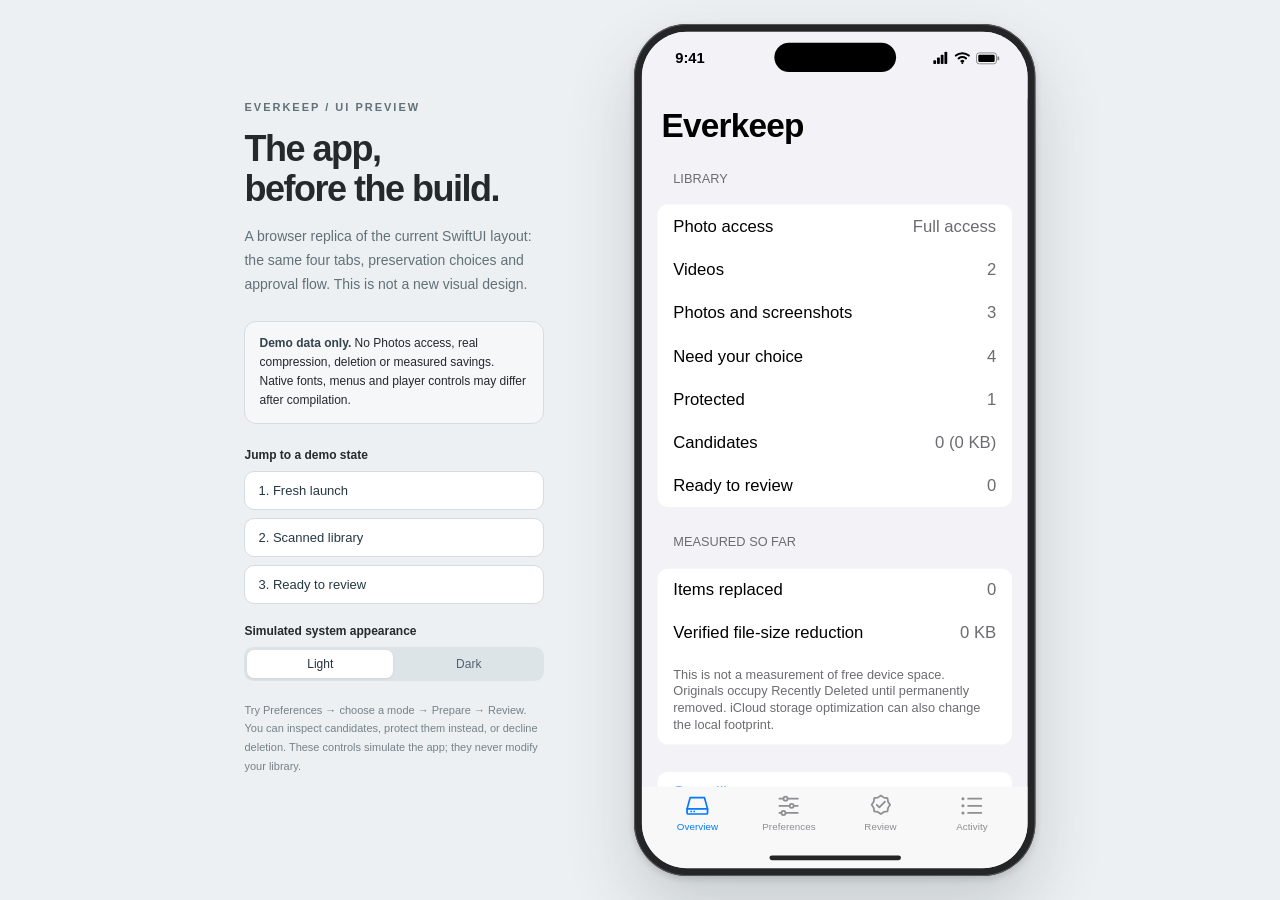
<file: app/Preview/index.html>
<!doctype html>
<html lang="en">
<head>
    <meta charset="utf-8">
    <meta name="viewport" content="width=device-width, initial-scale=1">
    <meta name="color-scheme" content="light dark">
    <title>EverKeep - interactive UI preview</title>
    <style>
        * { box-sizing: border-box; }
        :root { font-family: -apple-system, BlinkMacSystemFont, "SF Pro Text", "Segoe UI", sans-serif; color: #24292c; background: #edf0f2; }
        body { margin: 0; min-height: 100vh; }
        button, select { font: inherit; }
        button { cursor: pointer; touch-action: manipulation; }
        button:focus-visible, select:focus-visible { outline: 3px solid #53a1ff; outline-offset: 3px; }
        button:disabled { cursor: default; }
        .layout { min-height: 100vh; display: flex; justify-content: center; align-items: center; gap: clamp(32px, 7vw, 112px); padding: 24px; }
        .guide { width: 300px; flex: 0 0 300px; }
        .eyebrow { color: #617079; font-size: 11px; font-weight: 700; letter-spacing: 2px; text-transform: uppercase; }
        .guide h1 { font-size: 36px; line-height: 1.12; letter-spacing: -1.5px; margin: 16px 0; font-weight: 650; }
        .guide p { font-size: 14px; line-height: 1.7; color: #627078; margin: 0 0 24px; }
        .guide .notice { padding: 12px 14px; border: 1px solid #d5dde2; background: #f5f7f8; border-radius: 12px; font-size: 12px; line-height: 1.6; margin-bottom: 24px; }
        .notice strong { color: #35434c; }
        .controls-label { display: block; font-size: 12px; font-weight: 650; margin: 20px 0 9px; }
        .state-buttons { display: grid; gap: 8px; }
        .state-buttons button { text-align: left; padding: 11px 13px; border: 1px solid #d3dce2; border-radius: 10px; background: #fff; color: #263842; font-size: 13px; }
        .state-buttons button:hover { border-color: #9daeb9; background: #f8fafb; }
        .desktop-segments { display: flex; padding: 3px; gap: 3px; background: #dde4e8; border-radius: 9px; }
        .desktop-segments button { flex: 1; background: none; border: 0; padding: 7px; color: #53636e; font-size: 12px; border-radius: 7px; }
        .desktop-segments button[aria-pressed="true"] { background: white; color: #24323a; box-shadow: 0 1px 3px #00000012; }
        .guide .footnote { margin-top: 20px; font-size: 11px; color: #75828a; line-height: 1.7; }
        .device-space { position: relative; flex: none; }
        .device { position: absolute; transform-origin: top left; width: 409px; height: 868px; padding: 8px; border-radius: 54px; background: #242526; box-shadow: 0 34px 70px #24334030, 0 3px 8px #00000025, inset 0 0 0 1px #555657; }
        .screen {
            --bg: #f2f2f7; --card: #fff; --text: #000; --secondary: #6c6c70; --tertiary: #8e8e93;
            --line: #c6c6c84; --blue: #007aff; --bar: #f9f9f9ed; --segment: #e3e3e8;
            width: 393px; height: 852px; border-radius: 46px; overflow: hidden; position: relative;
            background: var(--bg); color: var(--text); font-size: 17px; line-height: 1.28; color-scheme: light;
        }
        .screen[data-theme="dark"] {
            --bg: #000; --card: #1c1c1e; --text: #fff; --secondary: #98989f; --tertiary: #8e8e93;
            --line: #54545899; --blue: #0a84ff; --bar: #1c1c1ef2; --segment: #2c2c2e; color-scheme: dark;
        }
        .screen button { color: var(--blue); background: transparent; border: 0; padding: 0; -webkit-tap-highlight-color: transparent; }
        .screen button:disabled { color: var(--tertiary); opacity: .55; }
        .statusbar { height: 54px; display: flex; align-items: center; justify-content: space-between; padding: 0 28px 0 34px; font-size: 15px; font-weight: 650; position: relative; z-index: 4; background: var(--bg); }
        .island { position: absolute; top: 11px; left: 50%; transform: translateX(-50%); height: 30px; width: 124px; background: #000; border-radius: 20px; }
        .status-icons { display: flex; align-items: center; gap: 5px; }
        .status-icons svg { width: 17px; height: 14px; }
        .status-icons .battery { width: 25px; }
        .app { display: flex; flex-direction: column; height: calc(100% - 54px); }
        .compact-nav { height: 14px; flex: none; text-align: center; background: var(--bg); position: relative; z-index: 2; }
        .compact-nav span { font-size: 17px; font-weight: 650; opacity: 0; transition: opacity .12s; position: relative; top: -4px; }
        .compact-nav.scrolled { height: 34px; box-shadow: 0 1px 0 var(--line); }
        .compact-nav.scrolled span { opacity: 1; top: 0; }
        .content { overflow-y: auto; overflow-x: hidden; flex: 1; min-height: 0; scrollbar-width: none; overscroll-behavior: contain; }
        .content::-webkit-scrollbar { display: none; }
        .title { margin: 8px 20px 28px; font-size: 34px; font-weight: 700; line-height: 1.12; letter-spacing: -.8px; }
        .section { margin: 0 16px 28px; }
        .section-title { color: var(--secondary); font-size: 13px; padding: 0 16px 7px; text-transform: uppercase; font-weight: 400; }
        .group { border-radius: 10px; overflow: hidden; background: var(--card); }
        .row { position: relative; padding: 11px 16px; min-height: 44px; }
        .row + .row::before { content: ""; height: .5px; position: absolute; left: 16px; right: 0; top: 0; background: var(--line); }
        .value-row { display: flex; align-items: center; justify-content: space-between; gap: 12px; }
        .value { color: var(--secondary); text-align: right; }
        .value-row .value { flex-shrink: 0; max-width: 48%; overflow-wrap: anywhere; }
        .footnote { font-size: 13px; line-height: 1.32; color: var(--secondary); }
        .caption { font-size: 12px; line-height: 1.28; color: var(--secondary); }
        .caption + .caption { margin-top: 3px; }
        .status-text { font-size: 13px; line-height: 1.35; }
        .empty { color: var(--secondary); padding: 13px 16px; }
        .empty-activity { display: grid; place-items: center; min-height: 420px; }
        .segments { display: flex; padding: 2px; border-radius: 8px; background: var(--segment); margin-top: 13px; }
        .segments button { flex: 1; padding: 5px 8px; font-size: 13px; color: var(--text); border-radius: 6px; position: relative; }
        .segments button[aria-pressed="true"] { background: var(--card); box-shadow: 0 1px 4px #00000024; font-weight: 600; }
        .segments button:disabled { opacity: 1; color: var(--secondary); }
        .item { display: flex; align-items: flex-start; gap: 12px; padding: 12px 16px; }
        .thumb { width: 64px; height: 64px; object-fit: contain; flex: 0 0 64px; border-radius: 2px; }
        .item-copy { min-width: 0; flex: 1; }
        .date { font-size: 17px; margin-bottom: 4px; }
        .metadata { font-size: 13px; color: var(--secondary); line-height: 1.32; margin-bottom: 5px; overflow-wrap: anywhere; }
        .mode-button { display: flex; align-items: center; gap: 5px; text-align: left; font-size: 16px; line-height: 1.3; margin: 6px 0; max-width: 100%; }
        .mode-button .icon { width: 12px; height: 12px; flex: 0 0 12px; }
        .note { color: #d78a1e; }
        .footer { padding: 15px 16px 12px; border-top: .5px solid var(--line); background: var(--bar); text-align: center; flex: none; }
        .footer .caption { margin-top: 6px; }
        .footer .link { font-size: 16px; display: inline-block; margin-bottom: 9px; }
        .screen .primary { color: #fff; background: var(--blue); border-radius: 9px; padding: 11px 17px; font-size: 17px; font-weight: 600; line-height: 1.25; display: inline-block; }
        .screen .primary:disabled { background: var(--segment); color: var(--tertiary); opacity: 1; }
        .review-row { padding: 12px 16px; }
        .review-row > * + * { margin-top: 4px; }
        .review-row .link { display: block; font-size: 17px; text-align: left; margin-top: 9px; }
        .review-row .small { font-size: 15px; }
        .progress { height: 4px; margin: 10px 0; border-radius: 4px; background: var(--segment); overflow: hidden; }
        .progress > span { display: block; height: 100%; background: var(--blue); transition: width .2s linear; }
        .tabs { height: 83px; background: var(--bar); border-top: .5px solid var(--line); display: grid; grid-template-columns: repeat(4, 1fr); padding: 7px 10px 28px; position: relative; flex: none; }
        .tabs button { color: var(--tertiary); display: flex; align-items: center; flex-direction: column; gap: 3px; font-size: 10px; line-height: 1.2; letter-spacing: .05px; }
        .tabs button[aria-selected="true"] { color: var(--blue); }
        .icon { width: 25px; height: 25px; stroke: currentColor; fill: none; stroke-width: 1.7; stroke-linecap: round; stroke-linejoin: round; }
        .home-indicator { width: 134px; height: 5px; border-radius: 6px; background: var(--text); position: absolute; bottom: 8px; left: 50%; transform: translateX(-50%); opacity: .85; pointer-events: none; z-index: 20; }
        .overlay { position: absolute; inset: 54px 0 0; z-index: 10; display: flex; align-items: flex-end; justify-content: center; background: #0006; padding: 0 8px 35px; }
        .overlay.alert-backdrop { align-items: center; padding-bottom: 80px; }
        .sheet { width: 100%; }
        .sheet-group { border-radius: 14px; overflow: hidden; background: var(--bar); backdrop-filter: blur(20px); }
        .sheet-head { text-align: center; padding: 15px 18px; font-size: 13px; color: var(--secondary); line-height: 1.4; }
        .sheet-head strong { display: block; font-size: 13px; margin-bottom: 6px; font-weight: 600; }
        .sheet button { width: 100%; padding: 16px 12px; font-size: 18px; border-top: .5px solid var(--line); text-align: center; }
        .sheet button.destructive, .alert button.destructive { color: #ff3b30; }
        .sheet .cancel { background: var(--card); border-radius: 14px; margin-top: 8px; border: 0; font-weight: 600; }
        .alert { width: 280px; border-radius: 14px; background: var(--bar); overflow: hidden; backdrop-filter: blur(20px); text-align: center; }
        .alert-copy { padding: 20px 18px 17px; font-size: 13px; line-height: 1.4; }
        .alert h2 { font-size: 17px; line-height: 1.3; margin: 0 0 8px; font-weight: 650; }
        .alert button { display: block; width: 100%; font-size: 17px; padding: 12px; border-top: .5px solid var(--line); }
        .preview-modal { position: absolute; inset: 12px 0 0; padding: 0; z-index: 11; border-radius: 16px 16px 0 0; display: flex; flex-direction: column; background: var(--bg); overflow: hidden; }
        .preview-nav { padding: 16px; display: grid; grid-template-columns: 1fr auto 1fr; align-items: center; background: var(--bar); }
        .preview-nav strong { font-size: 17px; grid-column: 2; }
        .preview-nav button { justify-self: end; font-size: 17px; }
        .preview-version { padding: 2px 16px 16px; }
        .preview-version .segments { margin-top: 10px; }
        .preview-media { flex: 1; min-height: 0; overflow: auto; display: grid; align-items: center; justify-items: center; }
        .preview-media img { display: block; width: 100%; height: auto; cursor: zoom-in; }
        .preview-media img.zoomed { width: 200%; max-width: none; justify-self: start; cursor: zoom-out; }
        .preview-media video { width: 100%; max-height: 100%; background: #000; }
        .demo-player { width: 100%; aspect-ratio: 16 / 9; background: #111; overflow: hidden; position: relative; }
        .demo-player img { width: 100%; height: 100%; object-fit: cover; cursor: default; transform: scale(1.06); }
        .demo-player.playing img { animation: demo-pan 8s linear infinite alternate; }
        .demo-player .play-demo { position: absolute; top: 50%; left: 50%; transform: translate(-50%, -50%); width: 50px; height: 50px; border-radius: 50%; background: #0009; color: white; font-size: 22px; }
        .demo-controls { position: absolute; bottom: 0; left: 0; right: 0; display: flex; align-items: center; gap: 9px; padding: 12px; background: linear-gradient(transparent, #000b); color: white; font-size: 11px; }
        .demo-controls input { flex: 1; min-width: 0; accent-color: white; }
        @keyframes demo-pan { from { transform: scale(1.08) translateX(-1.5%); } to { transform: scale(1.08) translateX(1.5%); } }
        .preview-caption { padding: 15px 20px 36px; text-align: center; }
        .preview-caption .demo-note { margin-top: 8px; opacity: .8; font-size: 11px; }
        .activity-title { font-size: 15px; }
        .activity-time { margin-top: 5px; font-size: 12px; color: var(--secondary); }
        .sr-only { position: absolute; width: 1px; height: 1px; padding: 0; margin: -1px; overflow: hidden; clip: rect(0,0,0,0); white-space: nowrap; border: 0; }
        @media (max-width: 800px) {
            .layout { flex-direction: column; gap: 22px; padding: 20px 12px; }
            .guide { flex: none; width: min(100%, 393px); }
            .guide h1 { font-size: 27px; margin: 8px 0; }
            .guide p, .guide .footnote { display: none; }
            .guide .notice { margin-bottom: 12px; }
            .state-buttons { grid-template-columns: repeat(3, 1fr); gap: 5px; }
            .state-buttons button { padding: 9px; font-size: 11px; }
            .controls-label { margin-top: 12px; }
            .theme-controls { display: none; }
        }
        @media (prefers-reduced-motion: reduce) { *, *::before, *::after { transition: none !important; scroll-behavior: auto !important; } }
    </style>
</head>
<body>
    <svg aria-hidden="true" style="position:absolute;width:0;height:0;overflow:hidden">
        <symbol id="drive" viewBox="0 0 24 24"><path d="M5 4h14l3 11v4a1 1 0 0 1-1 1H3a1 1 0 0 1-1-1v-4L5 4Z"/><path d="M2 15h20M6 17.5h.01M9 17.5h.01"/></symbol>
        <symbol id="sliders" viewBox="0 0 24 24"><path d="M3 5h4m4 0h10M3 12h10m4 0h4M3 19h2m4 0h12"/><circle cx="9" cy="5" r="2"/><circle cx="15" cy="12" r="2"/><circle cx="7" cy="19" r="2"/></symbol>
        <symbol id="seal" viewBox="0 0 24 24"><path d="m12 2 3 2 3.5.5.5 3.5 2 3-2 3-.5 3.5-3.5.5-3 2-3-2-3.5-.5L5 14l-2-3 2-3 .5-3.5L9 4l3-2Z"/><path d="m8 11 2.5 2.5L16 8"/></symbol>
        <symbol id="list" viewBox="0 0 24 24"><path d="M8 5h13M8 12h13M8 19h13"/><path d="M3 5h.01M3 12h.01M3 19h.01" stroke-width="3"/></symbol>
        <symbol id="chevron" viewBox="0 0 24 24"><path d="m6 9 6 6 6-6"/></symbol>
    </svg>
    <div class="layout">
        <aside class="guide" aria-label="Preview controls, not part of the native app">
            <div class="eyebrow">EverKeep / UI preview</div>
            <h1>The app,<br>before the build.</h1>
            <p>A browser replica of the current SwiftUI layout: the same four tabs, preservation choices and approval flow. This is not a new visual design.</p>
            <div class="notice"><strong>Demo data only.</strong> No Photos access, real compression, deletion or measured savings. Native fonts, menus and player controls may differ after compilation.</div>
            <span class="controls-label">Jump to a demo state</span>
            <div class="state-buttons">
                <button data-action="preset" data-value="fresh">1. Fresh launch</button>
                <button data-action="preset" data-value="scanned">2. Scanned library</button>
                <button data-action="preset" data-value="ready">3. Ready to review</button>
            </div>
            <div class="theme-controls">
                <span class="controls-label">Simulated system appearance</span>
                <div class="desktop-segments">
                    <button data-action="theme" data-value="light" aria-pressed="true">Light</button>
                    <button data-action="theme" data-value="dark" aria-pressed="false">Dark</button>
                </div>
            </div>
            <p class="footnote">Try Preferences &rarr; choose a mode &rarr; Prepare &rarr; Review. You can inspect candidates, protect them instead, or decline deletion. These controls simulate the app; they never modify your library.</p>
        </aside>
        <div class="device-space" id="device-space">
            <div class="device" id="device">
                <div class="screen" id="screen" data-theme="light">
                    <div class="statusbar" aria-hidden="true">
                        <span>9:41</span><div class="island"></div>
                        <div class="status-icons">
                            <svg viewBox="0 0 18 14" fill="currentColor"><rect x="1" y="9" width="3" height="4" rx=".8"/><rect x="5" y="6" width="3" height="7" rx=".8"/><rect x="9" y="3" width="3" height="10" rx=".8"/><rect x="13" y="0" width="3" height="13" rx=".8"/></svg>
                            <svg viewBox="0 0 18 14" fill="none" stroke="currentColor" stroke-width="2.2" stroke-linecap="round"><path d="M2 4a11 11 0 0 1 14 0M5 7a7 7 0 0 1 8 0M8 10a2 2 0 0 1 2 0"/><path d="M9 12h.01"/></svg>
                            <svg class="battery" viewBox="0 0 27 14" fill="none" stroke="currentColor"><rect x="1" y="1" width="22" height="12" rx="3" opacity=".45"/><path d="M25 5v4" stroke-width="2" opacity=".45"/><rect x="3" y="3" width="18" height="8" rx="1.5" fill="currentColor" stroke="none"/></svg>
                        </div>
                    </div>
                    <div class="app" id="app">
                        <div class="compact-nav" id="compact-nav" aria-hidden="true"><span id="compact-title">Everkeep</span></div>
                        <main class="content" id="content"></main>
                        <div id="footer"></div>
                        <nav class="tabs" role="tablist" aria-label="App tabs">
                            <button role="tab" id="tab-overview" aria-controls="content" data-action="tab" data-value="overview"><svg class="icon" aria-hidden="true"><use href="#drive"/></svg><span>Overview</span></button>
                            <button role="tab" id="tab-preferences" aria-controls="content" data-action="tab" data-value="preferences"><svg class="icon" aria-hidden="true"><use href="#sliders"/></svg><span>Preferences</span></button>
                            <button role="tab" id="tab-review" aria-controls="content" data-action="tab" data-value="review"><svg class="icon" aria-hidden="true"><use href="#seal"/></svg><span>Review</span></button>
                            <button role="tab" id="tab-activity" aria-controls="content" data-action="tab" data-value="activity"><svg class="icon" aria-hidden="true"><use href="#list"/></svg><span>Activity</span></button>
                        </nav>
                    </div>
                    <div id="modal"></div>
                    <div class="home-indicator" aria-hidden="true"></div>
                    <div class="sr-only" id="announcements" aria-live="polite"></div>
                </div>
            </div>
        </div>
    </div>
    <script>
        "use strict";
        const $ = (selector) => document.querySelector(selector);
        const escapeHTML = (value) => String(value).replace(/[&<>"']/g, (c) => ({ "&": "&amp;", "<": "&lt;", ">": "&gt;", '"': "&quot;", "'": "&#39;" }[c]));
        const modeTitles = { undecided: "Choose a preference", protected: "Protected - keep exactly", almostIdentical: "Almost identical", spaceFirst: "Space first" };
        const modeHelp = {
            undecided: "Nothing is optimized until you choose.",
            protected: "Keep the original exactly as captured.",
            almostIdentical: "Keep resolution and frame rate; require stricter similarity checks.",
            spaceFirst: "Videos may shrink to 720p. Keep frame rate and audio; keep photo dimensions and text readable."
        };
        const kindTitles = { photo: "Photo", screenshot: "Screenshot", video: "Video", livePhoto: "Live Photo" };
        const tabTitles = { overview: "Everkeep", preferences: "Preferences", review: "Review", activity: "Activity" };
        const state = {
            tab: "overview", filter: "all", authorization: "Full access", library: [], items: [],
            activity: [], commits: [], busy: false, progress: 0, message: "", lastResult: null, epoch: 0, overlay: null
        };
        let nextId = 1;
        let playbackFrame = null, playbackTime = 0;
        const art = {
            landscape: `<svg xmlns="http://www.w3.org/2000/svg" width="1600" height="1200" viewBox="0 0 800 600"><defs><linearGradient id="s" x2="0" y2="1"><stop stop-color="#b2d8e6"/><stop offset="1" stop-color="#f2e7cb"/></linearGradient><linearGradient id="w" x2="0" y2="1"><stop stop-color="#86b1ae"/><stop offset="1" stop-color="#3d777a"/></linearGradient></defs><path fill="url(#s)" d="M0 0h800v600H0z"/><circle cx="633" cy="137" r="44" fill="#fff3d4"/><path d="M0 330 155 140 300 328 460 185 680 385 800 250v350H0" fill="#809c9a"/><path d="m70 242 85-102 78 102-49-22-31 31-37-37z" fill="#dae4df"/><path d="m330 330 130-145 112 102-70-20-42 38-41-34z" fill="#e0e6db"/><path d="M0 370q230-40 410 5t390-15v240H0" fill="url(#w)"/><path d="M0 500q110-73 220-43t155 143H0" fill="#41695c"/><path d="M800 430q-90 22-140 90t-60 80h200" fill="#36594c"/><path d="M170 413h110m228 49h100m-249 48h150" stroke="#c1d4c7" stroke-width="3" opacity=".45"/></svg>`,
            video: `<svg xmlns="http://www.w3.org/2000/svg" width="1920" height="1080" viewBox="0 0 800 450"><defs><linearGradient id="v" x2="0" y2="1"><stop stop-color="#a8cfdf"/><stop offset="1" stop-color="#e7dbb2"/></linearGradient></defs><path fill="url(#v)" d="M0 0h800v450H0z"/><path d="M0 240q160-100 350-10t450-35v255H0" fill="#9eb189"/><path d="M0 310q200-110 440-20t360 5v155H0" fill="#6c8c69"/><path d="M280 450q160-130 110-180" stroke="#d4c7a2" stroke-width="38" fill="none"/><circle cx="492" cy="219" r="19" fill="#d2a27e"/><path d="m472 248 38-9 12 70-41 5z" fill="#c67e63"/><path d="m487 311-13 64m34-66 16 62" stroke="#4b5357" stroke-width="14" stroke-linecap="round"/><circle cx="563" cy="251" r="14" fill="#d2a27e"/><path d="m550 269 29-3 2 47-31 2z" fill="#e0c779"/><path d="m557 313-7 41m23-42 12 37m-68-79 32 12" stroke="#566a78" stroke-width="10" stroke-linecap="round"/></svg>`,
            screenshot: `<svg xmlns="http://www.w3.org/2000/svg" width="900" height="1600" viewBox="0 0 360 640"><path fill="#f3f5f6" d="M0 0h360v640H0z"/><path fill="#fff" d="M0 0h360v88H0z"/><text x="24" y="35" font-family="sans-serif" font-size="12" fill="#182632">9:41</text><text x="180" y="68" text-anchor="middle" font-family="sans-serif" font-weight="600" font-size="18" fill="#182632">Demo chat</text><rect x="18" y="116" width="260" height="86" rx="17" fill="#fff"/><text x="34" y="145" font-family="sans-serif" font-size="16" fill="#263741">Meet tomorrow at 10:30?</text><text x="34" y="174" font-family="sans-serif" font-size="16" fill="#263741">Same place as last time.</text><rect x="86" y="222" width="256" height="64" rx="17" fill="#d9eacf"/><text x="102" y="260" font-family="sans-serif" font-size="16" fill="#263741">Yes! See you there.</text><rect x="18" y="310" width="270" height="105" rx="17" fill="#fff"/><text x="34" y="340" font-family="sans-serif" font-size="16" fill="#263741">Reference: 12345</text><text x="34" y="370" font-family="sans-serif" font-size="16" fill="#263741">Keep these details readable.</text><text x="34" y="395" font-family="sans-serif" font-size="11" fill="#71808b">Synthetic text, not a real conversation.</text></svg>`
        };
        const imageURL = (item) => "data:image/svg+xml;charset=utf-8," + encodeURIComponent(art[item.art]);
        const bytes = (value) => value === 0 ? "0 KB" : value >= 1e9 ? `${(value / 1e9).toFixed(2)} GB` : value >= 1e6 ? `${(value / 1e6).toFixed(1)} MB` : `${Math.round(value / 1e3)} KB`;
        const canOptimize = (mode) => mode === "almostIdentical" || mode === "spaceFirst";
        const isImage = (item) => item.kind === "photo" || item.kind === "screenshot";
        const disabled = (condition) => condition ? " disabled" : "";
        const icon = (id) => `<svg class="icon" aria-hidden="true"><use href="#${id}"/></svg>`;
        function makeItem(spec) {
            return { id: `demo-${nextId++}`, mode: "undecided", analyzed: false, tx: null, favorite: false, hdr: false, ...spec };
        }
        function standardPair() {
            return [
                makeItem({ kind: "photo", date: "Nov 1, 2026 at 12:00 PM", width: 1600, height: 1200, size: 5400000, codec: "public.jpeg", art: "landscape" }),
                makeItem({ kind: "video", date: "Nov 1, 2026 at 12:02 PM", width: 3840, height: 2160, size: 88000000, codec: "hvc1", duration: "0:20", fps: 60, art: "video" })
            ];
        }
        function mixedLibrary() {
            return [...standardPair(),
                makeItem({ kind: "screenshot", date: "Nov 2, 2026 at 9:41 AM", width: 1290, height: 2796, size: 1800000, codec: "public.png", text: true, art: "screenshot" }),
                makeItem({ kind: "photo", date: "Oct 28, 2026 at 4:18 PM", width: 4032, height: 3024, size: 7200000, codec: "public.heic", favorite: true, art: "landscape" }),
                makeItem({ kind: "video", date: "Oct 25, 2026 at 6:30 PM", width: 3840, height: 2160, size: 120000000, codec: "hvc1", hdr: true, duration: "0:30", fps: 30, art: "video" }),
                makeItem({ kind: "livePhoto", date: "Oct 21, 2026 at 10:12 AM", width: 4032, height: 3024, size: 9000000, codec: "public.heic", art: "landscape" })
            ];
        }
        function decision(item) {
            if (item.mode === "protected") return ["protect", "You protected this item."];
            if (item.favorite && !canOptimize(item.mode)) return ["protect", "Favorites are protected."];
            if (item.kind === "livePhoto") return ["deferred", "Live Photo pairing is not validated yet, so the original is kept."];
            if (item.analyzed && item.hdr) return ["notEligible", "HDR and wide-colour video is not supported yet."];
            if (item.analyzed && item.size < (isImage(item) ? 250000 : 20000000)) return ["keepAsIs", "Too small to be worth changing."];
            if (!canOptimize(item.mode)) return ["askUser", "Choose Protected, Almost identical or Space first before optimization."];
            return ["optimize", item.mode === "spaceFirst"
                ? "You allowed smaller video dimensions; frame rate and audio are preserved."
                : "Its bitrate is high enough to be worth preparing a candidate."];
        }
        const visibleItems = () => state.items.filter((item) => state.filter === "all" || (state.filter === "videos" ? item.kind === "video" : item.kind !== "video"));
        const candidates = () => state.items.filter((item) => decision(item)[0] === "optimize" && (!item.tx || item.tx.state === "failed" || (item.tx.state === "rejected" && item.tx.mode !== item.mode)));
        const ready = () => state.items.filter((item) => item.tx?.state === "ready" && item.tx.mode === item.mode && canOptimize(item.mode));
        function summary() {
            return {
                videos: state.items.filter((i) => i.kind === "video").length,
                photos: state.items.filter(isImage).length,
                ask: state.items.filter((i) => decision(i)[0] === "askUser").length,
                protected: state.items.filter((i) => decision(i)[0] === "protect").length,
                saved: state.commits.reduce((n, tx) => n + tx.originalBytes - tx.candidateBytes, 0)
            };
        }
        function section(title, content) {
            return `<section class="section">${title ? `<h2 class="section-title">${escapeHTML(title)}</h2>` : ""}<div class="group">${content}</div></section>`;
        }
        const valueRow = (label, value) => `<div class="row value-row"><span>${escapeHTML(label)}</span><span class="value">${escapeHTML(value)}</span></div>`;
        const progress = () => state.busy ? `<div class="progress" role="progressbar" aria-label="Processing" aria-valuenow="${Math.round(state.progress * 100)}" aria-valuemin="0" aria-valuemax="100"><span style="width:${state.progress * 100}%"></span></div>` : "";
        function overviewHTML() {
            const s = summary();
            return section("Library",
                valueRow("Photo access", state.authorization) + valueRow("Videos", s.videos) +
                valueRow("Photos and screenshots", s.photos) + valueRow("Need your choice", s.ask) +
                valueRow("Protected", s.protected) + valueRow("Candidates", `${candidates().length} (${bytes(candidates().reduce((n, i) => n + i.size, 0))})`) +
                valueRow("Ready to review", ready().length)
            ) + section("Measured so far",
                valueRow("Items replaced", state.commits.length) + valueRow("Verified file-size reduction", bytes(s.saved)) +
                `<div class="row footnote">This is not a measurement of free device space. Originals occupy Recently Deleted until permanently removed. iCloud storage optimization can also change the local footprint.</div>`
            ) + section("", `<div class="row"><button id="scanButton" data-action="scan"${disabled(state.busy)}>Scan library</button></div><div class="row status-text">${progress()}${escapeHTML(state.message)}</div>`) +
                section("Simulator demo", `<div class="row"><button id="demoMediaButton" data-action="import"${disabled(state.busy)}>Add two demo items to Photos</button></div><div class="row footnote">Adds synthetic media only. Each tap adds a new pair; it never replaces existing items.</div>`);
        }
        function metadata(item) {
            const parts = [kindTitles[item.kind], `${item.width}x${item.height}`];
            if (item.kind === "video") parts.push(item.duration);
            if (isImage(item) || item.analyzed) parts.push(item.codec);
            parts.push(item.analyzed ? bytes(item.size) : "Size analyzed after your choice");
            return parts.join(" \u00b7 ");
        }
        function preferencesHTML() {
            const intro = `<div class="row"><div class="footnote">You choose what may change. Favorites stay protected unless you explicitly choose another preference. Nothing is replaced by choosing or preparing.</div><div class="segments" role="group" aria-label="Media filter">${["all", "photos", "videos"].map((filter) => `<button data-action="filter" data-value="${filter}" aria-pressed="${state.filter === filter}">${filter[0].toUpperCase() + filter.slice(1)}</button>`).join("")}</div></div>`;
            const items = visibleItems().map((item) => `<div class="row item">
                <img class="thumb" src="${imageURL(item)}" alt="Synthetic ${escapeHTML(kindTitles[item.kind].toLowerCase())} preview">
                <div class="item-copy"><div class="date">${escapeHTML(item.date)}</div><div class="metadata">${escapeHTML(metadata(item))}</div>
                <button class="mode-button" data-action="mode-menu" data-id="${item.id}" aria-label="Preservation for ${escapeHTML(item.date)}: ${modeTitles[item.mode]}"${disabled(state.busy)}>${modeTitles[item.mode]}${icon("chevron")}</button>
                <div class="caption">${escapeHTML(decision(item)[1])}</div>
                ${item.tx?.note ? `<div class="caption note">${escapeHTML(item.tx.note)}</div>` : ""}</div></div>`).join("");
            return section("", intro) + section("", items || `<div class="empty">Scan the Photos library first, or choose another filter.</div>`);
        }
        function reviewHTML() {
            let html = section("", ready().map((item) => `<div class="row review-row">
                <div class="date">${escapeHTML(item.date)}</div>
                <div class="small">${kindTitles[item.kind]} - ${modeTitles[item.mode]}</div>
                <div class="small">${bytes(item.size)} to ${bytes(item.tx.candidateBytes)}</div>
                <div class="caption">Similarity ${item.tx.mean.toFixed(3)} on average, ${item.tx.min.toFixed(3)} at the worst of ${item.tx.frames} frames</div>
                <div class="caption">Dimensions: ${item.width}x${item.height} to ${item.tx.width}x${item.tx.height}</div>
                <div class="caption">Thumbnail similarity: 0.997 at worst</div>
                <button class="link" data-action="inspect" data-id="${item.id}"${disabled(state.busy)}>Inspect original and candidate</button>
                <button class="link" data-action="protect" data-id="${item.id}"${disabled(state.busy)}>Protect instead</button>
                </div>`).join("") || `<div class="empty">Nothing to review yet.</div>`);
            html += section("", `<div class="row footnote">Approving adds the smaller copy to Photos and checks Photos' own preview before requesting deletion. iCloud Photos propagates replacement and deletion to synced devices. Original quality cannot be restored after permanent deletion. Asset identifiers and system categories may change.</div>`);
            html += section("", `<div class="row status-text">${progress()}${escapeHTML(state.message)}</div>`);
            if (state.lastResult) html += section("", `<div class="row status-text" id="doneBanner">Done: ${state.lastResult.committed} replaced, ${state.lastResult.duplicatesKept} kept both copies, ${state.lastResult.failed} failed.</div>`);
            return html;
        }
        function activityHTML() {
            if (!state.activity.length) return `<div class="empty-activity">Nothing has happened yet.</div>`;
            return section("", state.activity.slice().reverse().map((entry) => `<div class="row"><div class="activity-title">${escapeHTML(entry.event)}</div>${entry.detail ? `<div class="footnote">${escapeHTML(entry.detail)}</div>` : ""}<div class="activity-time">${entry.time}</div></div>`).join(""));
        }
        function render(resetScroll = false) {
            const content = $("#content"), oldScroll = content.scrollTop;
            const body = { overview: overviewHTML, preferences: preferencesHTML, review: reviewHTML, activity: activityHTML }[state.tab]();
            content.innerHTML = `<h1 class="title">${tabTitles[state.tab]}</h1>${body}`;
            content.setAttribute("aria-labelledby", `tab-${state.tab}`);
            content.scrollTop = resetScroll ? 0 : oldScroll;
            $("#compact-title").textContent = tabTitles[state.tab];
            document.querySelectorAll(".tabs button").forEach((button) => {
                const active = button.dataset.value === state.tab;
                button.setAttribute("aria-selected", String(active));
                button.tabIndex = active ? 0 : -1;
            });
            let footer = "";
            if (state.tab === "preferences") {
                const count = visibleItems().filter((i) => candidates().includes(i)).length;
                footer = `<div class="footer"><button class="link" id="bulkPreferenceButton" data-action="bulk-menu"${disabled(state.busy || !visibleItems().some((i) => i.mode === "undecided"))}>Apply to unassigned ${state.filter}</button><br><button class="primary" id="prepareButton" data-action="prepare"${disabled(state.busy || !count)}>Prepare ${count} candidates</button>${progress()}<div class="caption" role="status">${escapeHTML(state.message)}</div><div class="caption">Preparing creates temporary candidates only. Photos remains your only permanent media library.</div></div>`;
            } else if (state.tab === "review") {
                footer = `<div class="footer"><button class="primary" id="approveButton" data-action="approve"${disabled(state.busy || !ready().length)}>Approve ${ready().length} and replace</button></div>`;
            }
            $("#footer").innerHTML = footer;
            $("#announcements").textContent = state.message;
            updateNavigation();
        }
        function updateNavigation() { $("#compact-nav").classList.toggle("scrolled", $("#content").scrollTop > 45); }
        $("#content").addEventListener("scroll", updateNavigation, { passive: true });
        function log(event, detail = "") {
            state.activity.push({ event, detail, time: new Date().toLocaleTimeString([], { hour: "numeric", minute: "2-digit", second: "2-digit" }) });
        }
        function showModal(content, kind = "sheet") {
            $("#app").inert = true;
            $("#modal").innerHTML = `<div class="overlay ${kind === "alert" ? "alert-backdrop" : ""}"><div class="${kind}" role="dialog" aria-modal="true" aria-label="${kind === "alert" ? "System confirmation" : "Choose an action"}" tabindex="-1">${content}</div></div>`;
            $("#modal [role=dialog]").focus();
        }
        function closeModal() {
            stopDemoPlayback();
            $("#modal").querySelectorAll("video").forEach((video) => video.pause());
            $("#modal").innerHTML = "";
            $("#app").inert = false;
            state.overlay = null;
        }
        function actionSheet(title, message, actions) {
            showModal(`<div class="sheet-group"><div class="sheet-head"><strong>${escapeHTML(title)}</strong>${escapeHTML(message)}</div>${actions.map((a) => `<button data-action="${a.action}"${a.value ? ` data-value="${a.value}"` : ""}${a.id ? ` data-id="${a.id}"` : ""}>${escapeHTML(a.title)}</button>`).join("")}</div><button class="cancel" data-action="cancel">Cancel</button>`);
        }
        function requestAccess(next) {
            if (state.authorization === "Full access") { next(); return; }
            if (state.authorization === "Denied") {
                state.message = "Photo access is needed. Allow it in Settings.";
                render();
                return;
            }
            state.overlay = { type: "permission", next };
            showModal(`<div class="alert-copy"><h2>&ldquo;Everkeep&rdquo; Would Like to Access Your Photos</h2>Everkeep reads photos and videos you choose to optimize. Protected items stay unchanged; replacement needs your approval.</div><button data-action="allow">Allow Full Access</button><button data-action="deny">Don't Allow</button>`, "alert");
        }
        const wait = (ms) => new Promise((resolve) => setTimeout(resolve, ms));
        async function runWork(message, work) {
            if (state.busy) return;
            const epoch = state.epoch;
            state.busy = true; state.progress = 0; state.message = message; render();
            try { await work(() => epoch === state.epoch); }
            catch (error) {
                if (epoch === state.epoch) { state.message = `Preview simulation failed: ${error.message}`; console.error(error); }
            } finally {
                if (epoch === state.epoch) { state.busy = false; state.progress = 0; render(); }
            }
        }
        function scanLibrary() {
            requestAccess(() => runWork("Scanning the library...", async (active) => {
                await wait(450); if (!active()) return;
                state.items = state.library;
                const s = summary();
                state.message = `Found ${s.photos} photos/screenshots and ${s.videos} videos; ${candidates().length} candidates. 0 analysis failures; originals unchanged.`;
            }));
        }
        async function assignMode(ids, mode) {
            closeModal();
            await runWork(`Saving ${modeTitles[mode]}...`, async (active) => {
                await wait(250); if (!active()) return;
                for (const id of ids) {
                    const item = state.items.find((i) => i.id === id);
                    if (!item) continue;
                    if (item.tx?.state === "ready") {
                        item.tx.state = "rejected";
                        item.tx.note = "The candidate was discarded; the original is untouched.";
                        log("transaction.rejected", item.tx.note);
                    }
                    item.mode = mode;
                    if (canOptimize(mode) && item.kind !== "livePhoto") item.analyzed = true;
                    log(`preference.${mode}`);
                }
                state.message = `Preference saved. ${modeHelp[mode]} No original was changed.`;
            });
        }
        function transaction(item) {
            const shrink = item.kind === "video" && item.mode === "spaceFirst" && !item.text && Math.min(item.width, item.height) > 720;
            const scale = shrink ? 720 / Math.min(item.width, item.height) : 1;
            return {
                state: "ready", mode: item.mode, originalBytes: item.size,
                candidateBytes: Math.round(item.size * (item.mode === "spaceFirst" ? 0.35 : item.text ? 0.72 : 0.61)),
                width: Math.round(item.width * scale / 2) * 2, height: Math.round(item.height * scale / 2) * 2,
                mean: item.mode === "spaceFirst" ? 0.984 : 0.998, min: item.mode === "spaceFirst" ? 0.974 : 0.991,
                frames: isImage(item) ? 1 : 12
            };
        }
        async function prepare() {
            const selected = visibleItems().filter((i) => candidates().includes(i));
            await runWork(`Preparing ${selected.length} candidates; originals are untouched...`, async (active) => {
                state.lastResult = null;
                for (let n = 0; n < selected.length; n++) {
                    const item = selected[n];
                    for (let step = 1; step <= 3; step++) {
                        await wait(230); if (!active()) return;
                        state.progress = (n + step / 3) / selected.length;
                        state.message = step < 3 ? `Encoding ${Math.round(step / 3 * 100)}% (rung 1 of 3)` : "Checking quality and integrity...";
                        render();
                    }
                    item.tx = transaction(item);
                    log("transaction.preparing"); log("transaction.validating"); log("transaction.ready");
                }
                state.message = `Prepared ${selected.length}: ${selected.length} ready, 0 below the quality bar, 0 failed.`;
            });
        }
        function inspect(item, original = false) {
            stopDemoPlayback();
            playbackTime = 0;
            $("#modal").querySelectorAll("video").forEach((video) => video.pause());
            state.overlay = { type: "inspect", id: item.id, original };
            $("#app").inert = true;
            const media = item.kind === "video"
                ? `<div class="demo-player" id="demo-player"><img src="${imageURL(item)}" alt="Illustrative video scene"><button class="play-demo" data-action="play-demo" aria-label="Play demo animation">&#9654;</button><div class="demo-controls"><span id="demo-time">0:00</span><input id="demo-seek" type="range" min="0" max="20" step="0.1" value="0" aria-label="Demo playback position"><span>0:20</span></div></div>`
                : `<img src="${imageURL(item)}" alt="${original ? "Original" : "Candidate"} synthetic image" data-action="zoom">`;
            $("#modal").innerHTML = `<div class="preview-modal" role="dialog" aria-modal="true" aria-label="Review candidate" tabindex="-1"><div class="preview-nav"><strong>Review candidate</strong><button data-action="cancel">Done</button></div><div class="preview-version"><div class="segments" role="group" aria-label="Version"><button data-action="version" data-value="candidate" aria-pressed="${!original}">Candidate</button><button data-action="version" data-value="original" aria-pressed="${original}">Original</button></div></div><div class="preview-media">${media}</div><div class="preview-caption footnote">${isImage(item) ? "Click to zoom. This is a review preview, not a separate saved gallery." : "Compare motion and sound before approving."}<div class="demo-note">Visual demo only: both versions use the same synthetic illustration${isImage(item) ? "" : " with silent, illustrative animation"}. No encoding has occurred.</div></div></div>`;
            $("#modal [role=dialog]").focus();
        }
        function stopDemoPlayback() {
            if (playbackFrame !== null) cancelAnimationFrame(playbackFrame);
            playbackFrame = null;
        }
        function toggleDemoPlayback() {
            const player = $("#demo-player");
            if (!player) return;
            const playing = player.classList.toggle("playing");
            const button = player.querySelector(".play-demo");
            button.innerHTML = playing ? "&#10074;&#10074;" : "&#9654;";
            button.setAttribute("aria-label", playing ? "Pause demo animation" : "Play demo animation");
            stopDemoPlayback();
            if (!playing) return;
            let previous = performance.now();
            function tick(now) {
                if (!player.isConnected) { stopDemoPlayback(); return; }
                playbackTime = (playbackTime + (now - previous) / 1000) % 20;
                previous = now;
                $("#demo-time").textContent = `0:${Math.floor(playbackTime).toString().padStart(2, "0")}`;
                $("#demo-seek").value = playbackTime;
                playbackFrame = requestAnimationFrame(tick);
            }
            playbackFrame = requestAnimationFrame(tick);
        }
        function beginApproval() {
            const selected = ready();
            closeModal();
            runWork(`Replacing ${selected.length} approved items in Photos...`, async (active) => {
                state.lastResult = null;
                for (let step = 1; step <= 3; step++) {
                    await wait(260); if (!active()) return;
                    state.progress = step / 3;
                    state.message = ["Checking quality and integrity...", "Adding the smaller copy to Photos...", "Verifying the copy..."][step - 1];
                    render();
                }
                state.busy = false;
                state.overlay = { type: "delete", ids: selected.map((i) => i.id) };
                showModal(`<div class="alert-copy"><h2>Allow &ldquo;Everkeep&rdquo; to delete ${selected.length} ${selected.length === 1 ? "item" : "items"}?</h2>These originals will be moved to Recently Deleted. If iCloud Photos is enabled, deletion also affects your synced devices.</div><button class="destructive" data-action="delete">Delete ${selected.length} ${selected.length === 1 ? "Item" : "Items"}</button><button data-action="keep-both">Don't Allow</button>`, "alert");
            });
        }
        function finishApproval(removeOriginals) {
            const ids = state.overlay?.ids ?? [];
            closeModal();
            const result = { committed: 0, duplicatesKept: 0, failed: 0 };
            let reduction = 0;
            for (const id of ids) {
                const item = state.library.find((i) => i.id === id);
                if (!item || item.tx?.state !== "ready") continue;
                const tx = item.tx;
                log("transaction.replacing"); log("transaction.verifying");
                const replacement = makeItem({ ...item, id: `demo-${nextId++}`, mode: "undecided", analyzed: false, tx: null, size: tx.candidateBytes, width: tx.width, height: tx.height });
                if (removeOriginals) {
                    state.library = state.library.filter((i) => i.id !== id);
                    state.commits.push(tx); reduction += tx.originalBytes - tx.candidateBytes;
                    result.committed++; log("transaction.committed", "Simulated replacement; no actual Photos item was changed.");
                } else {
                    tx.state = "duplicateKept"; tx.note = "Deletion was declined; both copies are kept.";
                    result.duplicatesKept++; log("transaction.duplicateKept", tx.note);
                }
                state.library.push(replacement);
            }
            state.items = state.library;
            state.lastResult = result;
            state.message = `Replaced ${result.committed}, kept both copies of ${result.duplicatesKept}, 0 failed. Verified file-size reduction: ${bytes(reduction)}. Device space returns after Recently Deleted releases the originals.`;
            render();
        }
        function loadPreset(preset) {
            state.epoch++;
            closeModal();
            state.busy = false; state.progress = 0; state.activity = []; state.commits = []; state.lastResult = null;
            state.filter = "all"; state.tab = preset === "ready" ? "review" : "overview";
            state.library = preset === "fresh" ? [] : mixedLibrary();
            state.items = preset === "fresh" ? [] : state.library;
            state.authorization = preset === "fresh" ? "Not asked yet" : "Full access";
            state.message = "Scan Photos, then choose how each item may be preserved.";
            if (preset === "ready") {
                for (const item of state.items.slice(0, 3)) {
                    item.mode = item.kind === "video" ? "spaceFirst" : "almostIdentical";
                    item.analyzed = true; item.tx = transaction(item);
                    log(`preference.${item.mode}`); log("transaction.ready");
                }
                state.message = "Prepared 3: 3 ready, 0 below the quality bar, 0 failed.";
            } else if (preset === "scanned") {
                const s = summary();
                state.message = `Found ${s.photos} photos/screenshots and ${s.videos} videos; 0 candidates. 0 analysis failures; originals unchanged.`;
            }
            render(true);
        }
        document.addEventListener("click", (event) => {
            const button = event.target.closest("[data-action]");
            if (!button || button.disabled) return;
            const { action, value, id } = button.dataset;
            const item = state.items.find((i) => i.id === id);
            switch (action) {
                case "preset": loadPreset(value); break;
                case "theme":
                    $("#screen").dataset.theme = value;
                    document.querySelectorAll('[data-action="theme"]').forEach((b) => b.setAttribute("aria-pressed", String(b.dataset.value === value)));
                    break;
                case "tab": state.tab = value; render(true); break;
                case "filter": state.filter = value; render(); break;
                case "scan": scanLibrary(); break;
                case "import":
                    requestAccess(() => {
                        state.library.push(...standardPair()); state.items = state.library;
                        state.message = "Added two synthetic demo items. Choose their preferences before preparing."; render();
                    });
                    break;
                case "allow": {
                    const next = state.overlay?.next;
                    state.authorization = "Full access"; closeModal(); next?.(); break;
                }
                case "deny": closeModal(); state.authorization = "Denied"; state.message = "Photo access is needed. Allow it in Settings."; render(); break;
                case "mode-menu":
                    if (item) actionSheet("Preservation", "Your choice controls what may change.", Object.entries(modeTitles).map(([mode, title]) => ({ title: (item.mode === mode ? "\u2713 " : "") + title, action: "set-mode", value: mode, id })));
                    break;
                case "set-mode": assignMode([id], value); break;
                case "protect": assignMode([id], "protected"); break;
                case "bulk-menu":
                    actionSheet("Apply to unassigned items", "Existing choices and protected items are not overridden.", Object.entries(modeTitles).filter(([mode]) => mode !== "undecided").map(([mode, title]) => ({ title, action: "bulk-confirm", value: mode })));
                    break;
                case "bulk-confirm":
                    actionSheet("Apply a preference to unassigned items?", modeHelp[value], [{ title: `Apply ${modeTitles[value]}`, action: "bulk-apply", value }]); break;
                case "bulk-apply": assignMode(visibleItems().filter((i) => i.mode === "undecided").map((i) => i.id), value); break;
                case "prepare": prepare(); break;
                case "inspect": if (item) inspect(item); break;
                case "version": {
                    const inspected = state.items.find((i) => i.id === state.overlay?.id);
                    if (inspected) inspect(inspected, value === "original"); break;
                }
                case "zoom": button.classList.toggle("zoomed"); break;
                case "play-demo": toggleDemoPlayback(); break;
                case "approve":
                    actionSheet("Replace approved items in Photos?", "This affects iCloud-synced devices too. Originals stay in Recently Deleted until permanently removed. No original is deleted if you decline the system prompt.", [{ title: "Add verified copies and request deletion", action: "approve-confirm" }]); break;
                case "approve-confirm": beginApproval(); break;
                case "delete": finishApproval(true); break;
                case "keep-both": finishApproval(false); break;
                case "cancel": closeModal(); break;
            }
        });
        document.addEventListener("keydown", (event) => {
            if (event.key === "Escape" && state.overlay?.type !== "delete") closeModal();
            const dialog = $("#modal [role=dialog]");
            if (event.key === "Tab" && dialog) {
                const buttons = [...dialog.querySelectorAll("button:not(:disabled), input[type=range], video[controls]")];
                const first = buttons[0], last = buttons[buttons.length - 1];
                if (event.shiftKey && (event.target === first || event.target === dialog)) {
                    event.preventDefault(); last?.focus();
                } else if (!event.shiftKey && event.target === last) {
                    event.preventDefault(); first?.focus();
                }
            }
            const tab = event.target.closest('[role="tab"]');
            if (tab && ["ArrowLeft", "ArrowRight"].includes(event.key)) {
                event.preventDefault();
                const tabs = ["overview", "preferences", "review", "activity"];
                state.tab = tabs[(tabs.indexOf(state.tab) + (event.key === "ArrowRight" ? 1 : 3)) % 4];
                render(true); $(`#tab-${state.tab}`).focus();
            }
        });
        document.addEventListener("input", (event) => {
            if (event.target.id === "demo-seek") {
                playbackTime = Number(event.target.value);
                $("#demo-time").textContent = `0:${Math.floor(playbackTime).toString().padStart(2, "0")}`;
            }
        });
        function fitDevice() {
            const scale = Math.min(1, (innerHeight - 48) / 868, (innerWidth - 28) / 409);
            $("#device").style.transform = `scale(${Math.max(.45, scale)})`;
            $("#device-space").style.width = `${409 * Math.max(.45, scale)}px`;
            $("#device-space").style.height = `${868 * Math.max(.45, scale)}px`;
        }
        addEventListener("resize", fitDevice);
        fitDevice();
        loadPreset("scanned");
    </script>
</body>
</html>
</file>
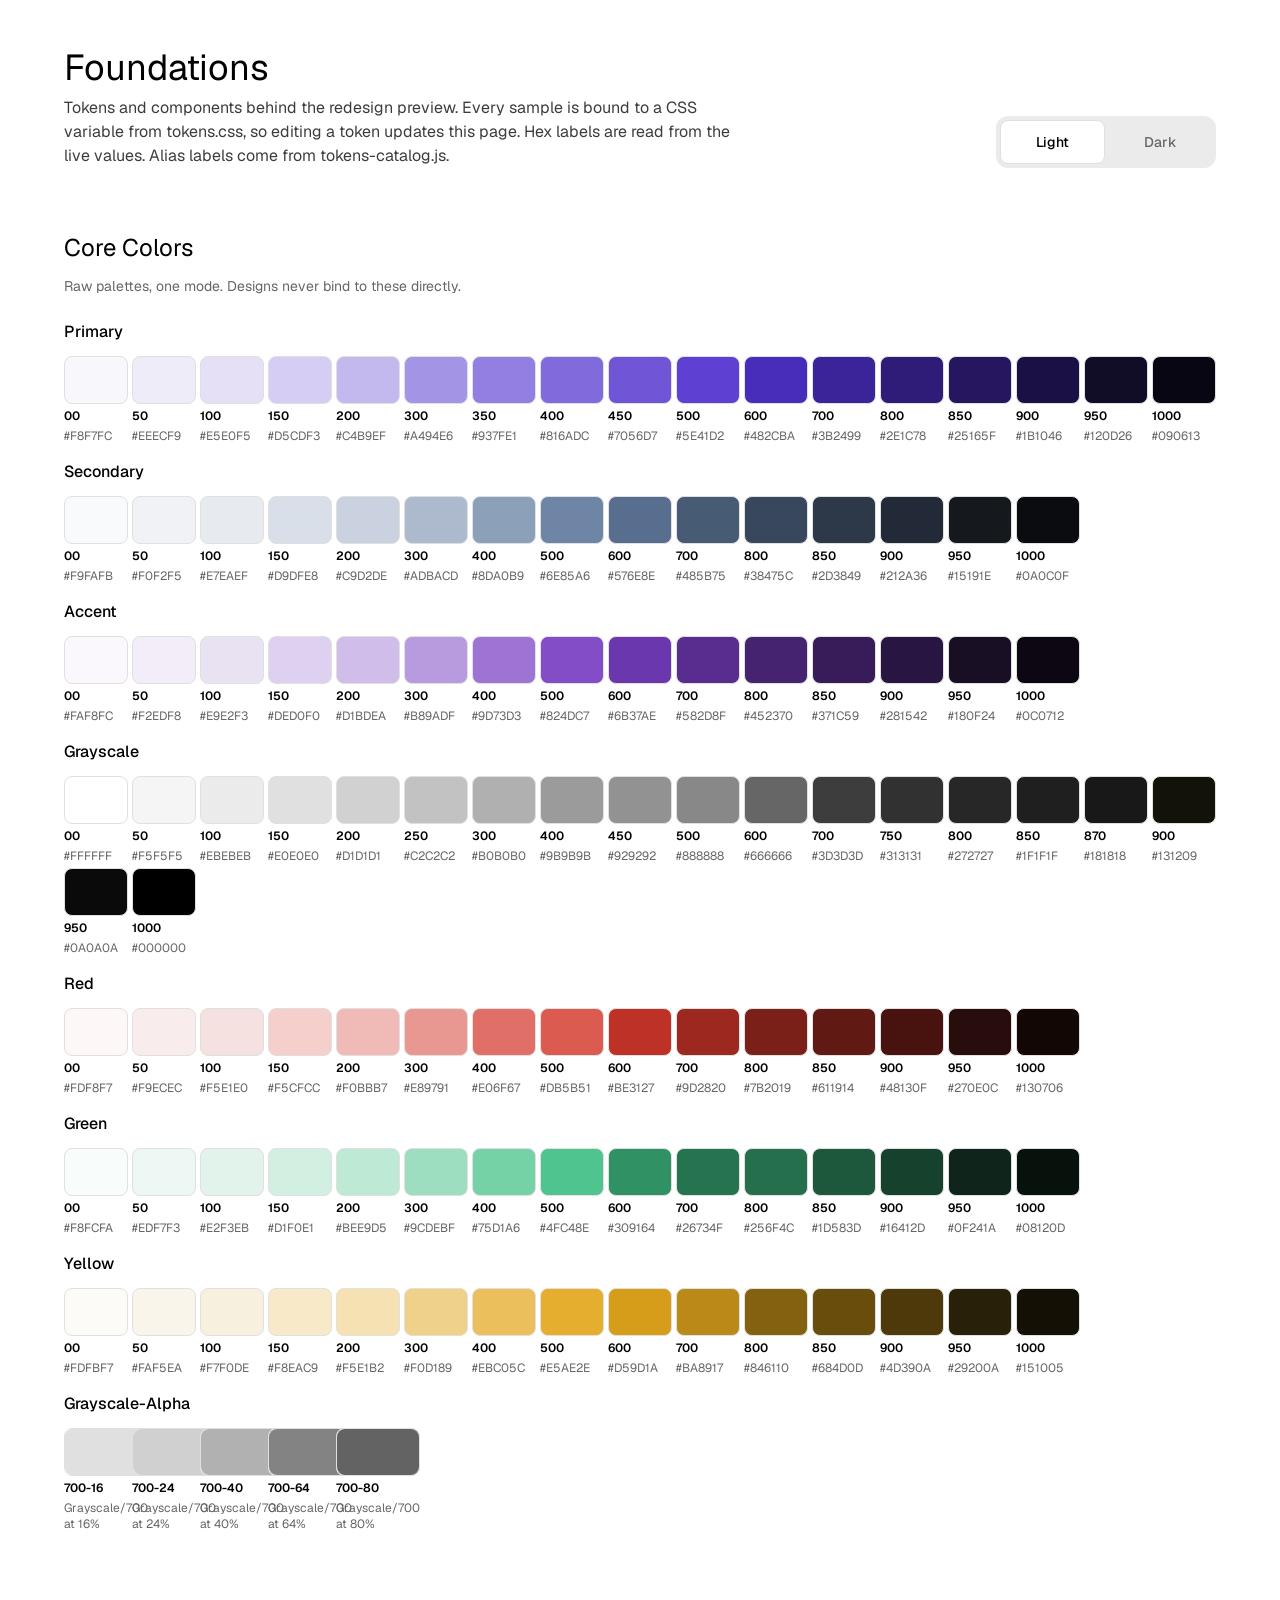
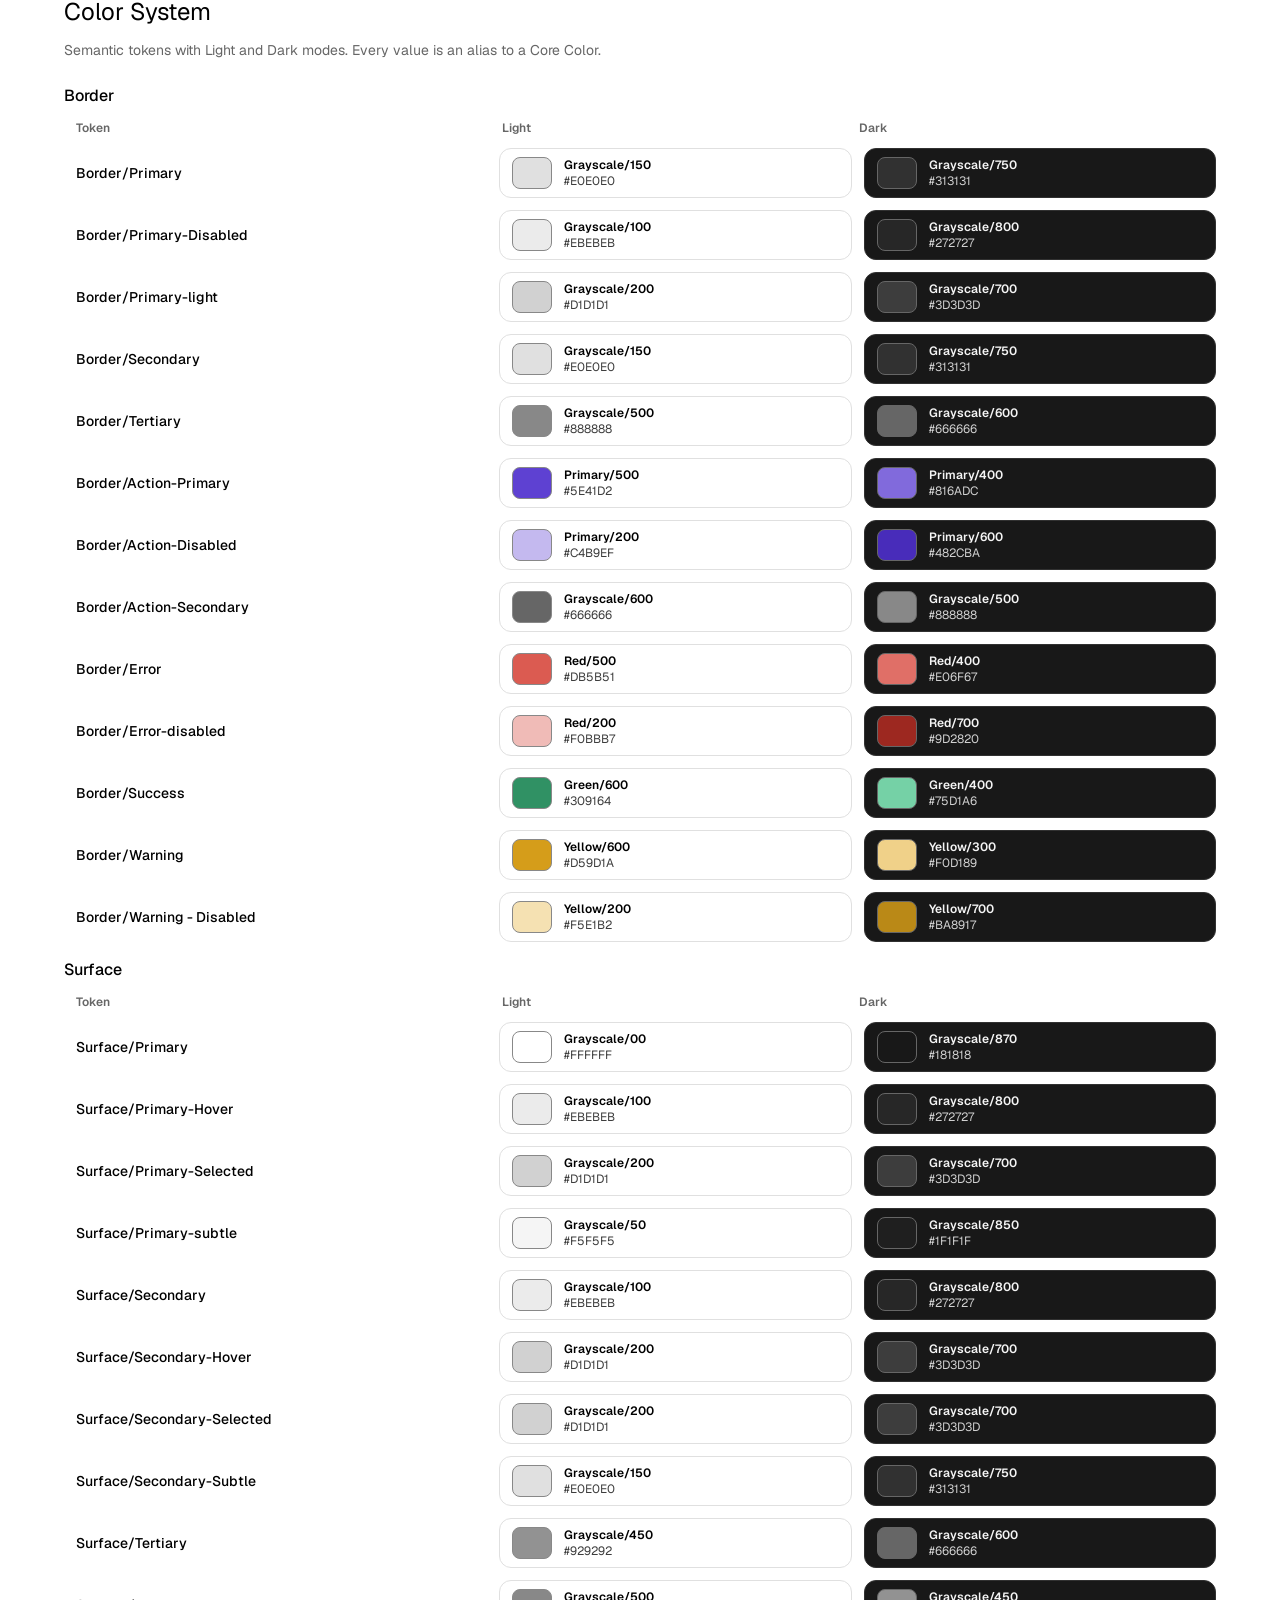
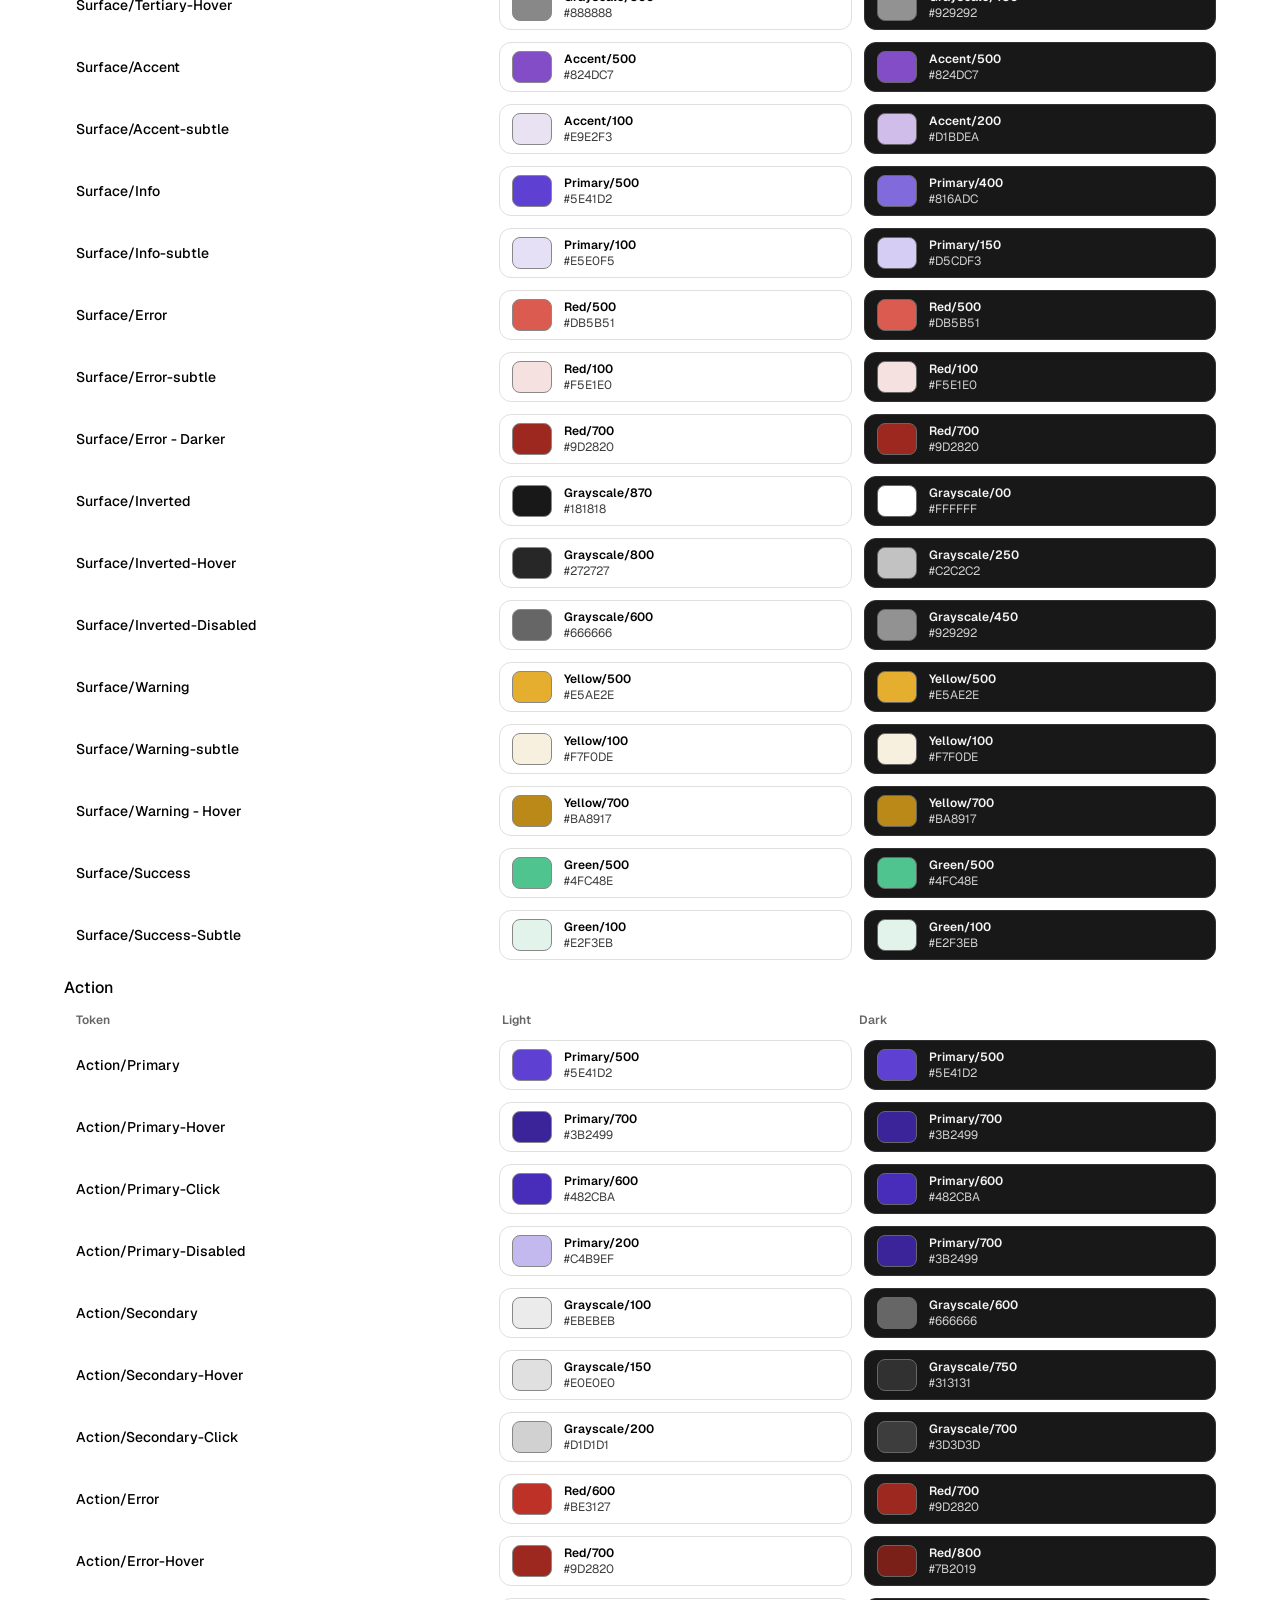
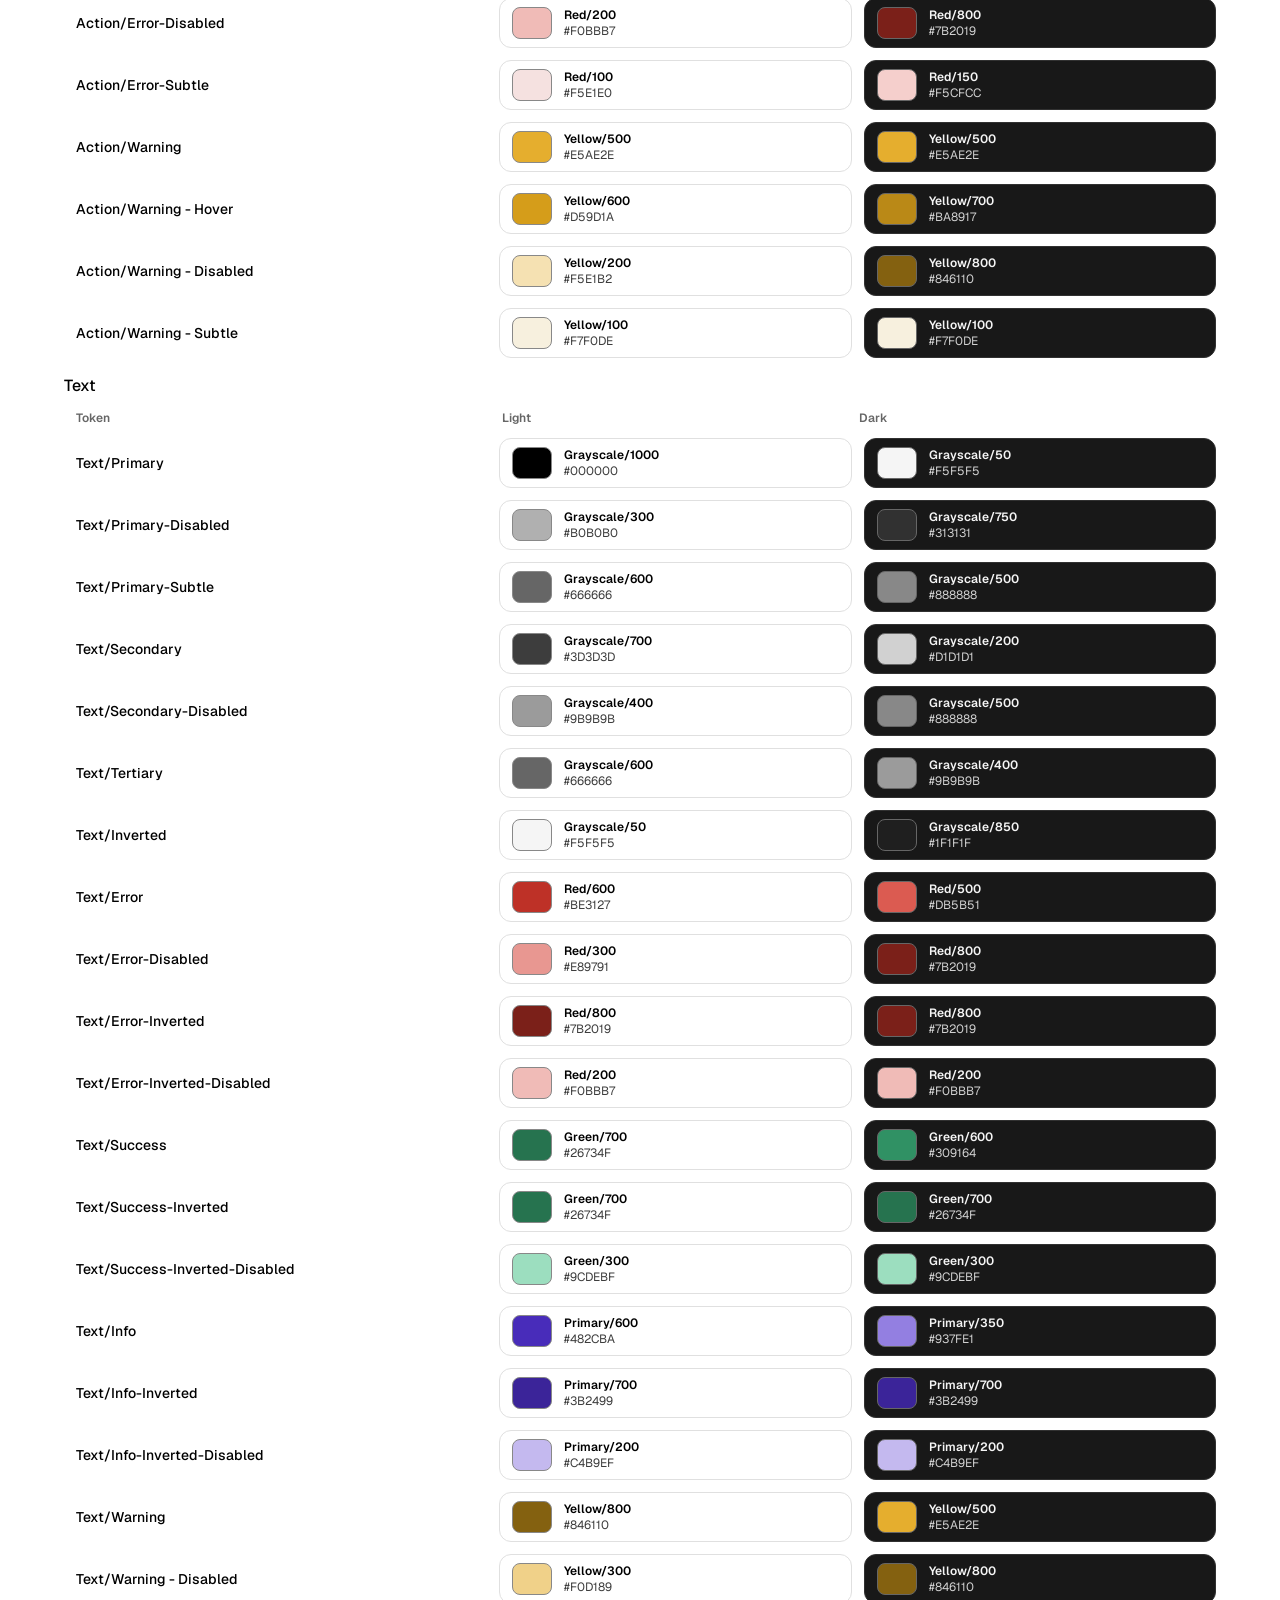
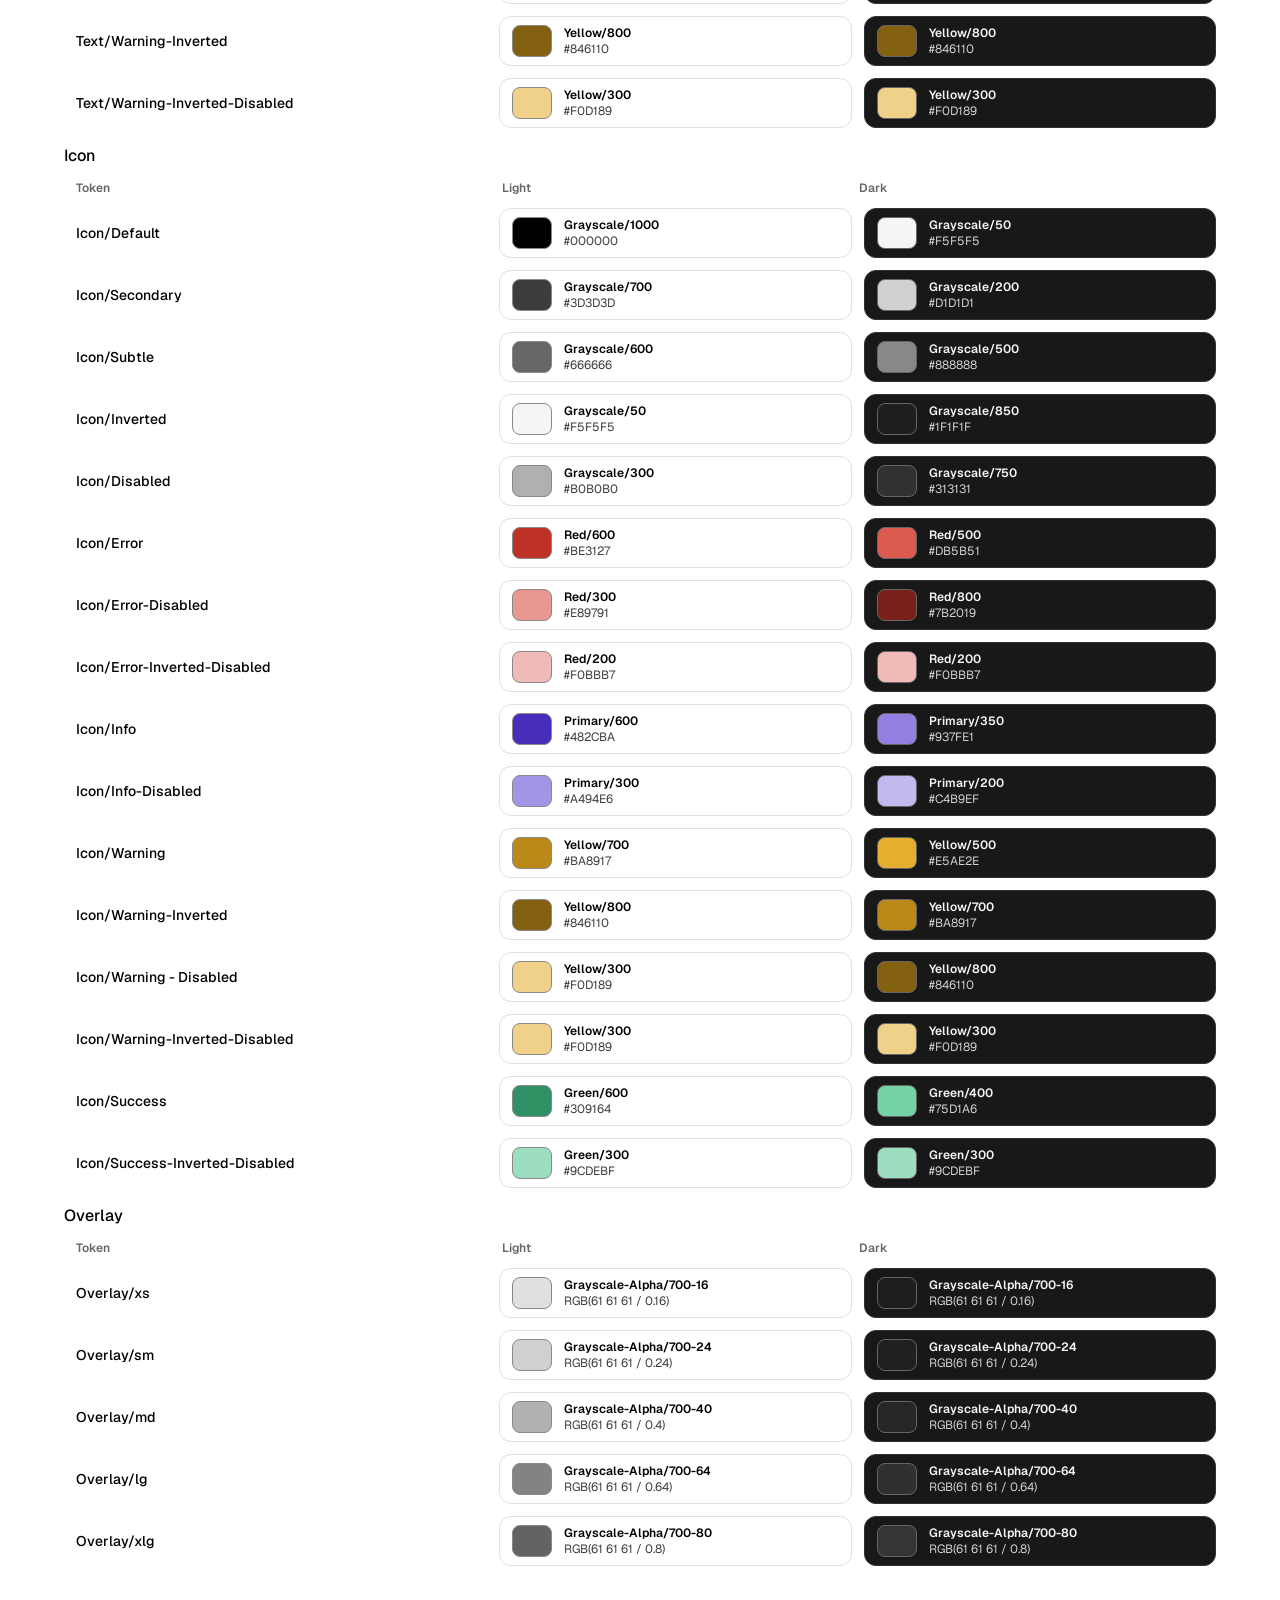
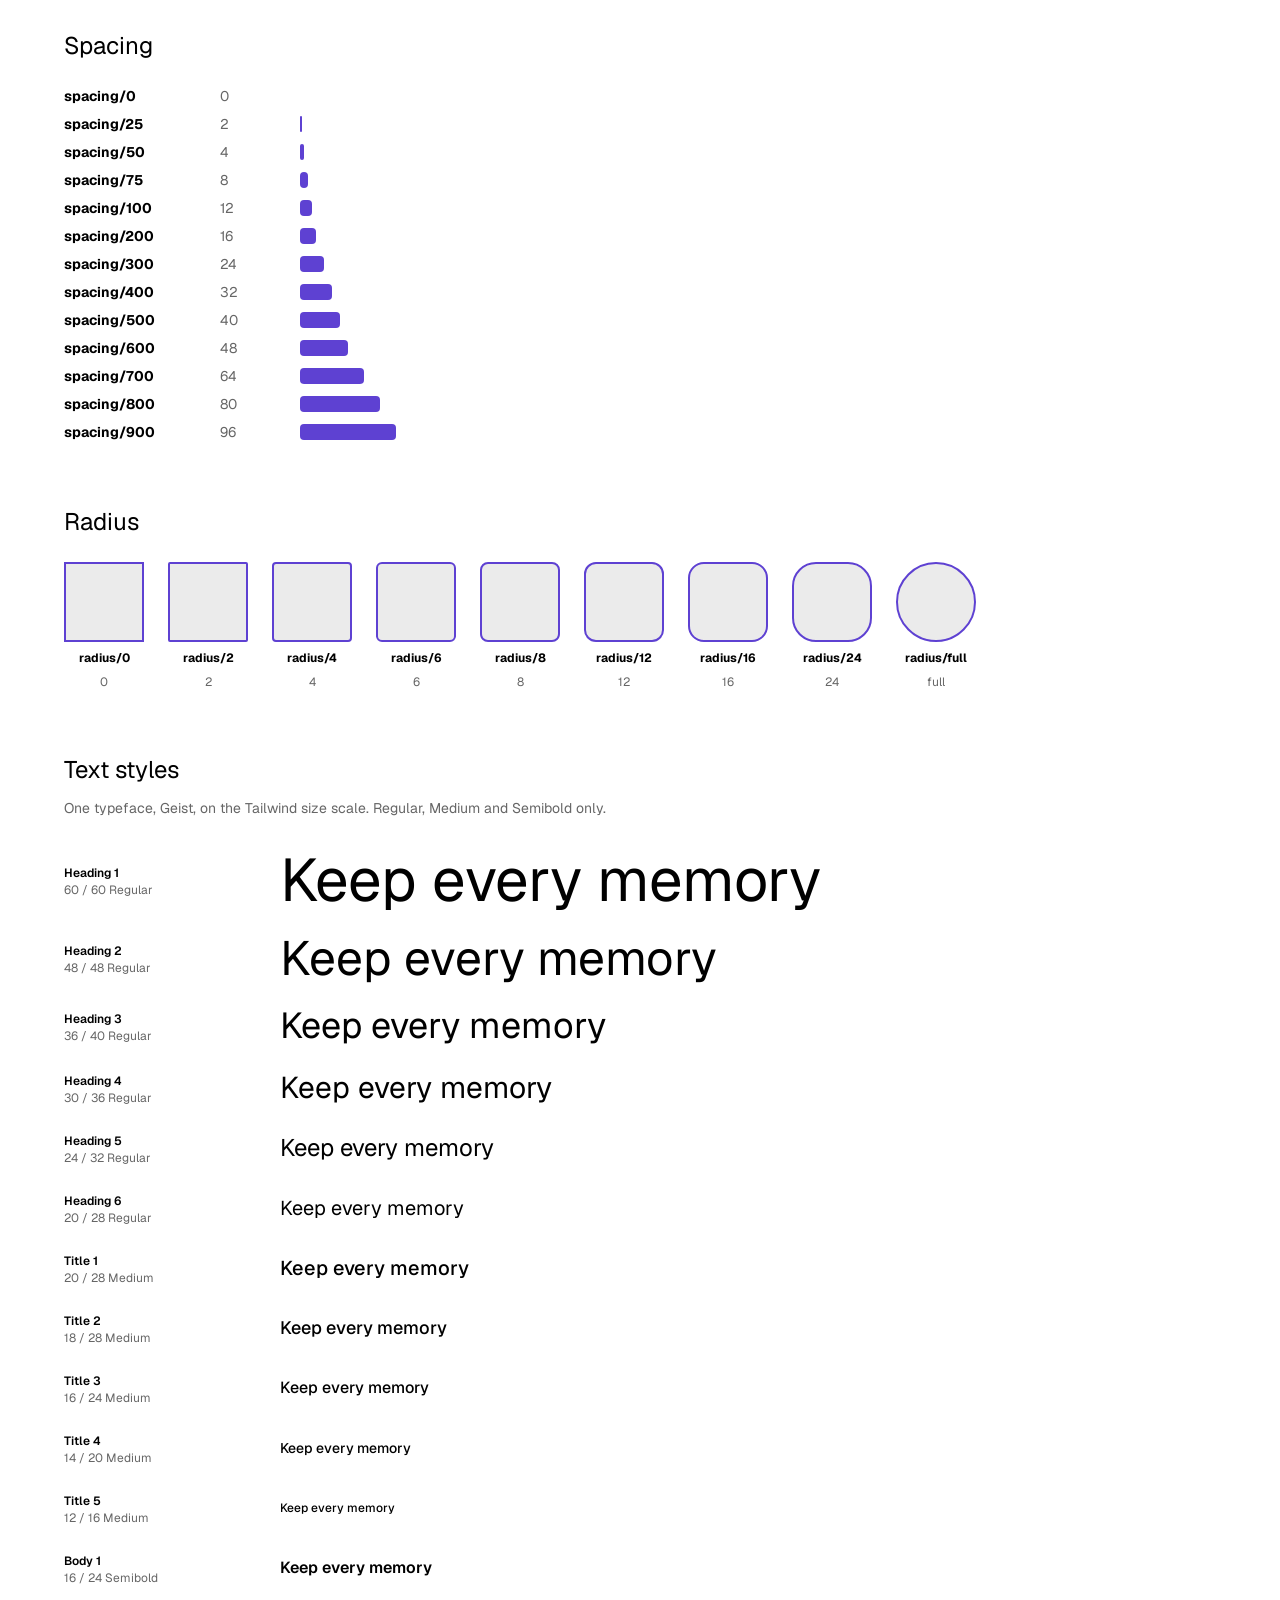
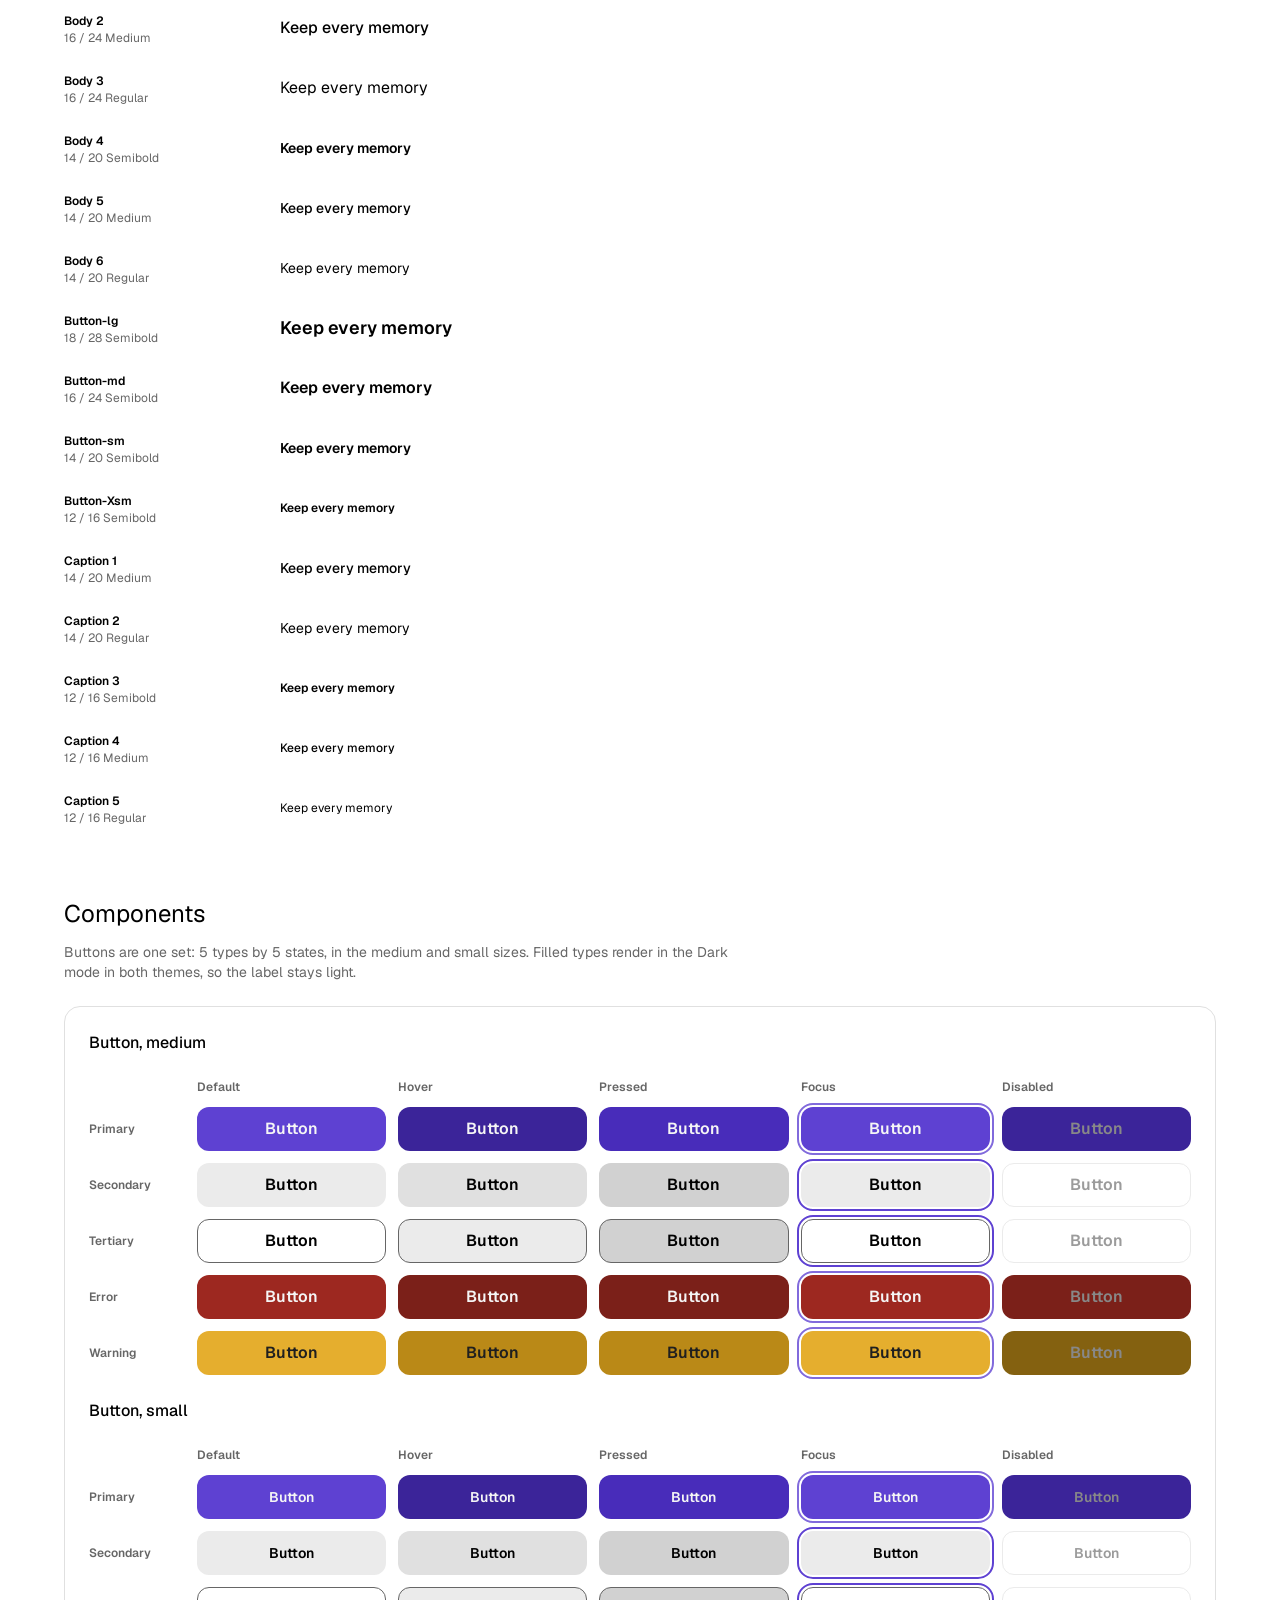
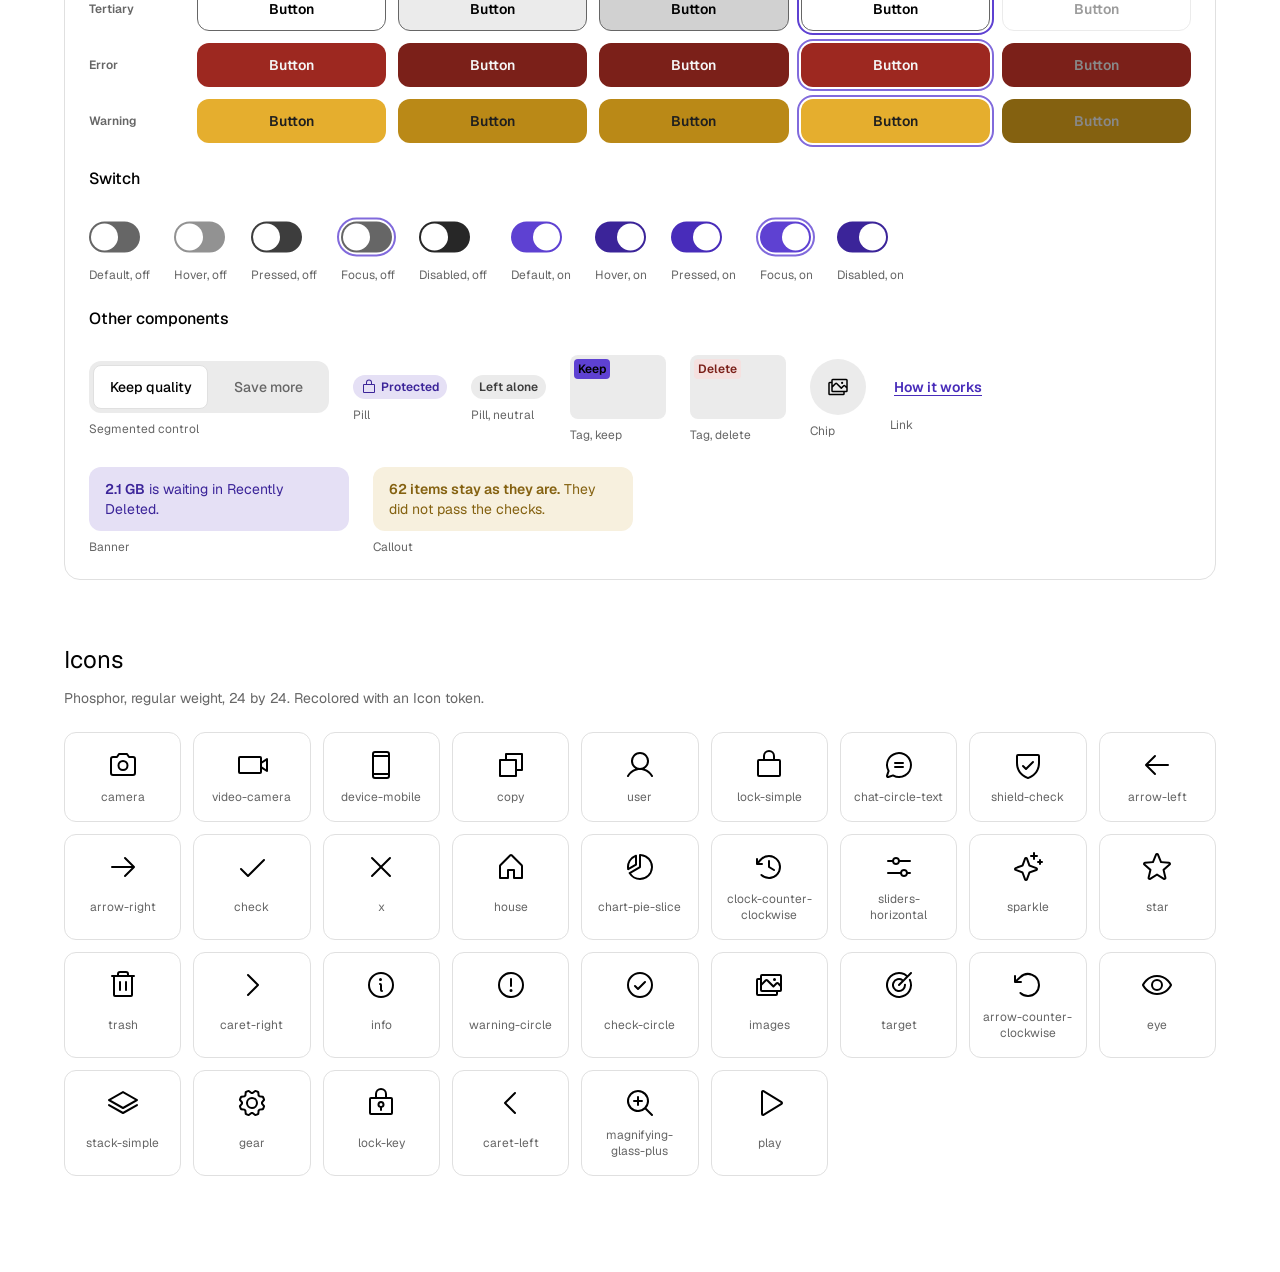
<file: app/Preview/foundations.html>
<!doctype html>
<html lang="en" data-mode="light">
<head>
<meta charset="utf-8">
<meta name="viewport" content="width=device-width, initial-scale=1">
<title>EverKeep - design foundations</title>
<link rel="stylesheet" href="tokens.css">
<link rel="stylesheet" href="components.css">
<style>
  body { margin: 0; background: var(--surface-primary); color: var(--text-primary); font: var(--ts-body-6); }
  .wrap { max-width: 1200px; margin: 0 auto; padding: var(--spacing-600) var(--spacing-300) var(--spacing-900); display: grid; gap: var(--spacing-700); }
  header { display: flex; justify-content: space-between; align-items: flex-end; gap: var(--spacing-300); flex-wrap: wrap; }
  header h1 { margin: 0; font: var(--ts-heading-3); }
  header p { margin: var(--spacing-75) 0 0; max-width: 680px; color: var(--text-secondary); font: var(--ts-body-3); }
  .modes { display: flex; width: 220px; }
  section { display: grid; gap: var(--spacing-300); }
  section > h2 { margin: 0; font: var(--ts-heading-5); }
  section > p { margin: calc(var(--spacing-100) * -1) 0 0; color: var(--text-tertiary); font: var(--ts-body-6); max-width: 680px; }
  h3 { margin: 0; font: var(--ts-title-3); }

  .palette { display: grid; gap: var(--spacing-100); }
  .palette .row { display: flex; gap: var(--spacing-50); flex-wrap: wrap; }
  .swatch { width: 64px; display: grid; gap: var(--spacing-50); font: var(--ts-caption-5); color: var(--text-secondary); }
  .swatch i { display: block; height: 48px; border-radius: var(--radius-8); border: 1px solid var(--border-primary); }
  .swatch b { font: var(--ts-caption-3); color: var(--text-primary); }
  .swatch span { color: var(--text-tertiary); }

  .tokens { display: grid; gap: var(--spacing-200); }
  .group { display: grid; gap: var(--spacing-100); }
  .head, .tok { display: grid; grid-template-columns: minmax(180px, 1.2fr) 1fr 1fr; gap: var(--spacing-100); align-items: center; }
  .head { color: var(--text-tertiary); font: var(--ts-caption-3); padding: 0 var(--spacing-100); }
  .tok > span { font: var(--ts-body-5); padding-left: var(--spacing-100); }
  .cell { display: flex; align-items: center; gap: var(--spacing-100); padding: var(--spacing-75) var(--spacing-100); border-radius: var(--radius-12); background: var(--surface-primary); border: 1px solid var(--border-primary); color: var(--text-primary); min-width: 0; }
  .cell i { width: 40px; height: 32px; border-radius: var(--radius-8); flex: none; border: 1px solid var(--border-tertiary); }
  .cell div { display: grid; min-width: 0; font: var(--ts-caption-5); color: var(--text-secondary); }
  .cell div b { font: var(--ts-caption-3); color: var(--text-primary); overflow-wrap: anywhere; }

  .bars { display: grid; gap: var(--spacing-75); }
  .bar { display: grid; grid-template-columns: 140px 64px 1fr; gap: var(--spacing-200); align-items: center; font: var(--ts-body-6); }
  .bar i { display: block; height: 16px; border-radius: var(--radius-4); background: var(--action-primary); }
  .bar span { color: var(--text-tertiary); }
  .squares { display: flex; gap: var(--spacing-300); flex-wrap: wrap; }
  .sq { display: grid; gap: var(--spacing-75); justify-items: center; font: var(--ts-caption-3); }
  .sq i { display: block; width: 80px; height: 80px; background: var(--surface-secondary); border: 2px solid var(--border-action-primary); }
  .sq span { color: var(--text-tertiary); font: var(--ts-caption-5); }
  .styles { display: grid; gap: var(--spacing-75); }
  .style { display: grid; grid-template-columns: 200px 1fr; gap: var(--spacing-200); align-items: center; padding: var(--spacing-75) 0; }
  .style small { color: var(--text-tertiary); font: var(--ts-caption-5); display: block; }
  .style b { font: var(--ts-caption-3); }

  .stage { border: 1px solid var(--border-primary); border-radius: var(--radius-16); padding: var(--spacing-300); background: var(--surface-primary); display: grid; gap: var(--spacing-300); }
  .matrix { display: grid; grid-template-columns: 96px repeat(5, 1fr); gap: var(--spacing-100); align-items: center; }
  .matrix .lab { font: var(--ts-caption-3); color: var(--text-tertiary); }
  .matrix .btn { width: 100%; }
  .specimens { display: flex; gap: var(--spacing-300); flex-wrap: wrap; align-items: center; }
  .specimen { display: grid; gap: var(--spacing-75); justify-items: start; font: var(--ts-caption-5); color: var(--text-tertiary); }
  .icons { display: grid; grid-template-columns: repeat(auto-fill, minmax(112px, 1fr)); gap: var(--spacing-100); }
  .icon { display: grid; justify-items: center; gap: var(--spacing-75); padding: var(--spacing-200) var(--spacing-100); border: 1px solid var(--border-primary); border-radius: var(--radius-12); font: var(--ts-caption-5); color: var(--text-tertiary); text-align: center; }
  .icon .ic { color: var(--icon-default); width: 32px; height: 32px; }
</style>
</head>
<body>
<div class="wrap">
  <header>
    <div>
      <h1>Foundations</h1>
      <p>Tokens and components behind the redesign preview. Every sample is bound to a CSS variable from tokens.css, so editing a token updates this page. Hex labels are read from the live values. Alias labels come from tokens-catalog.js.</p>
    </div>
    <div class="seg2 modes" role="group" aria-label="Mode for the components">
      <button data-mode-btn="light" aria-pressed="true">Light</button>
      <button data-mode-btn="dark" aria-pressed="false">Dark</button>
    </div>
  </header>

  <section id="core"><h2>Core Colors</h2><p>Raw palettes, one mode. Designs never bind to these directly.</p><div class="tokens" id="core-rows"></div></section>
  <section id="system"><h2>Color System</h2><p>Semantic tokens with Light and Dark modes. Every value is an alias to a Core Color.</p><div class="tokens" id="system-rows"></div></section>
  <section id="spacing"><h2>Spacing</h2><div class="bars" id="spacing-rows"></div></section>
  <section id="radius"><h2>Radius</h2><div class="squares" id="radius-rows"></div></section>
  <section id="type"><h2>Text styles</h2><p>One typeface, Geist, on the Tailwind size scale. Regular, Medium and Semibold only.</p><div class="styles" id="type-rows"></div></section>
  <section id="components">
    <h2>Components</h2>
    <p>Buttons are one set: 5 types by 5 states, in the medium and small sizes. Filled types render in the Dark mode in both themes, so the label stays light.</p>
    <div class="stage" id="stage" data-mode="light">
      <h3>Button, medium</h3><div class="matrix" id="matrix-md"></div>
      <h3>Button, small</h3><div class="matrix" id="matrix-sm"></div>
      <h3>Switch</h3><div class="specimens" id="switches"></div>
      <h3>Other components</h3><div class="specimens" id="others"></div>
    </div>
  </section>
  <section id="icons"><h2>Icons</h2><p>Phosphor, regular weight, 24 by 24. Recolored with an Icon token.</p><div class="icons" id="icon-grid"></div></section>
</div>
<script src="tokens-catalog.js"></script>
<script src="redesign-icons.js"></script>
<script>
"use strict";
const T = window.TOKENS;
const $ = s => document.querySelector(s);
const el = (tag, cls, html) => { const e = document.createElement(tag); if (cls) e.className = cls; if (html != null) e.innerHTML = html; return e; };
const live = (node, variable) => getComputedStyle(node).getPropertyValue(variable).trim().toUpperCase();
const kebab = s => s.toLowerCase().replace(/\s*-\s*/g, "-").replace(/\s+/g, "-");
const ic = n => `<svg class="ic" viewBox="0 0 256 256" aria-hidden="true">${window.PHOSPHOR[n]}</svg>`;
const root = document.documentElement;

// Core Colors: one row per palette, one swatch per shade
const coreRows = $("#core-rows");
for (const [palette, shades] of Object.entries(T.core)) {
  const wrap = el("div", "palette"); wrap.append(el("h3", "", palette));
  const row = el("div", "row");
  for (const s of [...shades].sort((a, b) => Number(a) - Number(b))) {
    const v = `--core-${kebab(palette)}-${s}`;
    row.append(el("div", "swatch", `<i style="background:var(${v})"></i><b>${s}</b><span>${live(root, v)}</span>`));
  }
  wrap.append(row); coreRows.append(wrap);
}
{
  const wrap = el("div", "palette"); wrap.append(el("h3", "", "Grayscale-Alpha"));
  const row = el("div", "row");
  for (const s of T.alpha) {
    const v = `--core-grayscale-alpha-${s}`;
    row.append(el("div", "swatch", `<i style="background:var(--surface-primary)"><i style="background:var(${v});border:0;width:100%;height:100%;border-radius:var(--radius-8)"></i></i><b>${s}</b><span>Grayscale/700 at ${s.split("-")[1]}%</span>`));
  }
  wrap.append(row); coreRows.append(wrap);
}

// Color System: one row per token, Light and Dark side by side with explicit modes
const sysRows = $("#system-rows");
for (const [group, list] of Object.entries(T.semantic)) {
  const g = el("div", "group"); g.append(el("h3", "", group));
  g.append(el("div", "head", "<span>Token</span><span>Light</span><span>Dark</span>"));
  for (const t of list) {
    const row = el("div", "tok", `<span>${group}/${t.name}</span>`);
    for (const mode of ["light", "dark"]) {
      const cell = el("div", "cell"); cell.dataset.mode = mode;
      const alias = t[mode];
      cell.innerHTML = `<i style="background:var(${t.variable})"></i><div><b>${alias}</b><span class="hex"></span></div>`;
      row.append(cell);
    }
    g.append(row);
  }
  sysRows.append(g);
}
document.querySelectorAll("#system-rows .cell").forEach(cell => {
  const v = cell.querySelector("i").getAttribute("style").match(/var\((--[\w-]+)\)/)[1];
  cell.querySelector(".hex").textContent = live(cell, v).replace(/\s+/g, " ");
});

// Spacing and radius
for (const s of T.spacing) $("#spacing-rows").append(el("div", "bar", `<b>${s.name}</b><span>${s.value}</span><i style="width:var(${s.variable})"></i>`));
for (const r of T.radius) $("#radius-rows").append(el("div", "sq", `<i style="border-radius:var(${r.variable})"></i><b>${r.name}</b><span>${r.value === 9999 ? "full" : r.value}</span>`));

// Text styles: one sample line per style
const weight = { 400: "Regular", 500: "Medium", 600: "Semibold" };
for (const s of T.text) $("#type-rows").append(el("div", "style", `<div><b>${s.name}</b><small>${s.size} / ${s.line} ${weight[s.weight]}</small></div><div style="font:var(${s.variable})">Keep every memory</div>`));

// Components
const states = [["Default", ""], ["Hover", "is-hover"], ["Pressed", "is-pressed"], ["Focus", "is-focus"], ["Disabled", "is-disabled"]];
const types = ["Primary", "Secondary", "Tertiary", "Error", "Warning"];
const filled = new Set(["primary", "error", "warning"]);
const matrix = (target, size) => {
  target.append(el("span"), ...states.map(([n]) => el("span", "lab", n)));
  for (const type of types) {
    const t = type.toLowerCase();
    target.append(el("span", "lab", type));
    for (const [, cls] of states) {
      const b = el("button", `btn ${cls}`, "Button"); b.type = "button"; b.dataset.type = t; b.dataset.size = size;
      if (filled.has(t)) b.dataset.mode = "dark";
      if (cls === "is-disabled") b.disabled = true;
      target.append(b);
    }
  }
};
matrix($("#matrix-md"), "md"); matrix($("#matrix-sm"), "sm");
for (const on of [false, true]) for (const [n, cls] of states) {
  const w = el("div", "specimen", `<span class="switch ${cls}" data-mode="dark"><input type="checkbox" role="switch" aria-label="${n}"${on ? " checked" : ""}${cls === "is-disabled" ? " disabled" : ""}><span class="track"></span></span>${n}, ${on ? "on" : "off"}`);
  $("#switches").append(w);
}
$("#others").innerHTML = `
  <div class="specimen"><div class="seg2" style="width:240px"><button aria-pressed="true">Keep quality</button><button aria-pressed="false">Save more</button></div>Segmented control</div>
  <div class="specimen"><span class="pill">${ic("lock-simple").replace('class="ic"', 'class="ic sm"')}Protected</span>Pill</div>
  <div class="specimen"><span class="pill gray">Left alone</span>Pill, neutral</div>
  <div class="specimen"><span style="position:relative;display:block;width:96px;height:64px;border-radius:var(--radius-8);background:var(--surface-secondary)"><i class="tag keep">Keep</i></span>Tag, keep</div>
  <div class="specimen"><span style="position:relative;display:block;width:96px;height:64px;border-radius:var(--radius-8);background:var(--surface-secondary)"><i class="tag del">Delete</i></span>Tag, delete</div>
  <div class="specimen"><span class="chip">${ic("images")}</span>Chip</div>
  <div class="specimen"><button class="link">How it works</button>Link</div>
  <div class="specimen"><div class="banner" style="width:260px"><strong>2.1 GB</strong> is waiting in Recently Deleted.</div>Banner</div>
  <div class="specimen"><div class="callout" style="width:260px"><strong>62 items stay as they are.</strong> They did not pass the checks.</div>Callout</div>`;

// Icons
for (const n of Object.keys(window.PHOSPHOR)) $("#icon-grid").append(el("div", "icon", `${ic(n)}<span>${n}</span>`));

// Mode toggle for the components stage
document.querySelectorAll("[data-mode-btn]").forEach(b => b.addEventListener("click", () => {
  $("#stage").dataset.mode = b.dataset.modeBtn;
  document.querySelectorAll("[data-mode-btn]").forEach(x => x.setAttribute("aria-pressed", String(x === b)));
}));
</script>
</body>
</html>
</file>
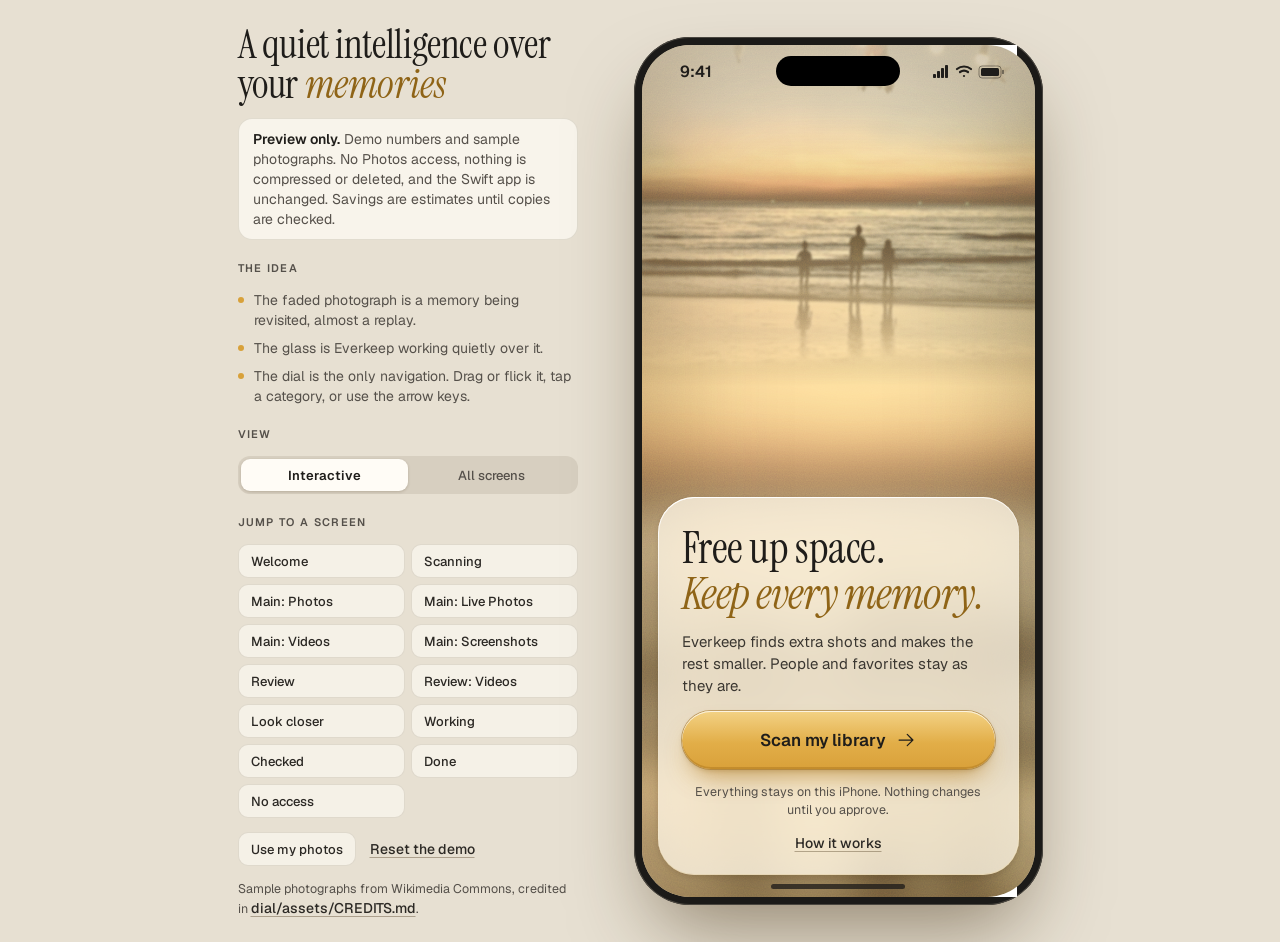
<file: app/Preview/redesign.html>
<!doctype html>
<html lang="en">
<head>
<meta charset="utf-8">
<meta name="viewport" content="width=device-width, initial-scale=1">
<title>EverKeep - proposed redesign preview</title>
<link rel="stylesheet" href="redesign.css">
</head>
<body>
<noscript>This preview needs JavaScript.</noscript>
<div class="page">
  <aside class="guide" aria-label="Preview controls, not part of the app">
    <h1>A quiet intelligence over your <em>memories</em></h1>
    <p class="notice"><strong>Preview only.</strong> Demo numbers and sample photographs. No Photos access, nothing is compressed or deleted, and the Swift app is unchanged. Savings are estimates until copies are checked.</p>
    <h2>The idea</h2>
    <ul class="points">
      <li>The faded photograph is a memory being revisited, almost a replay.</li>
      <li>The glass is Everkeep working quietly over it.</li>
      <li>The dial is the only navigation. Drag or flick it, tap a category, or use the arrow keys.</li>
    </ul>
    <h2>View</h2>
    <div class="seg" role="group" aria-label="View">
      <button type="button" data-g="view" data-value="interactive" aria-pressed="true">Interactive</button>
      <button type="button" data-g="view" data-value="gallery" aria-pressed="false">All screens</button>
    </div>
    <h2>Jump to a screen</h2>
    <div class="jumps" id="jumps"></div>
    <div class="row">
      <label class="chipbtn filebtn">Use my photos<input type="file" accept="image/*" multiple data-g="photos"></label>
      <button type="button" class="link" data-g="reset">Reset the demo</button>
    </div>
    <p class="fine">Sample photographs from Wikimedia Commons, credited in <a class="link" href="dial/assets/CREDITS.md">dial/assets/CREDITS.md</a>.</p>
  </aside>

  <main id="interactive" class="device-space">
    <div class="device" id="device"><div class="screen" id="screen"></div></div>
  </main>

  <section id="gallery" aria-label="All screens">
    <div class="grid" id="gallery-grid"></div>
  </section>
</div>
<div class="sr" id="live" aria-live="polite"></div>

<script src="redesign-icons.js"></script>
<script>
"use strict";
const $ = (s, r = document) => r.querySelector(s);
const $$ = (s, r = document) => [...r.querySelectorAll(s)];
const esc = v => String(v).replace(/[&<>"']/g, c => ({ "&": "&amp;", "<": "&lt;", ">": "&gt;", '"': "&quot;", "'": "&#39;" }[c]));
const clamp = (v, a, b) => Math.min(b, Math.max(a, v));
const GB = 1e9, MB = 1e6;
const nf = new Intl.NumberFormat("en-US");
const REDUCED = matchMedia("(prefers-reduced-motion: reduce)").matches;
const FAST = new URLSearchParams(location.search).has("fast");
const ic = (n, cls = "") => `<svg class="ic ${cls}" viewBox="0 0 256 256" aria-hidden="true" focusable="false">${PHOSPHOR[n]}</svg>`;

/* Sizes are always amounts, never percentages. Estimates get a leading "~". */
function amt(bytes) {
  if (bytes >= GB) return { n: (bytes / GB).toFixed(1), u: "GB" };
  const mb = bytes / MB;
  if (mb >= 100) return { n: String(Math.round(mb / 10) * 10), u: "MB" };
  if (mb >= 10) return { n: String(Math.round(mb)), u: "MB" };
  return { n: mb.toFixed(1), u: "MB" };
}
const amtText = (bytes, approx = false) => { const a = amt(bytes); return `${approx ? "~" : ""}${a.n} ${a.u}`; };

/* ---------- demo data: invented numbers, sample photographs ---------- */
const PH = "dial/assets/photos/";
let USER = []; // object URLs when the visitor brings their own photos
const hash = s => [...s].reduce((h, c) => (h * 31 + c.charCodeAt(0)) >>> 0, 7);
const photoURL = (id, soft) => (USER.length ? USER[hash(id) % USER.length] : `${PH}${id}${soft ? ".s" : ""}.jpg`);
/* How far each photograph is lifted so its subject sits in the open band above the glass. */
const TY = { p1: 0, p2: -50, p3: -70, p4: -20, p5: -70, p6: -40, p7: -20, p8: -60,
  l1: -40, l2: -30, l3: -10, l4: -70, l5: -90, l6: -50,
  v1: -60, v2: -40, v3: 0, v4: -10, v5: -60, v6: -90, "s-bg": -220 };

/* Why Everkeep is unsure. Unsure items start unselected: if a check is missing, the original stays. */
const WHY = {
  person: "A person may be the subject here. Photos where a person is the subject stay as they are unless you choose to preserve them.",
  text: "There is small text in this screenshot. Check that it still reads clearly before you preserve it.",
  dark: "Low light and fast movement. Fine detail is the first thing a smaller copy can lose, so take a look."
};

/* items: the biggest savings first. restN and restSave stand for everything not shown, selected with the same rule. */
const CATS = [
  { id: "photos", name: "Photos", icon: "images", one: "photo", many: "photos", used: 38.2 * GB, restN: 872, restSave: 1.88 * GB, ar: "4 / 3",
    mem: ["p2", "p5", "p1", "p3", "p4", "p6", "p7", "p8"],
    items: [
      { id: "p1", t: "Birthday cake", mb: 3.6, save: 1.4, z: "46% 40%" },
      { id: "p2", t: "Beach at dusk", mb: 4.1, save: 1.7, z: "52% 72%", look: "person" },
      { id: "p3", t: "Family hike", mb: 3.9, save: 1.5, z: "22% 64%" },
      { id: "p4", t: "Breakfast table", mb: 3.3, save: 1.3, z: "40% 50%" },
      { id: "p5", t: "Lakeside picnic", mb: 4.4, save: 1.9, z: "30% 66%", look: "person" },
      { id: "p6", t: "Street at dusk", mb: 3.8, save: 1.4, z: "70% 55%", fail: true },
      { id: "p7", t: "Golden shore", mb: 3.1, save: 1.2, z: "50% 40%" },
      { id: "p8", t: "Desert trail", mb: 3.7, save: 1.5, z: "40% 62%" }
    ] },
  { id: "live", name: "Live Photos", icon: "target", one: "Live Photo", many: "Live Photos", used: 9.8 * GB, restN: 84, restSave: 0.39 * GB, ar: "4 / 3",
    mem: ["l3", "l1", "l6", "l5", "l4", "l2"],
    items: [
      { id: "l1", t: "Bubbles in the grass", mb: 5.2, save: 2.1, z: "48% 40%", live: true, look: "person" },
      { id: "l2", t: "Sparkler", mb: 4.4, save: 1.8, z: "47% 52%", live: true },
      { id: "l3", t: "Sea spray at sunset", mb: 5.0, save: 2.0, z: "48% 40%", live: true },
      { id: "l4", t: "Kite on the beach", mb: 4.7, save: 1.9, z: "62% 70%", live: true, fail: true },
      { id: "l5", t: "Morning ride", mb: 5.6, save: 2.3, z: "80% 70%", live: true },
      { id: "l6", t: "Evening ride", mb: 4.9, save: 2.0, z: "35% 62%", live: true }
    ] },
  { id: "videos", name: "Videos", icon: "video-camera", one: "video", many: "videos", used: 46.5 * GB, restN: 120, restSave: 6.2 * GB, ar: "16 / 10",
    mem: ["v5", "v1", "v6", "v4", "v2", "v3"],
    items: [
      { id: "v1", t: "Drive home", mb: 1280, save: 940, z: "26% 54%", dur: "0:42" },
      { id: "v2", t: "Train window", mb: 860, save: 620, z: "35% 60%", dur: "1:10" },
      { id: "v3", t: "New Year fireworks", mb: 1540, save: 1120, z: "50% 40%", dur: "0:55", look: "dark" },
      { id: "v4", t: "Fairground", mb: 1100, save: 800, z: "40% 40%", dur: "0:38" },
      { id: "v5", t: "Sail at sunset", mb: 720, save: 510, z: "45% 70%", dur: "0:27" },
      { id: "v6", t: "Mesa sunrise", mb: 1010, save: 750, z: "30% 70%", dur: "1:04", fail: true }
    ] },
  { id: "shots", name: "Screenshots", icon: "device-mobile", one: "screenshot", many: "screenshots", used: 3.9 * GB, restN: 1134, restSave: 1.66 * GB, ar: "3 / 4",
    mem: ["p4", "s-bg"],
    items: [
      { id: "s1", t: "Booking confirmation", mb: 2.4, save: 2.0, art: "pass" },
      { id: "s2", t: "Group chat", mb: 2.2, save: 1.8, art: "chat", look: "text" },
      { id: "s3", t: "Map directions", mb: 2.6, save: 2.2, art: "map" },
      { id: "s4", t: "Receipt", mb: 1.9, save: 1.6, art: "receipt" },
      { id: "s5", t: "Recipe", mb: 2.3, save: 1.9, art: "note" },
      { id: "s6", t: "Order summary", mb: 2.1, save: 1.7, art: "list" }
    ] }
];

const STATUS = `<div class="status" aria-hidden="true"><span>9:41</span><i class="island"></i><span class="sicons"><svg viewBox="0 0 18 14" width="18" height="14" fill="currentColor"><rect x="1" y="9" width="3" height="4" rx=".8"/><rect x="5" y="6" width="3" height="7" rx=".8"/><rect x="9" y="3" width="3" height="10" rx=".8"/><rect x="13" y="0" width="3" height="13" rx=".8"/></svg><svg viewBox="0 0 18 14" width="18" height="14" fill="none" stroke="currentColor" stroke-width="2.2" stroke-linecap="round"><path d="M2 4a11 11 0 0 1 14 0M5 7a7 7 0 0 1 8 0"/><path d="M9 11h.01"/></svg><svg viewBox="0 0 27 14" width="27" height="14" fill="none" stroke="currentColor"><rect x="1" y="1" width="22" height="12" rx="3" opacity=".45"/><path d="M25 5v4" stroke-width="2" opacity=".45"/><rect x="3" y="3" width="18" height="8" rx="1.5" fill="currentColor" stroke="none"/></svg></span></div>`;

function dialHTML(uid) {
  const slots = CATS.map((c, k) => `<div class="slot" style="--k:${k}"><div class="lbl" data-k="${k}"><span class="ico"><i class="lens"></i>${ic(c.icon)}</span><span class="nm">${c.name}</span></div></div>`).join("");
  const radios = CATS.map((c, k) => `<label><input type="radio" name="${uid}-cat" value="${k}"${k === 0 ? " checked" : ""}>${c.name}</label>`).join("");
  return `<div class="dial" style="--rot:0deg">
    <div class="dial-rim"></div><div class="dial-knurl"></div>
    <div class="dial-face"><div class="dial-window"></div><div class="dial-scale"><i class="tk minor"></i><i class="tk major"></i>${slots}</div></div>
    <div class="dial-sheen"></div><div class="dial-index"></div>
    <div class="radios" role="radiogroup" aria-label="Category">${radios}</div>
  </div>`;
}

function skeleton(uid) {
  return `
  <div class="bg" aria-hidden="true"><i class="bg-grade bg-wash"></i><i class="bg-grade bg-tone"></i><i class="bg-grade bg-top"></i><i class="bg-grade bg-vig"></i><i class="bg-grade bg-grain"></i><i class="bg-grade bg-veil"></i></div>
  ${STATUS}
  <section class="scene scene-dial" aria-label="Your library">
    <div class="panel glass">
      <h2 class="cat-name"></h2>
      <dl class="metrics">
        <div class="metric"><dt>Storage consumed</dt><dd data-v="used"></dd></div>
        <div class="metric hot"><dt>Potential savings</dt><dd data-v="save"></dd></div>
      </dl>
      <button type="button" class="cta" data-act="review"><span>Review &amp; preserve</span>${ic("arrow-right")}</button>
    </div>
    ${dialHTML(uid)}
  </section>
  <section class="scene scene-welcome"></section>
  <section class="scene scene-progress"></section>
  <section class="scene scene-review"></section>
  <section class="scene scene-done"></section>
  <div class="sheet-layer"><div class="scrim" data-act="close-sheet"></div><div class="sheet glass" role="dialog" aria-modal="true" tabindex="-1"></div></div>
  <div class="alert-layer"><div class="ios-alert" role="alertdialog" aria-modal="true" tabindex="-1"></div></div>
  <i class="home-ind"></i>`;
}

/* One phone. The interactive preview is one app, the "All screens" gallery is many still ones. */
let APP_ID = 0;
function createApp(root, opts = {}) {
  const still = !!opts.still, uid = `k${++APP_ID}`;
  const N = CATS.length, STEP = 45;
  let S, bgEl, dial, slots, layers, curId, memIdx, cycleTimer, shown, sel, want, raf, tickT;
  const q = s => root.querySelector(s);
  const say = t => { if (!still) $("#live").textContent = t; };
  if (still) root.classList.add("still");

  const freshState = () => ({
    screen: "welcome", cat: 0, sheet: null, doneKind: null, done: {}, prep: {}, seen: new Set(), prot: new Set(),
    off: new Set(CATS.flatMap(c => c.items.filter(i => i.look).map(i => i.id)))
  });
  const isOn = it => !S.off.has(it.id) && !S.prot.has(it.id);
  const pick = cat => { let n = cat.restN, bytes = cat.restSave; for (const it of cat.items) if (isOn(it)) { n += 1; bytes += it.save * MB; } return { n, bytes }; };
  const potential = cat => (S.done[cat.id] ? 0 : pick(cat).bytes);
  const usedBytes = cat => cat.used - (S.done[cat.id] || 0);

  /* ---- the memory: faded photographs behind everything ---- */
  function layerFor(id) {
    let el = layers.get(id);
    if (el) return el;
    el = document.createElement("div");
    el.className = "bg-layer";
    el.style.setProperty("--ty", `${TY[id] || 0}px`);
    el.innerHTML = `<img class="bg-soft" alt="" src="${photoURL(id, true)}"><div class="bg-sharp"><img alt="" src="${photoURL(id)}"></div>`;
    bgEl.insertBefore(el, bgEl.querySelector(".bg-grade"));
    layers.set(id, el);
    return el;
  }
  function showPhoto(id, instant) {
    if (id === curId) return;
    curId = id;
    const el = layerFor(id);
    Promise.all($$("img", el).map(i => (i.decode ? i.decode().catch(() => {}) : Promise.resolve()))).then(() => {
      if (curId !== id) return;
      if (instant) el.style.transition = "none";
      el.classList.add("on");
      if (instant) { void el.offsetWidth; el.style.transition = ""; }
      layers.forEach((l, k) => {
        if (k === id) return;
        l.classList.remove("on");
        clearTimeout(l._rm);
        l._rm = setTimeout(() => { if (curId !== k) { l.remove(); layers.delete(k); } }, instant ? 50 : 2000);
      });
    });
  }
  function setMemories(i, instant) {
    const mem = CATS[i].mem;
    clearInterval(cycleTimer);
    memIdx = 0;
    showPhoto(mem[0], instant);
    if (!still && !REDUCED && mem.length > 1) {
      cycleTimer = setInterval(() => { memIdx = (memIdx + 1) % mem.length; showPhoto(mem[memIdx]); }, FAST ? 5000 : 9000);
    }
  }

  /* ---- main screen: only the category, what it uses, what could be saved, and one action ---- */
  function renderPanel(animate) {
    const c = CATS[S.cat], nameEl = q(".cat-name"), usedEl = q('[data-v="used"]'), saveEl = q('[data-v="save"]'), cta = q(".scene-dial .cta");
    const used = amt(usedBytes(c)), save = potential(c);
    nameEl.textContent = c.name;
    usedEl.innerHTML = `<span class="num">${used.n}</span><small>${used.u}</small>`;
    if (save > 0) { const s = amt(save); saveEl.innerHTML = `<span class="approx">~</span><span class="num">${s.n}</span><small>${s.u}</small>`; }
    else saveEl.innerHTML = `<span class="none">None</span>`;
    cta.disabled = save <= 0;
    cta.querySelector("span").textContent = save > 0 ? "Review & preserve" : "Nothing to preserve";
    if (animate && !still && !REDUCED) {
      [nameEl, usedEl, saveEl].forEach((el, i) => el.animate([{ opacity: 0, transform: "translateY(10px)" }, { opacity: 1, transform: "none" }], { duration: 440, delay: i * 45, easing: "cubic-bezier(.22,1,.36,1)", fill: "backwards" }));
    }
  }

  /* ---- the dial: end stops, soft detents, a flick that settles on a spring ---- */
  const rubber = u => (u < 0 ? u * 0.32 : u > N - 1 ? N - 1 + (u - (N - 1)) * 0.32 : u);
  const sticky = u => { const n = Math.round(u), d = u - n; return n + (Math.sign(d) * Math.pow(Math.abs(d) * 2, 1.5)) / 2; };
  function tick() {
    if (still) return;
    dial.classList.add("click");
    clearTimeout(tickT);
    tickT = setTimeout(() => dial.classList.remove("click"), 110);
    if (navigator.vibrate && navigator.userActivation && navigator.userActivation.isActive) navigator.vibrate(6);
  }
  function render(x) {
    shown = x;
    dial.style.setProperty("--rot", `${(-STEP * x).toFixed(3)}deg`);
    for (let k = 0; k < slots.length; k++) slots[k].style.setProperty("--f", clamp(1 - Math.abs(x - k), 0, 1).toFixed(3));
    bgEl.style.setProperty("--px", `${(-x * 18).toFixed(2)}px`);
    const i = clamp(Math.round(x), 0, N - 1);
    if (i !== sel) { sel = i; S.cat = i; onSelect(); }
  }
  function onSelect() {
    renderPanel(true);
    setMemories(sel);
    $$(".radios input", dial).forEach(r => { r.checked = Number(r.value) === sel; });
    tick();
    const c = CATS[sel], p = potential(c);
    say(`${c.name}. ${amtText(usedBytes(c))} used. ${p > 0 ? `About ${amtText(p)} can be saved.` : "Nothing to preserve."}`);
  }
  function spring(target, v0 = 0) {
    cancelAnimationFrame(raf);
    if (still || REDUCED) { render(target); return; }
    let x = shown, v = v0, last = performance.now();
    const k = 200, c = 2 * 0.84 * Math.sqrt(k);
    const frame = now => {
      const dt = Math.min(0.034, (now - last) / 1000);
      last = now;
      for (let i = 0; i < 2; i++) { v += (-k * (x - target) - c * v) * dt / 2; x += v * dt / 2; }
      if (Math.abs(x - target) < 0.0006 && Math.abs(v) < 0.01) { render(target); return; }
      render(x);
      raf = requestAnimationFrame(frame);
    };
    raf = requestAnimationFrame(frame);
  }
  function goTo(i) { want = clamp(i, 0, N - 1); spring(want); }
  function setCat(i, instant) {
    want = i;
    if (!instant) { spring(i); return; }
    cancelAnimationFrame(raf);
    sel = i; S.cat = i;
    render(i);
    renderPanel(false);
    setMemories(i, true);
    $$(".radios input", dial).forEach(r => { r.checked = Number(r.value) === i; });
  }
  function buildDial() {
    dial = q(".dial");
    slots = $$(".slot", dial);
    if (still) return;
    let drag = null, wheelAcc = 0, wheelT = 0;
    const angle = (e, c) => (Math.atan2(e.clientX - c.x, c.y - e.clientY) * 180) / Math.PI;
    dial.addEventListener("dragstart", e => e.preventDefault());
    dial.addEventListener("pointerdown", e => {
      if (e.pointerType === "mouse" && e.button !== 0) return;
      const r = dial.getBoundingClientRect(), c = { x: r.left + r.width / 2, y: r.top + r.height / 2 }, now = performance.now();
      cancelAnimationFrame(raf);
      drag = { id: e.pointerId, c, last: angle(e, c), raw: shown, x0: e.clientX, y0: e.clientY, t0: now, moved: false, s: [{ t: now, u: shown }] };
      dial.setPointerCapture(e.pointerId);
      dial.classList.add("grab");
    });
    dial.addEventListener("pointermove", e => {
      if (!drag || e.pointerId !== drag.id) return;
      const a = angle(e, drag.c);
      let d = a - drag.last;
      if (d > 180) d -= 360; else if (d < -180) d += 360;
      drag.last = a;
      drag.raw -= d / STEP;
      if (!drag.moved && Math.hypot(e.clientX - drag.x0, e.clientY - drag.y0) > 6) drag.moved = true;
      const now = performance.now();
      drag.s.push({ t: now, u: drag.raw });
      while (drag.s.length > 2 && now - drag.s[0].t > 100) drag.s.shift();
      render(sticky(rubber(drag.raw)));
    });
    const release = e => {
      if (!drag || e.pointerId !== drag.id) return;
      const d = drag;
      drag = null;
      dial.classList.remove("grab");
      try { dial.releasePointerCapture(e.pointerId); } catch (err) { /* already released */ }
      if (!d.moved && e.type === "pointerup" && performance.now() - d.t0 < 450) {
        const hit = document.elementFromPoint(e.clientX, e.clientY), lbl = hit && hit.closest(".lbl");
        if (lbl && dial.contains(lbl)) { goTo(Number(lbl.dataset.k)); return; }
      }
      const a = d.s[0], b = d.s[d.s.length - 1];
      const v = clamp((b.u - a.u) / Math.max(16, b.t - a.t), -0.01, 0.01);
      want = clamp(Math.round(d.raw + v * 240), 0, N - 1);
      spring(want, v * 1000);
    };
    dial.addEventListener("pointerup", release);
    dial.addEventListener("pointercancel", release);
    dial.addEventListener("wheel", e => {
      const d = Math.abs(e.deltaX) > Math.abs(e.deltaY) ? e.deltaX : e.deltaY;
      if (!d) return;
      e.preventDefault();
      const now = performance.now();
      if (now - wheelT < 260) return;
      wheelAcc += d;
      if (Math.abs(wheelAcc) > 40) { goTo(want + Math.sign(wheelAcc)); wheelAcc = 0; wheelT = now; }
    }, { passive: false });
    dial.addEventListener("keydown", e => {
      const step = { ArrowLeft: -1, ArrowUp: -1, ArrowRight: 1, ArrowDown: 1 }[e.key];
      if (!step && e.key !== "Home" && e.key !== "End") return;
      e.preventDefault();
      goTo(e.key === "Home" ? 0 : e.key === "End" ? N - 1 : want + step);
      const r = $(`.radios input[value="${want}"]`, dial);
      if (r) r.focus();
    });
    dial.addEventListener("change", e => { if (e.target.matches(".radios input")) goTo(Number(e.target.value)); });
  }

  /* ---- welcome, scanning, no access: one calm glass card over the memory ---- */
  function renderWelcome() {
    q(".scene-welcome").innerHTML = S.screen === "noaccess" ? `
      <div class="card bottom glass">
        <span class="eyebrow">Photos access</span>
        <h2 class="display sm">Everkeep can't see your library <em>yet</em></h2>
        <p class="lead">Allow full access to Photos in Settings, so Everkeep can find extra shots and check every copy. Nothing is read until you do.</p>
        <button type="button" class="cta" data-act="scan"><span>Try again</span>${ic("arrow-right")}</button>
        <button type="button" class="link" data-act="how">How your photos are protected</button>
      </div>` : `
      <div class="card bottom glass">
        <h2 class="display">Free up space.<br><em>Keep every memory.</em></h2>
        <p class="lead">Everkeep finds extra shots and makes the rest smaller. People and favorites stay as they are.</p>
        <button type="button" class="cta" data-act="scan"><span>Scan my library</span>${ic("arrow-right")}</button>
        <p class="fine">Everything stays on this iPhone. Nothing changes until you approve.</p>
        <button type="button" class="link" data-act="how">How it works</button>
      </div>`;
  }

  const JOBS = {
    scan: { screen: "scanning", title: "Looking through your library", steps: ["Reading file sizes", "Finding extra shots", "Spotting screenshots", "Looking for people"], note: "Everything stays on this iPhone.", total: () => 8412 },
    prepare: { screen: "preparing", title: "Making smaller copies", steps: ["Making each smaller copy", "Checking it against the original", "Checking faces and text"], note: "Your originals are untouched.", total: () => pick(CATS[S.cat]).n },
    apply: { screen: "applying", title: "Adding the copies to Photos", steps: ["Adding smaller copies to Photos", "Checking each copy in Photos", "Preparing the delete request"], note: "Almost there. Your originals are still untouched.", total: () => reviewTotals(CATS[S.cat]).n }
  };
  let jobTimer = null;
  function stopJob() { clearInterval(jobTimer); jobTimer = null; }
  function startJob(kind, then) {
    stopJob();
    const def = JOBS[kind], total = def.total(), ticks = 30, every = FAST ? 45 : 230;
    S.job = { kind, step: 0, fraction: 0, count: 0, total };
    go(def.screen);
    let n = 0;
    jobTimer = setInterval(() => {
      n += 1;
      const f = n / ticks;
      Object.assign(S.job, { fraction: f, count: Math.round(total * f), step: Math.min(def.steps.length - 1, Math.floor(f * def.steps.length)) });
      if (n >= ticks) { stopJob(); then(); } else updateProgress();
    }, every);
  }
  function renderProgress() {
    const kind = Object.keys(JOBS).find(k => JOBS[k].screen === S.screen), def = JOBS[kind];
    if (!S.job || S.job.kind !== kind) { const total = def.total(); S.job = { kind, step: 1, fraction: 0.42, count: Math.round(total * 0.42), total }; }
    q(".scene-progress").innerHTML = `
      <div class="card mid glass">
        <span class="eyebrow">Working quietly</span>
        <h2 class="display sm">${def.title}</h2>
        <div class="track" role="progressbar" aria-label="${esc(def.title)}" aria-valuemin="0" aria-valuemax="100"><i></i></div>
        <p class="step"></p>
        <p class="count"></p>
        <p class="fine">${def.note}</p>
        <button type="button" class="link" data-act="cancel-job">Cancel</button>
      </div>`;
    updateProgress();
  }
  function updateProgress() {
    const j = S.job, def = JOBS[j.kind], unit = j.kind === "scan" ? "items" : CATS[S.cat].many, bar = q(".scene-progress .track");
    bar.firstElementChild.style.width = `${(j.fraction * 100).toFixed(1)}%`;
    bar.setAttribute("aria-valuenow", String(Math.round(j.fraction * 100)));
    q(".scene-progress .step").textContent = def.steps[j.step];
    q(".scene-progress .count").textContent = `${nf.format(j.count)} of ${nf.format(j.total)} ${unit}`;
  }

  /* ---- review: the actual media, nothing hidden, one clear approval ---- */
  const ART = {
    pass: '<rect width="150" height="200" fill="#F4EAD6"/><rect x="14" y="22" width="122" height="156" rx="12" fill="#FFFBF2"/><rect x="28" y="40" width="62" height="9" rx="4.5" fill="#2B2824"/><rect x="28" y="58" width="94" height="6" rx="3" fill="#CDBF9F"/><rect x="28" y="72" width="76" height="6" rx="3" fill="#CDBF9F"/><rect x="28" y="98" width="42" height="32" rx="7" fill="#EFD9A0"/><rect x="78" y="98" width="44" height="32" rx="7" fill="#F1E5C6"/><rect x="28" y="144" width="94" height="22" rx="11" fill="#E0B14E"/>',
    chat: '<rect width="150" height="200" fill="#F1E6D0"/><rect x="12" y="26" width="86" height="28" rx="12" fill="#FFFBF2"/><rect x="22" y="35" width="58" height="5" rx="2.5" fill="#8E8573"/><rect x="22" y="44" width="36" height="4" rx="2" fill="#BDB39B"/><rect x="50" y="66" width="88" height="28" rx="12" fill="#EBD39A"/><rect x="60" y="75" width="62" height="5" rx="2.5" fill="#6E5A25"/><rect x="60" y="84" width="38" height="4" rx="2" fill="#A68C4B"/><rect x="12" y="106" width="76" height="24" rx="12" fill="#FFFBF2"/><rect x="22" y="114" width="50" height="5" rx="2.5" fill="#8E8573"/><rect x="50" y="142" width="88" height="24" rx="12" fill="#EBD39A"/><rect x="60" y="150" width="60" height="5" rx="2.5" fill="#6E5A25"/>',
    map: '<rect width="150" height="200" fill="#EEE4CC"/><path d="M-10 62 80 92 160 52" stroke="#FFFBF2" stroke-width="10" fill="none"/><path d="M42-10 62 110 32 210" stroke="#FFFBF2" stroke-width="8" fill="none"/><path d="M104-10 122 210" stroke="#F8F0DE" stroke-width="6" fill="none"/><path d="M18 152 142 132" stroke="#FFFBF2" stroke-width="7" fill="none"/><rect x="88" y="108" width="46" height="34" rx="6" fill="#D6DEC9"/><path d="M30 172Q70 124 104 80" stroke="#D8A13A" stroke-width="5" fill="none" stroke-linecap="round"/><circle cx="104" cy="80" r="8" fill="#2B2824"/><circle cx="104" cy="80" r="3" fill="#FFFBF2"/>',
    receipt: '<rect width="150" height="200" fill="#EFE5CE"/><path d="M30 16h90v168l-9-7-9 7-9-7-9 7-9-7-9 7-9-7-9 7-9-7-9 7z" fill="#FFFBF2"/><rect x="44" y="34" width="46" height="8" rx="4" fill="#2B2824"/><rect x="44" y="56" width="62" height="5" rx="2.5" fill="#CDBF9F"/><rect x="44" y="70" width="52" height="5" rx="2.5" fill="#CDBF9F"/><rect x="44" y="84" width="60" height="5" rx="2.5" fill="#CDBF9F"/><rect x="44" y="98" width="44" height="5" rx="2.5" fill="#CDBF9F"/><rect x="44" y="126" width="62" height="9" rx="4.5" fill="#E0B14E"/>',
    note: '<rect width="150" height="200" fill="#F6EEDB"/><rect x="18" y="26" width="70" height="10" rx="5" fill="#2B2824"/><rect x="18" y="52" width="114" height="5" rx="2.5" fill="#CDBF9F"/><rect x="18" y="66" width="104" height="5" rx="2.5" fill="#CDBF9F"/><rect x="18" y="80" width="112" height="5" rx="2.5" fill="#CDBF9F"/><rect x="18" y="104" width="52" height="8" rx="4" fill="#B98425"/><rect x="18" y="124" width="108" height="5" rx="2.5" fill="#CDBF9F"/><rect x="18" y="138" width="96" height="5" rx="2.5" fill="#CDBF9F"/><rect x="18" y="152" width="106" height="5" rx="2.5" fill="#CDBF9F"/>',
    list: '<rect width="150" height="200" fill="#F1E6D0"/><rect x="14" y="24" width="122" height="38" rx="10" fill="#FFFBF2"/><rect x="26" y="36" width="26" height="14" rx="4" fill="#EFD9A0"/><rect x="60" y="37" width="58" height="5" rx="2.5" fill="#8E8573"/><rect x="60" y="47" width="36" height="4" rx="2" fill="#BDB39B"/><rect x="14" y="72" width="122" height="38" rx="10" fill="#FFFBF2"/><rect x="26" y="84" width="26" height="14" rx="4" fill="#EBD39A"/><rect x="60" y="85" width="52" height="5" rx="2.5" fill="#8E8573"/><rect x="60" y="95" width="40" height="4" rx="2" fill="#BDB39B"/><rect x="14" y="120" width="122" height="38" rx="10" fill="#FFFBF2"/><rect x="26" y="132" width="26" height="14" rx="4" fill="#F1E5C6"/><rect x="60" y="133" width="60" height="5" rx="2.5" fill="#8E8573"/><rect x="60" y="143" width="30" height="4" rx="2" fill="#BDB39B"/>'
  };
  const media = (it, soft = true) => (it.art ? `<svg class="art" viewBox="0 0 150 200" preserveAspectRatio="xMidYMid slice" aria-hidden="true">${ART[it.art]}</svg>` : `<img src="${photoURL(it.id, soft)}" alt="" draggable="false">`);
  const itemById = id => CATS[S.cat].items.find(i => i.id === id);
  const prepared = () => S.prep[CATS[S.cat].id] || null;
  const markPrepared = c => { S.prep[c.id] = new Set(c.items.filter(isOn).map(i => i.id)); };
  let lastOpener = null;

  /* on, off (left out), protected (never touched), failed (did not pass the checks), skipped (left out before checking) */
  function itemState(it) {
    if (S.prot.has(it.id)) return "protected";
    const p = prepared();
    if (p) { if (!p.has(it.id)) return "skipped"; if (it.fail) return "failed"; }
    return S.off.has(it.id) ? "off" : "on";
  }
  function reviewTotals(c) {
    const p = prepared();
    let n = c.restN, bytes = c.restSave, look = 0;
    if (p) { n -= Math.round(c.restN * 0.018); bytes -= c.restSave * 0.018; }
    for (const it of c.items) {
      const st = itemState(it);
      if (st === "on") { n += 1; bytes += it.save * MB; }
      else if (st === "off" && it.look && !S.seen.has(it.id)) look += 1;
    }
    if (p) bytes *= 0.94;
    const total = c.restN + c.items.length;
    return { n, bytes, total, left: total - n, look };
  }
  function tileHTML(it) {
    return `<div class="tile" data-id="${it.id}">
      <button type="button" class="open" data-act="open" data-id="${it.id}" aria-label="Look closer at ${esc(it.t)}">${media(it)}</button>
      <button type="button" class="sel" data-act="toggle" data-id="${it.id}" aria-pressed="false" aria-label="Preserve ${esc(it.t)}">${ic("check")}</button>
      <span class="lockchip" hidden>${ic("lock-simple")}</span>
      ${it.live ? `<span class="badge live">${ic("target")}Live</span>` : ""}
      <span class="badge look" hidden>${ic("eye")}Look closer</span>
      <span class="badge lock" hidden>${ic("lock-simple")}<em></em></span>
      ${it.dur ? `<span class="badge dur">${ic("play")}${it.dur}</span>` : ""}
    </div>`;
  }
  function renderReview() {
    const c = CATS[S.cat];
    q(".scene-review").innerHTML = `
      <div class="rev-top"></div>
      <div class="rev-bar"><button type="button" class="round" data-act="back" aria-label="Back to your library">${ic("caret-left")}</button></div>
      <div class="rev-scroll">
        <header class="rev-head"><span class="eyebrow"></span><h2 class="display"></h2><p class="rev-sum"></p><p class="rev-sub"></p></header>
        <p class="hint"></p>
        <div class="grid-media" style="--ar:${c.ar}">${c.items.map(tileHTML).join("")}</div>
        <p class="more"></p>
      </div>
      <div class="rev-foot glass">
        <button type="button" class="cta" data-act="prepare"><span></span></button>
        <p class="foot-note"></p>
        <div class="foot-links"></div>
      </div>`;
    refreshReview();
  }
  function refreshReview() {
    const c = CATS[S.cat], p = prepared(), T = reviewTotals(c), scene = q(".scene-review");
    $$(".tile", scene).forEach(t => {
      const it = itemById(t.dataset.id), st = itemState(it), locked = st === "protected" || st === "failed";
      const look = !!it.look && !S.seen.has(it.id) && (st === "on" || st === "off");
      t.classList.toggle("off", st === "off" || st === "skipped");
      t.classList.toggle("locked", locked);
      t.classList.toggle("look", look);
      const sel = $(".sel", t);
      sel.hidden = locked;
      sel.disabled = st === "skipped";
      sel.setAttribute("aria-pressed", String(st === "on"));
      $(".lockchip", t).hidden = !locked;
      $(".badge.look", t).hidden = !look;
      const lock = $(".badge.lock", t);
      lock.hidden = !locked;
      $("em", lock).textContent = st === "protected" ? "Protected" : "Kept as original";
    });
    $(".eyebrow", scene).textContent = `${p ? "Checked" : "Review"} · ${c.name}`;
    $(".rev-head .display", scene).innerHTML = p ? "Checked and <em>ready</em>" : "Ready to <em>preserve</em>";
    $(".rev-sum", scene).innerHTML = `<b>${amtText(T.bytes, !p)}</b> smaller`;
    $(".rev-sub", scene).innerHTML = p
      ? `<span class="dot ok"></span>Measured after checking every item. ${nf.format(T.n)} ready, ${nf.format(T.left)} stay as they are.`
      : `<span class="dot"></span>${nf.format(T.n)} of ${nf.format(T.total)} selected${T.look ? ` · ${T.look} ${T.look === 1 ? "needs" : "need"} a look` : ""}`;
    $(".hint", scene).textContent = p ? "Tap the circle to leave one out. Items that did not pass stay as they are." : `Tap a ${c.one} to look closer. Tap its circle to leave it out.`;
    $(".more", scene).textContent = p ? `${nf.format(c.restN - Math.round(c.restN * 0.018))} more passed the same checks.` : `Biggest savings first. ${nf.format(c.restN)} more are selected with the same rule.`;
    const cta = $(".rev-foot .cta", scene);
    cta.dataset.act = p ? "apply" : "prepare";
    cta.disabled = T.n === 0;
    cta.firstElementChild.textContent = T.n === 0 ? "Nothing selected" : `${p ? "Preserve" : "Prepare"} ${nf.format(T.n)} ${T.n === 1 ? c.one : c.many}`;
    $(".foot-note", scene).textContent = p ? "Originals move to Recently Deleted for 30 days. iOS will ask you once more." : "Nothing changes yet. Everkeep checks every smaller copy before anything is replaced.";
    $(".foot-links", scene).innerHTML = p
      ? `<button type="button" class="link" data-act="how">What happens next</button><button type="button" class="link" data-act="discard">Discard results</button>`
      : `<button type="button" class="link" data-act="how">How it works</button>`;
  }
  function setItem(id, on) {
    const st = itemState(itemById(id));
    if (st === "protected" || st === "failed" || st === "skipped") return;
    if (on) S.off.delete(id); else S.off.add(id);
    refreshReview();
    syncSheet();
  }
  function toggleProtect(id) {
    if (S.prot.has(id)) S.prot.delete(id); else S.prot.add(id);
    refreshReview();
    syncSheet();
  }

  /* ---- sheets: look closer, how it works ---- */
  function lookHTML(id) {
    const c = CATS[S.cat], it = itemById(id), p = prepared(), st = itemState(it);
    const [fx, fy] = (it.z || "50% 35%").split(" ");
    const kind = it.dur ? "Video" : it.art ? "Screenshot" : it.live ? "Live Photo" : "Photo";
    const note = st === "failed" ? `<p class="why">The smaller copy did not match the original closely enough, so the original stays exactly as it is.</p>`
      : st === "skipped" ? `<p class="why">You left this one out before checking, so no smaller copy was made.</p>`
      : it.look && !p ? `<p class="why look">${ic("eye")}<span>${WHY[it.look]}</span></p>`
      : p ? `<p class="why checked">${ic("check-circle")}<span>Checked against the original.</span></p>` : "";
    return `
      <div class="grabber"></div>
      <button type="button" class="round sm close" data-act="close-sheet" aria-label="Close">${ic("x")}</button>
      <div class="sh-head"><h3 class="sh-title">${esc(it.t)}</h3><p class="sub">About ${amtText(it.save * MB)} smaller</p></div>
      <div class="cmp" style="--ar:${c.ar};--fx:${fx};--fy:${fy};--b:0.8px${it.art ? ";--cw:56%" : ""}">
        <div class="layer">${media(it, false)}</div>
        <div class="layer small">${media(it, false)}</div>
        <div class="cmp-handle" role="slider" tabindex="0" aria-label="Compare the original with the smaller copy" aria-valuemin="0" aria-valuemax="100" aria-valuenow="50"><i></i><i></i></div>
        <span class="tag l">Original</span><span class="tag r">Smaller copy</span>
        <button type="button" class="zoom-btn" data-act="zoom" aria-pressed="false" aria-label="Zoom in on the detail">${ic("magnifying-glass-plus")}</button>
      </div>
      ${note}
      <div class="choice" role="group" aria-label="What to do with this ${c.one}">
        <button type="button" data-act="choose" data-v="preserve" aria-pressed="false">Preserve</button>
        <button type="button" data-act="choose" data-v="keep" aria-pressed="false">Keep original</button>
      </div>
      <button type="button" class="protect" data-act="protect">${ic("lock-simple")}<span></span></button>
      <details class="tech"><summary>Details ${ic("caret-right", "sm")}</summary>
        <dl><dt>Kind</dt><dd>${kind}${it.dur ? `, ${it.dur}` : ""}</dd><dt>Original</dt><dd>${amtText(it.mb * MB)}</dd><dt>Smaller copy</dt><dd>${amtText((it.mb - it.save) * MB, !p)}</dd><dt>${it.dur ? "Kept" : "Dimensions"}</dt><dd>${it.dur ? "Frame rate and sound" : "Unchanged"}</dd></dl>
      </details>`;
  }
  function howHTML() {
    return `
      <div class="grabber"></div>
      <button type="button" class="round sm close" data-act="close-sheet" aria-label="Close">${ic("x")}</button>
      <div class="sh-head"><h3 class="sh-title">How it works</h3><p class="sub">Careful, private, and always your call.</p></div>
      <div class="sh-block"><h4>What happens</h4><ol>
        <li>Everkeep makes a smaller copy of each item you approve, then checks it against the original.</li>
        <li>Only copies that pass are added to Photos, with the same date, place and albums.</li>
        <li>iOS then asks you once to move the originals to Recently Deleted, where they stay for 30 days.</li></ol></div>
      <div class="sh-block"><h4>Private by design</h4>
        <p>Scanning and face checks run on this iPhone. Nothing is uploaded and there is no account. Face checks only tell whether a person is present, never who.</p></div>
      <div class="sh-block"><h4>Good to know</h4>
        <p>If iCloud Photos is on, the change reaches your other devices too. Once Recently Deleted is emptied, the original quality cannot be restored.</p></div>
      <button type="button" class="cta" data-act="close-sheet"><span>Got it</span></button>`;
  }
  function openSheet(spec) {
    S.sheet = spec;
    const sh = q(".sheet");
    sh.innerHTML = spec.type === "how" ? howHTML() : lookHTML(spec.id);
    if (spec.type === "look") { S.seen.add(spec.id); refreshReview(); }
    $$(".scene", root).forEach(s => { s.inert = true; });
    q(".sheet-layer").classList.add("open");
    sh.scrollTop = 0;
    syncSheet();
    bindCompare();
    if (!still) sh.focus({ preventScroll: true });
  }
  function closeSheet(silent) {
    S.sheet = null;
    q(".sheet-layer").classList.remove("open");
    $$(".scene", root).forEach(s => { s.inert = false; });
    if (!silent && lastOpener && root.contains(lastOpener)) lastOpener.focus({ preventScroll: true });
  }
  function syncSheet() {
    if (!S.sheet || S.sheet.type !== "look") return;
    const sh = q(".sheet"), st = itemState(itemById(S.sheet.id));
    $$(".choice button", sh).forEach(b => {
      b.setAttribute("aria-pressed", String((b.dataset.v === "preserve") === (st === "on")));
      b.disabled = st === "protected" || st === "failed" || st === "skipped";
    });
    $(".protect span", sh).textContent = st === "protected" ? "Protected. Remove protection" : "Protect from future changes";
  }
  function bindCompare() {
    const cmp = q(".sheet .cmp");
    if (!cmp || still) return;
    const handle = $(".cmp-handle", cmp);
    const set = v => { const p = clamp(v, 0, 100); cmp.style.setProperty("--pos", `${p}%`); handle.setAttribute("aria-valuenow", String(Math.round(p))); };
    const at = e => { const r = cmp.getBoundingClientRect(); set(((e.clientX - r.left) / r.width) * 100); };
    let down = false;
    cmp.addEventListener("pointerdown", e => { if (e.target.closest(".zoom-btn")) return; down = true; cmp.setPointerCapture(e.pointerId); at(e); });
    cmp.addEventListener("pointermove", e => { if (down) at(e); });
    cmp.addEventListener("pointerup", () => { down = false; });
    cmp.addEventListener("pointercancel", () => { down = false; });
    handle.addEventListener("keydown", e => {
      const cur = parseFloat(getComputedStyle(cmp).getPropertyValue("--pos")) || 50;
      if (e.key === "ArrowLeft") { e.preventDefault(); set(cur - 5); }
      if (e.key === "ArrowRight") { e.preventDefault(); set(cur + 5); }
    });
  }

  /* ---- approval, the iOS prompt (system-owned, only imitated here) and done ---- */
  const runPrepare = () => startJob("prepare", () => { markPrepared(CATS[S.cat]); go("review"); });
  const runApply = () => startJob("apply", openAlert);
  function openAlert() {
    const n = reviewTotals(CATS[S.cat]).n;
    q(".ios-alert").innerHTML = `<div class="copy"><h3>Allow “Everkeep” to delete ${nf.format(n)} ${n === 1 ? "item" : "items"}?</h3><p>These items will be moved to Recently Deleted.</p></div><button type="button" class="destructive" data-act="ios-delete">Delete ${nf.format(n)} ${n === 1 ? "Item" : "Items"}</button><button type="button" data-act="ios-deny">Don’t Allow</button>`;
    S.alert = true;
    $$(".scene", root).forEach(s => { s.inert = true; });
    q(".alert-layer").classList.add("open");
    if (!still) q(".ios-alert").focus({ preventScroll: true });
  }
  function closeAlert() {
    S.alert = false;
    q(".alert-layer").classList.remove("open");
    $$(".scene", root).forEach(s => { s.inert = false; });
  }
  function renderDone() {
    const c = CATS[S.cat], bytes = S.done[c.id] || 0;
    q(".scene-done").innerHTML = S.doneKind === "declined" ? `
      <div class="card bottom glass">
        <span class="seal none">${ic("x")}</span>
        <h2 class="display sm">Nothing was <em>deleted</em></h2>
        <p class="lead">The smaller copies were added next to your originals, so they use extra space until the originals are deleted. You can finish whenever you like.</p>
        <button type="button" class="cta" data-act="again"><span>Review again</span>${ic("arrow-right")}</button>
        <button type="button" class="link" data-act="done">Not now</button>
      </div>` : `
      <div class="card bottom glass">
        <span class="seal">${ic("check")}</span>
        <h2 class="display sm"><em>${amtText(bytes)}</em> smaller</h2>
        <p class="lead">Your originals are waiting in Recently Deleted. The space comes back when you empty it in Photos, or automatically within 30 days.</p>
        <button type="button" class="cta" data-act="done"><span>Done</span></button>
        <p class="fine">Measured after checking every item.</p>
      </div>`;
  }

  /* ---- navigation ---- */
  function go(name) {
    if (S.sheet) closeSheet(true);
    if (S.alert) closeAlert();
    S.screen = name;
    root.dataset.screen = name;
    if (name === "welcome" || name === "noaccess") renderWelcome();
    else if (name === "scanning" || name === "preparing" || name === "applying") renderProgress();
    else if (name === "review") renderReview();
    else if (name === "done") renderDone();
    else if (name === "dial") renderPanel(false);
  }
  function jump(cfg = {}) {
    stopJob();
    const cat = S.cat;
    Object.assign(S, freshState(), { cat });
    S.doneKind = cfg.doneKind || null;
    if (cfg.cat != null) setCat(cfg.cat, true);
    const c = CATS[S.cat];
    if (cfg.phase === "checked") markPrepared(c);
    if (cfg.screen === "done" && cfg.doneKind === "applied") { markPrepared(c); S.done[c.id] = reviewTotals(c).bytes; delete S.prep[c.id]; }
    if (cfg.screen === "scanning" && !still) startJob("scan", () => go("dial"));
    else if (cfg.screen === "preparing" && !still) runPrepare();
    else go(cfg.screen || "welcome");
    if (cfg.sheet) openSheet(cfg.sheet);
  }
  function act(name, el) {
    switch (name) {
      case "scan": startJob("scan", () => go("dial")); break;
      case "cancel-job": { const k = S.job && S.job.kind; stopJob(); go(k === "scan" ? "welcome" : k === "prepare" || k === "apply" ? "review" : "dial"); break; }
      case "review": go("review"); break;
      case "back": go("dial"); break;
      case "toggle": setItem(el.dataset.id, itemState(itemById(el.dataset.id)) !== "on"); break;
      case "open": lastOpener = el; openSheet({ type: "look", id: el.dataset.id }); break;
      case "how": lastOpener = el; openSheet({ type: "how" }); break;
      case "close-sheet": closeSheet(); break;
      case "choose": setItem(S.sheet.id, el.dataset.v === "preserve"); break;
      case "protect": toggleProtect(S.sheet.id); break;
      case "zoom": { const on = q(".sheet .cmp").classList.toggle("zoom"); el.setAttribute("aria-pressed", String(on)); break; }
      case "discard": delete S.prep[CATS[S.cat].id]; go("review"); break;
      case "prepare": runPrepare(); break;
      case "apply": runApply(); break;
      case "ios-delete": { const c = CATS[S.cat]; closeAlert(); S.done[c.id] = reviewTotals(c).bytes; delete S.prep[c.id]; S.doneKind = "applied"; go("done"); break; }
      case "ios-deny": closeAlert(); S.doneKind = "declined"; go("done"); break;
      case "again": go("review"); break;
      case "done": go("dial"); break;
    }
  }

  function init() {
    clearInterval(cycleTimer);
    cancelAnimationFrame(raf);
    S = freshState();
    layers = new Map();
    curId = null;
    root.innerHTML = skeleton(uid);
    bgEl = q(".bg");
    buildDial();
    sel = S.cat = opts.cat != null ? opts.cat : 0;
    want = sel;
    render(sel);
    renderPanel(false);
    setMemories(sel, true);
    jump(opts);
  }
  root.addEventListener("click", e => {
    const el = e.target.closest("[data-act]");
    if (!el || el.disabled || still) return;
    act(el.dataset.act, el);
  });
  root.addEventListener("keydown", e => { if (e.key === "Escape" && S.sheet) closeSheet(); });
  init();
  return { go, jump, reset: init };
}

/* ---------- page: preview controls, device fit, gallery ---------- */
const VIEWS = [
  ["welcome", "Welcome", { screen: "welcome" }],
  ["scanning", "Scanning", { screen: "scanning" }],
  ["photos", "Main: Photos", { screen: "dial", cat: 0 }],
  ["live", "Main: Live Photos", { screen: "dial", cat: 1 }],
  ["videos", "Main: Videos", { screen: "dial", cat: 2 }],
  ["shots", "Main: Screenshots", { screen: "dial", cat: 3 }],
  ["review", "Review", { screen: "review", cat: 0 }],
  ["reviewv", "Review: Videos", { screen: "review", cat: 2 }],
  ["look", "Look closer", { screen: "review", cat: 0, sheet: { type: "look", id: "p2" } }],
  ["preparing", "Working", { screen: "preparing" }],
  ["checked", "Checked", { screen: "review", cat: 0, phase: "checked" }],
  ["done", "Done", { screen: "done", cat: 0, doneKind: "applied" }],
  ["noaccess", "No access", { screen: "noaccess" }]
];
let view = "interactive", main;

function fitDevice() {
  // The phone always fits the window height, so the whole screen is visible. Narrow windows stack the controls below it.
  const side = innerWidth > 820 ? 340 + 56 + 48 : 28;
  const scale = Math.max(0.4, Math.min(1, (innerWidth - side) / 409, (innerHeight - 24) / 868));
  $("#device").style.transform = `scale(${scale})`;
  $("#interactive").style.width = `${409 * scale}px`;
  $("#interactive").style.height = `${868 * scale}px`;
}
function renderGallery() {
  $("#gallery-grid").innerHTML = VIEWS.map(([k, label]) => `<figure><div class="mini" role="button" tabindex="0" data-g="open" data-value="${k}" aria-label="Open the ${esc(label)} screen"><div class="device" inert><div class="screen"></div></div></div><figcaption>${esc(label)}</figcaption></figure>`).join("");
  $$("#gallery-grid .screen").forEach((el, i) => createApp(el, { still: true, ...VIEWS[i][2] }));
}
function setView(v) {
  view = v;
  $("#interactive").style.display = v === "gallery" ? "none" : "";
  $("#gallery").classList.toggle("on", v === "gallery");
  $$('[data-g="view"]').forEach(b => b.setAttribute("aria-pressed", String(b.dataset.value === v)));
  if (v === "gallery") renderGallery(); else fitDevice();
}

$("#jumps").innerHTML = VIEWS.map(([k, label]) => `<button type="button" class="chipbtn" data-g="jump" data-value="${k}">${label}</button>`).join("");
document.addEventListener("click", e => {
  const el = e.target.closest("[data-g]");
  if (!el || el.matches("input")) return;
  const g = el.dataset.g, v = el.dataset.value;
  if (g === "view") setView(v);
  else if (g === "jump" || g === "open") { setView("interactive"); main.jump(VIEWS.find(x => x[0] === v)[2]); }
  else if (g === "reset") main.reset();
});
document.addEventListener("keydown", e => {
  const mini = e.target.closest && e.target.closest(".mini");
  if (mini && (e.key === "Enter" || e.key === " ")) { e.preventDefault(); mini.click(); }
});
$('[data-g="photos"]').addEventListener("change", e => {
  USER.forEach(u => URL.revokeObjectURL(u));
  USER = [...e.target.files].filter(f => f.type.startsWith("image/")).map(f => URL.createObjectURL(f));
  main.reset();
  if (view === "gallery") renderGallery();
});
addEventListener("resize", () => { if (view === "interactive") fitDevice(); });

main = createApp($("#screen"));
setView("interactive");
</script>
</body>
</html>
</file>
<file: app/Preview/tokens.css>
/* EverKeep design tokens. Generated once by a script, edit this file directly from now on.
   Layers: Core Colors (raw palettes) -> Color System (semantic tokens with Light and Dark modes). */
@font-face { font-family: "Geist"; src: url("fonts/Geist-Variable.woff2") format("woff2"); font-weight: 100 900; font-style: normal; font-display: swap; }

:root {
  /* Core Colors */
  --core-primary-50: #EEECF9;
  --core-primary-100: #E5E0F5;
  --core-primary-150: #D5CDF3;
  --core-primary-200: #C4B9EF;
  --core-primary-300: #A494E6;
  --core-primary-350: #937FE1;
  --core-primary-400: #816ADC;
  --core-primary-450: #7056D7;
  --core-primary-500: #5E41D2;
  --core-primary-600: #482CBA;
  --core-primary-700: #3B2499;
  --core-primary-800: #2E1C78;
  --core-primary-850: #25165F;
  --core-primary-900: #1B1046;
  --core-primary-950: #120D26;
  --core-primary-1000: #090613;
  --core-primary-00: #F8F7FC;
  --core-secondary-50: #F0F2F5;
  --core-secondary-100: #E7EAEF;
  --core-secondary-150: #D9DFE8;
  --core-secondary-200: #C9D2DE;
  --core-secondary-300: #ADBACD;
  --core-secondary-400: #8DA0B9;
  --core-secondary-500: #6E85A6;
  --core-secondary-600: #576E8E;
  --core-secondary-700: #485B75;
  --core-secondary-800: #38475C;
  --core-secondary-850: #2D3849;
  --core-secondary-900: #212A36;
  --core-secondary-950: #15191E;
  --core-secondary-1000: #0A0C0F;
  --core-secondary-00: #F9FAFB;
  --core-accent-50: #F2EDF8;
  --core-accent-100: #E9E2F3;
  --core-accent-150: #DED0F0;
  --core-accent-200: #D1BDEA;
  --core-accent-300: #B89ADF;
  --core-accent-400: #9D73D3;
  --core-accent-500: #824DC7;
  --core-accent-600: #6B37AE;
  --core-accent-700: #582D8F;
  --core-accent-800: #452370;
  --core-accent-850: #371C59;
  --core-accent-900: #281542;
  --core-accent-950: #180F24;
  --core-accent-1000: #0C0712;
  --core-accent-00: #FAF8FC;
  --core-grayscale-50: #F5F5F5;
  --core-grayscale-100: #EBEBEB;
  --core-grayscale-150: #E0E0E0;
  --core-grayscale-200: #D1D1D1;
  --core-grayscale-250: #C2C2C2;
  --core-grayscale-300: #B0B0B0;
  --core-grayscale-400: #9B9B9B;
  --core-grayscale-450: #929292;
  --core-grayscale-500: #888888;
  --core-grayscale-600: #666666;
  --core-grayscale-700: #3D3D3D;
  --core-grayscale-750: #313131;
  --core-grayscale-800: #272727;
  --core-grayscale-850: #1F1F1F;
  --core-grayscale-870: #181818;
  --core-grayscale-900: #131209;
  --core-grayscale-950: #0A0A0A;
  --core-grayscale-1000: #000000;
  --core-grayscale-00: #FFFFFF;
  --core-red-50: #F9ECEC;
  --core-red-100: #F5E1E0;
  --core-red-150: #F5CFCC;
  --core-red-200: #F0BBB7;
  --core-red-300: #E89791;
  --core-red-400: #E06F67;
  --core-red-500: #DB5B51;
  --core-red-600: #BE3127;
  --core-red-700: #9D2820;
  --core-red-800: #7B2019;
  --core-red-850: #611914;
  --core-red-900: #48130F;
  --core-red-950: #270E0C;
  --core-red-1000: #130706;
  --core-red-00: #FDF8F7;
  --core-green-50: #EDF7F3;
  --core-green-100: #E2F3EB;
  --core-green-150: #D1F0E1;
  --core-green-200: #BEE9D5;
  --core-green-300: #9CDEBF;
  --core-green-400: #75D1A6;
  --core-green-500: #4FC48E;
  --core-green-600: #309164;
  --core-green-700: #26734F;
  --core-green-800: #256F4C;
  --core-green-850: #1D583D;
  --core-green-900: #16412D;
  --core-green-950: #0F241A;
  --core-green-1000: #08120D;
  --core-green-00: #F8FCFA;
  --core-yellow-50: #FAF5EA;
  --core-yellow-100: #F7F0DE;
  --core-yellow-150: #F8EAC9;
  --core-yellow-200: #F5E1B2;
  --core-yellow-300: #F0D189;
  --core-yellow-400: #EBC05C;
  --core-yellow-500: #E5AE2E;
  --core-yellow-600: #D59D1A;
  --core-yellow-700: #BA8917;
  --core-yellow-800: #846110;
  --core-yellow-850: #684D0D;
  --core-yellow-900: #4D390A;
  --core-yellow-950: #29200A;
  --core-yellow-1000: #151005;
  --core-yellow-00: #FDFBF7;
  --core-grayscale-alpha-700-16: rgb(61 61 61 / 0.16);
  --core-grayscale-alpha-700-24: rgb(61 61 61 / 0.24);
  --core-grayscale-alpha-700-40: rgb(61 61 61 / 0.4);
  --core-grayscale-alpha-700-64: rgb(61 61 61 / 0.64);
  --core-grayscale-alpha-700-80: rgb(61 61 61 / 0.8);

  /* spacing */
  --spacing-0: 0px;
  --spacing-25: 2px;
  --spacing-50: 4px;
  --spacing-75: 8px;
  --spacing-100: 12px;
  --spacing-200: 16px;
  --spacing-300: 24px;
  --spacing-400: 32px;
  --spacing-500: 40px;
  --spacing-600: 48px;
  --spacing-700: 64px;
  --spacing-800: 80px;
  --spacing-900: 96px;

  /* radius */
  --radius-0: 0px;
  --radius-2: 2px;
  --radius-4: 4px;
  --radius-6: 6px;
  --radius-8: 8px;
  --radius-12: 12px;
  --radius-16: 16px;
  --radius-24: 24px;
  --radius-full: 9999px;

  /* motion, prototype only */
  --ease: cubic-bezier(0.22, 1, 0.36, 1);
  --dur-layout: 500ms;
  --dur-color: 300ms;

  /* text styles: weight size/line-height family */
  --font-sans: "Geist", ui-sans-serif, system-ui, -apple-system, "Segoe UI", sans-serif;
  --ts-heading-1: 400 60px/60px var(--font-sans);
  --ts-heading-2: 400 48px/48px var(--font-sans);
  --ts-heading-3: 400 36px/40px var(--font-sans);
  --ts-heading-4: 400 30px/36px var(--font-sans);
  --ts-heading-5: 400 24px/32px var(--font-sans);
  --ts-heading-6: 400 20px/28px var(--font-sans);
  --ts-title-1: 500 20px/28px var(--font-sans);
  --ts-title-2: 500 18px/28px var(--font-sans);
  --ts-title-3: 500 16px/24px var(--font-sans);
  --ts-title-4: 500 14px/20px var(--font-sans);
  --ts-title-5: 500 12px/16px var(--font-sans);
  --ts-body-1: 600 16px/24px var(--font-sans);
  --ts-body-2: 500 16px/24px var(--font-sans);
  --ts-body-3: 400 16px/24px var(--font-sans);
  --ts-body-4: 600 14px/20px var(--font-sans);
  --ts-body-5: 500 14px/20px var(--font-sans);
  --ts-body-6: 400 14px/20px var(--font-sans);
  --ts-button-lg: 600 18px/28px var(--font-sans);
  --ts-button-md: 600 16px/24px var(--font-sans);
  --ts-button-sm: 600 14px/20px var(--font-sans);
  --ts-button-xsm: 600 12px/16px var(--font-sans);
  --ts-caption-1: 500 14px/20px var(--font-sans);
  --ts-caption-2: 400 14px/20px var(--font-sans);
  --ts-caption-3: 600 12px/16px var(--font-sans);
  --ts-caption-4: 500 12px/16px var(--font-sans);
  --ts-caption-5: 400 12px/16px var(--font-sans);
}

[data-mode="light"] {
  color-scheme: light;
  /* Border */
  --border-primary: var(--core-grayscale-150);
  --border-primary-disabled: var(--core-grayscale-100);
  --border-primary-light: var(--core-grayscale-200);
  --border-secondary: var(--core-grayscale-150);
  --border-tertiary: var(--core-grayscale-500);
  --border-action-primary: var(--core-primary-500);
  --border-action-disabled: var(--core-primary-200);
  --border-action-secondary: var(--core-grayscale-600);
  --border-error: var(--core-red-500);
  --border-error-disabled: var(--core-red-200);
  --border-success: var(--core-green-600);
  --border-warning: var(--core-yellow-600);
  --border-warning-disabled: var(--core-yellow-200);
  /* Surface */
  --surface-primary: var(--core-grayscale-00);
  --surface-primary-hover: var(--core-grayscale-100);
  --surface-primary-selected: var(--core-grayscale-200);
  --surface-primary-subtle: var(--core-grayscale-50);
  --surface-secondary: var(--core-grayscale-100);
  --surface-secondary-hover: var(--core-grayscale-200);
  --surface-secondary-selected: var(--core-grayscale-200);
  --surface-secondary-subtle: var(--core-grayscale-150);
  --surface-tertiary: var(--core-grayscale-450);
  --surface-tertiary-hover: var(--core-grayscale-500);
  --surface-accent: var(--core-accent-500);
  --surface-accent-subtle: var(--core-accent-100);
  --surface-info: var(--core-primary-500);
  --surface-info-subtle: var(--core-primary-100);
  --surface-error: var(--core-red-500);
  --surface-error-subtle: var(--core-red-100);
  --surface-error-darker: var(--core-red-700);
  --surface-inverted: var(--core-grayscale-870);
  --surface-inverted-hover: var(--core-grayscale-800);
  --surface-inverted-disabled: var(--core-grayscale-600);
  --surface-warning: var(--core-yellow-500);
  --surface-warning-subtle: var(--core-yellow-100);
  --surface-warning-hover: var(--core-yellow-700);
  --surface-success: var(--core-green-500);
  --surface-success-subtle: var(--core-green-100);
  /* Action */
  --action-primary: var(--core-primary-500);
  --action-primary-hover: var(--core-primary-700);
  --action-primary-click: var(--core-primary-600);
  --action-primary-disabled: var(--core-primary-200);
  --action-secondary: var(--core-grayscale-100);
  --action-secondary-hover: var(--core-grayscale-150);
  --action-secondary-click: var(--core-grayscale-200);
  --action-error: var(--core-red-600);
  --action-error-hover: var(--core-red-700);
  --action-error-disabled: var(--core-red-200);
  --action-error-subtle: var(--core-red-100);
  --action-warning: var(--core-yellow-500);
  --action-warning-hover: var(--core-yellow-600);
  --action-warning-disabled: var(--core-yellow-200);
  --action-warning-subtle: var(--core-yellow-100);
  /* Text */
  --text-primary: var(--core-grayscale-1000);
  --text-primary-disabled: var(--core-grayscale-300);
  --text-primary-subtle: var(--core-grayscale-600);
  --text-secondary: var(--core-grayscale-700);
  --text-secondary-disabled: var(--core-grayscale-400);
  --text-tertiary: var(--core-grayscale-600);
  --text-inverted: var(--core-grayscale-50);
  --text-error: var(--core-red-600);
  --text-error-disabled: var(--core-red-300);
  --text-error-inverted: var(--core-red-800);
  --text-error-inverted-disabled: var(--core-red-200);
  --text-success: var(--core-green-700);
  --text-success-inverted: var(--core-green-700);
  --text-success-inverted-disabled: var(--core-green-300);
  --text-info: var(--core-primary-600);
  --text-info-inverted: var(--core-primary-700);
  --text-info-inverted-disabled: var(--core-primary-200);
  --text-warning: var(--core-yellow-800);
  --text-warning-disabled: var(--core-yellow-300);
  --text-warning-inverted: var(--core-yellow-800);
  --text-warning-inverted-disabled: var(--core-yellow-300);
  /* Icon */
  --icon-default: var(--core-grayscale-1000);
  --icon-secondary: var(--core-grayscale-700);
  --icon-subtle: var(--core-grayscale-600);
  --icon-inverted: var(--core-grayscale-50);
  --icon-disabled: var(--core-grayscale-300);
  --icon-error: var(--core-red-600);
  --icon-error-disabled: var(--core-red-300);
  --icon-error-inverted-disabled: var(--core-red-200);
  --icon-info: var(--core-primary-600);
  --icon-info-disabled: var(--core-primary-300);
  --icon-warning: var(--core-yellow-700);
  --icon-warning-inverted: var(--core-yellow-800);
  --icon-warning-disabled: var(--core-yellow-300);
  --icon-warning-inverted-disabled: var(--core-yellow-300);
  --icon-success: var(--core-green-600);
  --icon-success-inverted-disabled: var(--core-green-300);
  /* Overlay */
  --overlay-xs: var(--core-grayscale-alpha-700-16);
  --overlay-sm: var(--core-grayscale-alpha-700-24);
  --overlay-md: var(--core-grayscale-alpha-700-40);
  --overlay-lg: var(--core-grayscale-alpha-700-64);
  --overlay-xlg: var(--core-grayscale-alpha-700-80);
}

[data-mode="dark"] {
  color-scheme: dark;
  /* Border */
  --border-primary: var(--core-grayscale-750);
  --border-primary-disabled: var(--core-grayscale-800);
  --border-primary-light: var(--core-grayscale-700);
  --border-secondary: var(--core-grayscale-750);
  --border-tertiary: var(--core-grayscale-600);
  --border-action-primary: var(--core-primary-400);
  --border-action-disabled: var(--core-primary-600);
  --border-action-secondary: var(--core-grayscale-500);
  --border-error: var(--core-red-400);
  --border-error-disabled: var(--core-red-700);
  --border-success: var(--core-green-400);
  --border-warning: var(--core-yellow-300);
  --border-warning-disabled: var(--core-yellow-700);
  /* Surface */
  --surface-primary: var(--core-grayscale-870);
  --surface-primary-hover: var(--core-grayscale-800);
  --surface-primary-selected: var(--core-grayscale-700);
  --surface-primary-subtle: var(--core-grayscale-850);
  --surface-secondary: var(--core-grayscale-800);
  --surface-secondary-hover: var(--core-grayscale-700);
  --surface-secondary-selected: var(--core-grayscale-700);
  --surface-secondary-subtle: var(--core-grayscale-750);
  --surface-tertiary: var(--core-grayscale-600);
  --surface-tertiary-hover: var(--core-grayscale-450);
  --surface-accent: var(--core-accent-500);
  --surface-accent-subtle: var(--core-accent-200);
  --surface-info: var(--core-primary-400);
  --surface-info-subtle: var(--core-primary-150);
  --surface-error: var(--core-red-500);
  --surface-error-subtle: var(--core-red-100);
  --surface-error-darker: var(--core-red-700);
  --surface-inverted: var(--core-grayscale-00);
  --surface-inverted-hover: var(--core-grayscale-250);
  --surface-inverted-disabled: var(--core-grayscale-450);
  --surface-warning: var(--core-yellow-500);
  --surface-warning-subtle: var(--core-yellow-100);
  --surface-warning-hover: var(--core-yellow-700);
  --surface-success: var(--core-green-500);
  --surface-success-subtle: var(--core-green-100);
  /* Action */
  --action-primary: var(--core-primary-500);
  --action-primary-hover: var(--core-primary-700);
  --action-primary-click: var(--core-primary-600);
  --action-primary-disabled: var(--core-primary-700);
  --action-secondary: var(--core-grayscale-600);
  --action-secondary-hover: var(--core-grayscale-750);
  --action-secondary-click: var(--core-grayscale-700);
  --action-error: var(--core-red-700);
  --action-error-hover: var(--core-red-800);
  --action-error-disabled: var(--core-red-800);
  --action-error-subtle: var(--core-red-150);
  --action-warning: var(--core-yellow-500);
  --action-warning-hover: var(--core-yellow-700);
  --action-warning-disabled: var(--core-yellow-800);
  --action-warning-subtle: var(--core-yellow-100);
  /* Text */
  --text-primary: var(--core-grayscale-50);
  --text-primary-disabled: var(--core-grayscale-750);
  --text-primary-subtle: var(--core-grayscale-500);
  --text-secondary: var(--core-grayscale-200);
  --text-secondary-disabled: var(--core-grayscale-500);
  --text-tertiary: var(--core-grayscale-400);
  --text-inverted: var(--core-grayscale-850);
  --text-error: var(--core-red-500);
  --text-error-disabled: var(--core-red-800);
  --text-error-inverted: var(--core-red-800);
  --text-error-inverted-disabled: var(--core-red-200);
  --text-success: var(--core-green-600);
  --text-success-inverted: var(--core-green-700);
  --text-success-inverted-disabled: var(--core-green-300);
  --text-info: var(--core-primary-350);
  --text-info-inverted: var(--core-primary-700);
  --text-info-inverted-disabled: var(--core-primary-200);
  --text-warning: var(--core-yellow-500);
  --text-warning-disabled: var(--core-yellow-800);
  --text-warning-inverted: var(--core-yellow-800);
  --text-warning-inverted-disabled: var(--core-yellow-300);
  /* Icon */
  --icon-default: var(--core-grayscale-50);
  --icon-secondary: var(--core-grayscale-200);
  --icon-subtle: var(--core-grayscale-500);
  --icon-inverted: var(--core-grayscale-850);
  --icon-disabled: var(--core-grayscale-750);
  --icon-error: var(--core-red-500);
  --icon-error-disabled: var(--core-red-800);
  --icon-error-inverted-disabled: var(--core-red-200);
  --icon-info: var(--core-primary-350);
  --icon-info-disabled: var(--core-primary-200);
  --icon-warning: var(--core-yellow-500);
  --icon-warning-inverted: var(--core-yellow-700);
  --icon-warning-disabled: var(--core-yellow-800);
  --icon-warning-inverted-disabled: var(--core-yellow-300);
  --icon-success: var(--core-green-400);
  --icon-success-inverted-disabled: var(--core-green-300);
  /* Overlay */
  --overlay-xs: var(--core-grayscale-alpha-700-16);
  --overlay-sm: var(--core-grayscale-alpha-700-24);
  --overlay-md: var(--core-grayscale-alpha-700-40);
  --overlay-lg: var(--core-grayscale-alpha-700-64);
  --overlay-xlg: var(--core-grayscale-alpha-700-80);
}

/* Text styles as classes, for markup that is not styled by a component rule */
.ts-heading-1 { font: var(--ts-heading-1); letter-spacing: 0; }
.ts-heading-2 { font: var(--ts-heading-2); letter-spacing: 0; }
.ts-heading-3 { font: var(--ts-heading-3); letter-spacing: 0; }
.ts-heading-4 { font: var(--ts-heading-4); letter-spacing: 0; }
.ts-heading-5 { font: var(--ts-heading-5); letter-spacing: 0; }
.ts-heading-6 { font: var(--ts-heading-6); letter-spacing: 0; }
.ts-title-1 { font: var(--ts-title-1); letter-spacing: 0; }
.ts-title-2 { font: var(--ts-title-2); letter-spacing: 0; }
.ts-title-3 { font: var(--ts-title-3); letter-spacing: 0; }
.ts-title-4 { font: var(--ts-title-4); letter-spacing: 0; }
.ts-title-5 { font: var(--ts-title-5); letter-spacing: 0; }
.ts-body-1 { font: var(--ts-body-1); letter-spacing: 0; }
.ts-body-2 { font: var(--ts-body-2); letter-spacing: 0; }
.ts-body-3 { font: var(--ts-body-3); letter-spacing: 0; }
.ts-body-4 { font: var(--ts-body-4); letter-spacing: 0; }
.ts-body-5 { font: var(--ts-body-5); letter-spacing: 0; }
.ts-body-6 { font: var(--ts-body-6); letter-spacing: 0; }
.ts-button-lg { font: var(--ts-button-lg); letter-spacing: 0; }
.ts-button-md { font: var(--ts-button-md); letter-spacing: 0; }
.ts-button-sm { font: var(--ts-button-sm); letter-spacing: 0; }
.ts-button-xsm { font: var(--ts-button-xsm); letter-spacing: 0; }
.ts-caption-1 { font: var(--ts-caption-1); letter-spacing: 0; }
.ts-caption-2 { font: var(--ts-caption-2); letter-spacing: 0; }
.ts-caption-3 { font: var(--ts-caption-3); letter-spacing: 0; }
.ts-caption-4 { font: var(--ts-caption-4); letter-spacing: 0; }
.ts-caption-5 { font: var(--ts-caption-5); letter-spacing: 0; }

html { font-synthesis: none; -webkit-font-smoothing: antialiased; text-rendering: optimizeLegibility; }
</file>
<file: app/Preview/components.css>
/* Components shared by redesign.html and foundations.html. Every value is a token from tokens.css. */
*, *::before, *::after { box-sizing: border-box; }
button, input { font: inherit; color: inherit; }
button { cursor: pointer; background: none; border: 0; padding: 0; margin: 0; touch-action: manipulation; text-align: inherit; }
button:disabled { cursor: default; }
:focus-visible { outline: 2px solid var(--border-action-primary); outline-offset: 2px; }
.sr { position: absolute; width: 1px; height: 1px; overflow: hidden; clip: rect(0, 0, 0, 0); white-space: nowrap; }

/* Icons: Phosphor regular, one weight everywhere */
.ic { width: 24px; height: 24px; fill: currentColor; flex: none; display: block; }
.ic.sm { width: 16px; height: 16px; }
.ic.md { width: 20px; height: 20px; }
.ic.lg { width: 32px; height: 32px; }

/* Button: Type (Primary, Secondary, Tertiary, Error, Warning) x State (Default, Hover, Pressed, Focus, Disabled) */
.btn {
  display: inline-flex; align-items: center; justify-content: center; gap: var(--spacing-75);
  min-height: 44px; padding: var(--spacing-75) var(--spacing-100);
  border: 1px solid transparent; border-radius: var(--radius-12);
  font: var(--ts-button-md); letter-spacing: 0; text-align: center;
  background: transparent; color: var(--text-primary);
  transition: background-color var(--dur-color) var(--ease), border-color var(--dur-color) var(--ease), color var(--dur-color) var(--ease);
}
.btn.block { display: flex; width: 100%; }
.btn[data-size="lg"] { font: var(--ts-button-lg); }
.btn[data-size="sm"] { font: var(--ts-button-sm); }
.btn[data-size="xsm"] { font: var(--ts-button-xsm); }
.btn:focus-visible, .btn.is-focus { outline: 2px solid var(--border-action-primary); outline-offset: 2px; }
.btn:disabled, .btn.is-disabled { cursor: default; }

.btn[data-type="primary"] { background: var(--action-primary); color: var(--text-primary); }
.btn[data-type="primary"]:hover, .btn[data-type="primary"].is-hover { background: var(--action-primary-hover); }
.btn[data-type="primary"]:active, .btn[data-type="primary"].is-pressed { background: var(--action-primary-click); }
.btn[data-type="primary"]:disabled, .btn[data-type="primary"].is-disabled { background: var(--action-primary-disabled); color: var(--text-secondary-disabled); }

.btn[data-type="secondary"] { background: var(--action-secondary); color: var(--text-primary); }
.btn[data-type="secondary"]:hover, .btn[data-type="secondary"].is-hover { background: var(--action-secondary-hover); }
.btn[data-type="secondary"]:active, .btn[data-type="secondary"].is-pressed { background: var(--action-secondary-click); }
.btn[data-type="secondary"]:disabled, .btn[data-type="secondary"].is-disabled { background: transparent; border-color: var(--border-primary-disabled); color: var(--text-secondary-disabled); }

.btn[data-type="tertiary"] { border-color: var(--border-action-secondary); color: var(--text-primary); }
.btn[data-type="tertiary"]:hover, .btn[data-type="tertiary"].is-hover { background: var(--surface-primary-hover); }
.btn[data-type="tertiary"]:active, .btn[data-type="tertiary"].is-pressed { background: var(--surface-primary-selected); }
.btn[data-type="tertiary"]:disabled, .btn[data-type="tertiary"].is-disabled { border-color: var(--border-primary-disabled); color: var(--text-secondary-disabled); }

.btn[data-type="error"] { background: var(--action-error); color: var(--text-primary); }
.btn[data-type="error"]:hover, .btn[data-type="error"].is-hover, .btn[data-type="error"]:active, .btn[data-type="error"].is-pressed { background: var(--action-error-hover); }
.btn[data-type="error"]:disabled, .btn[data-type="error"].is-disabled { background: var(--action-error-disabled); color: var(--text-secondary-disabled); }

.btn[data-type="warning"] { background: var(--action-warning); color: var(--text-inverted); }
.btn[data-type="warning"]:hover, .btn[data-type="warning"].is-hover, .btn[data-type="warning"]:active, .btn[data-type="warning"].is-pressed { background: var(--action-warning-hover); }
.btn[data-type="warning"]:disabled, .btn[data-type="warning"].is-disabled { background: var(--action-warning-disabled); color: var(--text-secondary-disabled); }

/* Text link with an optional trailing icon */
.link {
  display: inline-flex; align-items: center; gap: var(--spacing-50); min-height: 44px; padding: 0 var(--spacing-50);
  border-radius: var(--radius-8); font: var(--ts-button-sm); color: var(--text-info);
  text-decoration: underline; text-underline-offset: 3px; text-decoration-thickness: 1px;
  transition: background-color var(--dur-color) var(--ease);
}
.link.plain { text-decoration: none; color: var(--text-primary); }
.link:hover { background: var(--surface-primary-hover); }
.link:active { background: var(--surface-primary-selected); }

/* Switch: dark island so the knob is white in both modes */
.switch { position: relative; display: block; width: 51px; height: 44px; flex: none; }
.switch input { position: absolute; inset: 0; width: 100%; height: 100%; margin: 0; opacity: 0; cursor: pointer; z-index: 1; }
.switch .track { position: absolute; left: 0; right: 0; top: 50%; height: 31px; transform: translateY(-50%); border-radius: var(--radius-full); background: var(--surface-tertiary); transition: background-color var(--dur-color) var(--ease); pointer-events: none; }
.switch .track::after { content: ""; position: absolute; top: var(--spacing-25); left: var(--spacing-25); width: 27px; height: 27px; border-radius: var(--radius-full); background: var(--surface-inverted); transition: transform var(--dur-layout) var(--ease); }
.switch:hover .track, .switch.is-hover .track { background: var(--surface-tertiary-hover); }
.switch input:checked + .track { background: var(--action-primary); }
.switch:hover input:checked + .track, .switch.is-hover input:checked + .track { background: var(--action-primary-hover); }
.switch input:checked + .track::after { transform: translateX(20px); }
.switch input:active + .track, .switch.is-pressed .track { background: var(--action-secondary-click); }
.switch input:checked:active + .track, .switch.is-pressed input:checked + .track { background: var(--action-primary-click); }
.switch input:focus-visible + .track, .switch.is-focus .track { outline: 2px solid var(--border-action-primary); outline-offset: 2px; }
.switch input:disabled + .track, .switch.is-disabled .track { background: var(--border-primary-disabled); }
.switch input:disabled:checked + .track, .switch.is-disabled input:checked + .track { background: var(--action-primary-disabled); }

/* Segmented control. Nested radius: 12 outer, 4 padding, 8 inner */
.seg2 { display: flex; gap: var(--spacing-50); padding: var(--spacing-50); border-radius: var(--radius-12); background: var(--surface-secondary); }
.seg2 button { flex: 1; min-height: 44px; padding: var(--spacing-75) var(--spacing-100); border-radius: var(--radius-8); font: var(--ts-title-4); color: var(--text-tertiary); text-align: center; transition: background-color var(--dur-color) var(--ease), color var(--dur-color) var(--ease); }
.seg2 button:hover, .seg2 button.is-hover { background: var(--surface-secondary-hover); }
.seg2 button:active, .seg2 button.is-pressed { background: var(--surface-secondary-selected); }
.seg2 button[aria-pressed="true"] { background: var(--surface-primary); color: var(--text-primary); border: 1px solid var(--border-primary); }
.seg2 button:disabled, .seg2 button.is-disabled { color: var(--text-secondary-disabled); background: transparent; }

/* Pill and tag */
.pill { display: inline-flex; align-items: center; gap: var(--spacing-50); padding: var(--spacing-50) var(--spacing-75); border-radius: var(--radius-full); background: var(--surface-info-subtle); color: var(--text-info-inverted); font: var(--ts-caption-3); white-space: nowrap; }
.pill.gray { background: var(--surface-secondary); color: var(--text-secondary); }
.pill .ic { color: inherit; }
.tag { position: absolute; left: var(--spacing-50); top: var(--spacing-50); padding: var(--spacing-25) var(--spacing-50); border-radius: var(--radius-4); font: var(--ts-caption-3); }
.tag.keep { background: var(--action-primary); color: var(--text-primary); }
.tag.del { background: var(--surface-error-subtle); color: var(--text-error-inverted); }

/* Chip: icon in a circle */
.chip { width: 56px; height: 56px; border-radius: var(--radius-full); background: var(--surface-secondary); color: var(--icon-default); display: grid; place-items: center; flex: none; }
.chip.sm { width: 44px; height: 44px; }
.chip .ic { color: inherit; }

/* Card. Nested radius: inner = outer minus the gap */
.card { background: var(--surface-primary-subtle); border: 1px solid var(--border-primary); border-radius: var(--radius-16); padding: var(--spacing-200); }

/* Banner and callout, with the matching Inverted text */
.banner { background: var(--surface-info-subtle); color: var(--text-info-inverted); border-radius: var(--radius-12); padding: var(--spacing-100) var(--spacing-200); font: var(--ts-body-6); }
.banner strong { font-weight: 600; }
.callout { background: var(--surface-warning-subtle); color: var(--text-warning-inverted); border-radius: var(--radius-12); padding: var(--spacing-100) var(--spacing-200); font: var(--ts-body-6); }
.callout strong { font-weight: 600; }
</file>
<file: app/Preview/redesign.css>
/* EverKeep redesign preview: "memory replay".
   A faded photograph is the atmosphere (a memory being revisited). Translucent ivory glass is Everkeep
   working quietly over it. One rotary dial is the only navigation.
   Self-contained: this file does not use tokens.css or components.css. */

@font-face { font-family: "Geist"; src: url("fonts/Geist-Variable.woff2") format("woff2"); font-weight: 100 900; font-style: normal; font-display: swap; }
/* Instrument Serif stands in for New York (ui-serif) on iPhone. SIL OFL, see fonts/InstrumentSerif-OFL-LICENSE.txt */
@font-face { font-family: "Instrument Serif"; src: url("fonts/InstrumentSerif-Regular.woff2") format("woff2"); font-weight: 400; font-style: normal; font-display: swap; }
@font-face { font-family: "Instrument Serif"; src: url("fonts/InstrumentSerif-Italic.woff2") format("woff2"); font-weight: 400; font-style: italic; font-display: swap; }

:root {
  /* Warm neutrals */
  --ivory-50: #FFFCF6;
  --ivory-100: #FBF6EA;
  --ivory-200: #F5EDDB;
  --champagne-200: #F0E3C8;
  --champagne-300: #E8D5AC;
  --champagne-400: #DCC38F;
  /* Honey amber and muted gold */
  --honey-300: #EFCB7C;
  --honey-400: #E5B552;
  --honey-500: #D8A13A;
  --honey-600: #B98425;
  --honey-700: #8F6417;
  --gold-400: #CBAA72;
  --gold-500: #B08D4F;
  /* Charcoal type */
  --ink-900: #1F1D1A;
  --ink-800: #2B2824;
  --ink-700: #3B3731;
  --ink-600: #55504A;
  --ink-500: #6E675E;
  /* One quiet pastel, only for "checked" */
  --sage-200: #D6E0CC;
  --sage-500: #7E9674;
  --sage-700: #4C6347;

  --font-sans: "Geist", ui-sans-serif, system-ui, -apple-system, "Segoe UI", sans-serif;
  --font-serif: "Instrument Serif", ui-serif, "New York", Georgia, serif;
  --ease: cubic-bezier(0.22, 1, 0.36, 1);
  --glass: rgba(251, 246, 234, 0.74);
  --glass-line: rgba(255, 255, 255, 0.62);
  --hair: rgba(60, 42, 14, 0.16);
}

* { box-sizing: border-box; }
html { background: #E7E0D2; }
body { margin: 0; min-height: 100vh; color: var(--ink-900); font: 400 14px/20px var(--font-sans); -webkit-font-smoothing: antialiased; }
button { font: inherit; color: inherit; background: none; border: 0; padding: 0; margin: 0; cursor: pointer; -webkit-tap-highlight-color: transparent; }
button:disabled { cursor: default; }
h1, h2, h3, p, dl, dd, dt, ul, ol, figure { margin: 0; padding: 0; }
ul, ol { list-style: none; }
:focus-visible { outline: 2px solid var(--honey-600); outline-offset: 2px; }
[hidden] { display: none !important; }
.sr { position: absolute; width: 1px; height: 1px; margin: -1px; overflow: hidden; clip: rect(0 0 0 0); white-space: nowrap; border: 0; }
.ic { width: 24px; height: 24px; fill: currentColor; flex: none; }
.ic.sm { width: 16px; height: 16px; }
.ic.xs { width: 14px; height: 14px; }
@media (prefers-reduced-motion: reduce) { *, *::before, *::after { animation: none !important; transition-duration: 0.01ms !important; } }

/* ------------------------------------------------------------------ page chrome (not part of the app) */
.page { min-height: 100vh; display: flex; flex-wrap: wrap; gap: 56px; justify-content: center; align-items: center; padding: 24px; }
.guide { width: 340px; flex: 0 0 340px; display: grid; gap: 14px; align-content: start; }
.guide h1 { font: 400 40px/40px var(--font-serif); letter-spacing: -0.01em; }
.guide h1 em { color: var(--honey-700); }
.guide h2 { margin-top: 6px; font: 600 11px/16px var(--font-sans); letter-spacing: 0.12em; text-transform: uppercase; color: var(--ink-600); }
.guide p, .guide li { color: var(--ink-600); }
.notice { padding: 10px 14px; border-radius: 14px; background: rgba(255, 252, 246, 0.7); border: 1px solid rgba(60, 42, 14, 0.12); color: var(--ink-600); }
.notice strong { color: var(--ink-900); font-weight: 600; }
.points { display: grid; gap: 8px; }
.points li { display: flex; gap: 10px; }
.points li::before { content: ""; flex: none; width: 6px; height: 6px; margin-top: 7px; border-radius: 50%; background: var(--honey-500); }
.seg { display: inline-grid; grid-auto-flow: column; grid-auto-columns: 1fr; padding: 3px; border-radius: 12px; background: rgba(60, 42, 14, 0.09); }
.seg button { min-height: 32px; padding: 0 14px; border-radius: 9px; font: 500 13px/1 var(--font-sans); color: var(--ink-600); }
.seg button[aria-pressed="true"] { background: var(--ivory-50); color: var(--ink-900); font-weight: 600; box-shadow: 0 1px 3px rgba(60, 42, 14, 0.2); }
.jumps { display: grid; grid-template-columns: 1fr 1fr; gap: 6px; }
.chipbtn { min-height: 34px; padding: 0 12px; border-radius: 10px; text-align: left; font: 500 13px/1 var(--font-sans); color: var(--ink-800); background: rgba(255, 252, 246, 0.6); border: 1px solid rgba(60, 42, 14, 0.12); transition: background-color 0.2s; }
.chipbtn:hover { background: var(--ivory-50); }
.filebtn { display: inline-flex; align-items: center; justify-content: center; }
.filebtn input { position: absolute; width: 1px; height: 1px; opacity: 0; }
.filebtn:has(input:focus-visible) { outline: 2px solid var(--honey-600); outline-offset: 2px; }
.row { display: flex; flex-wrap: wrap; gap: 8px 14px; align-items: center; }
.link { color: var(--ink-800); font: 500 14px/20px var(--font-sans); text-decoration: underline; text-decoration-color: rgba(60, 42, 14, 0.35); text-underline-offset: 3px; }
.link:hover { text-decoration-color: var(--ink-800); }
.guide a.link { color: var(--ink-800); }

/* ------------------------------------------------------------------ device frame (a mockup, not part of the design) */
.device-space { position: relative; flex: none; }
.device { position: absolute; left: 0; top: 0; transform-origin: top left; width: 409px; height: 868px; padding: 8px; border-radius: 56px; background: #1b1a18; box-shadow: 0 40px 80px -20px rgba(60, 40, 10, 0.5), inset 0 0 0 1px #4a463f; }
.screen { position: relative; width: 393px; height: 852px; border-radius: 48px; overflow: hidden; isolation: isolate; background: #cdbd9f; color: var(--ink-900); font: 400 14px/20px var(--font-sans); --panel-top: 276px; --dial-top: 584px; }
.status { position: absolute; top: 0; left: 0; right: 0; height: 54px; z-index: 30; display: flex; justify-content: space-between; align-items: center; padding: 0 30px 0 38px; font: 600 16px/20px var(--font-sans); color: var(--ink-900); pointer-events: none; }
.island { position: absolute; top: 11px; left: 50%; transform: translateX(-50%); width: 124px; height: 30px; background: #000; border-radius: 20px; }
.sicons { display: flex; gap: 5px; align-items: center; }
.home-ind { position: absolute; bottom: 8px; left: 50%; transform: translateX(-50%); width: 134px; height: 5px; border-radius: 3px; background: var(--ink-900); opacity: 0.78; z-index: 50; pointer-events: none; }

/* ------------------------------------------------------------------ the memory: a faded photograph, slowly drifting */
.bg { position: absolute; inset: 0; z-index: 0; overflow: hidden; background: #d4c3a2; }
.bg-layer { position: absolute; inset: 0 -64px; opacity: 0; transform: translate3d(var(--px, 0px), 0, 0); will-change: opacity, transform; }
.bg-soft { position: absolute; inset: -10% -6%; width: 112%; height: 120%; object-fit: cover; object-position: var(--pos, 50% 50%); filter: blur(24px) saturate(0.62) sepia(0.22) brightness(1.08); }
/* The photograph itself: soft, desaturated and faded into the blurred copy below, like a shallow depth of field. */
.bg-sharp { position: absolute; left: 0; right: 0; top: var(--ty, 0px); overflow: hidden; -webkit-mask-image: linear-gradient(#000 0 56%, transparent 100%); mask-image: linear-gradient(#000 0 56%, transparent 100%); }
.bg-sharp img { display: block; width: 100%; height: auto; filter: saturate(0.74) sepia(0.2) contrast(0.94) brightness(1.04) blur(0.8px); transform-origin: var(--origin, 50% 40%); animation: drift 32s ease-in-out infinite alternate; }
.bg-layer:nth-child(even) .bg-sharp img { animation-direction: alternate-reverse; }
@keyframes drift { from { transform: scale(1.03) translate3d(0, 0, 0); } to { transform: scale(1.15) translate3d(-1.6%, -1.1%, 0); } }
.bg-grade { position: absolute; inset: 0; pointer-events: none; }
.bg-wash { background: #F4E7CC; opacity: 0.2; }
.bg-tone { background: #E9B866; mix-blend-mode: soft-light; opacity: 0.45; }
.bg-vig { box-shadow: inset 0 0 130px 10px rgba(62, 38, 10, 0.34); }
.bg-grain { opacity: 0.32; mix-blend-mode: overlay; background-size: 160px 160px; background-image: url("data:image/svg+xml;utf8,<svg xmlns='http://www.w3.org/2000/svg' width='160' height='160'><filter id='n'><feTurbulence type='fractalNoise' baseFrequency='.85' numOctaves='2' stitchTiles='stitch'/><feColorMatrix values='0 0 0 0 .5  0 0 0 0 .4  0 0 0 0 .25  0 0 0 1.4 -.2'/></filter><rect width='100%' height='100%' filter='url(%23n)'/></svg>"); animation: grain 1.2s steps(6) infinite; }
@keyframes grain { 0% { background-position: 0 0; } 20% { background-position: -40px 22px; } 40% { background-position: 30px -50px; } 60% { background-position: -60px -18px; } 80% { background-position: 48px 40px; } 100% { background-position: 0 0; } }
.bg-veil { background: var(--ivory-100); opacity: 0; transition: opacity 0.7s var(--ease); }
.screen[data-screen="review"] .bg-veil, .screen[data-screen="done"] .bg-veil { opacity: 0.4; }
.bg-layer { transition: opacity 1.6s ease; }
.bg-layer.on { opacity: 1; }
.bg-top { inset: 0 0 auto 0; height: 150px; background: linear-gradient(rgba(250, 240, 218, 0.78), rgba(250, 240, 218, 0)); }
.screen.still .bg-sharp img, .screen.still .bg-grain { animation: none; }

/* ------------------------------------------------------------------ glass: Everkeep's own surfaces */
.glass { position: relative; background: var(--glass); -webkit-backdrop-filter: blur(30px) saturate(1.4) brightness(1.08); backdrop-filter: blur(30px) saturate(1.4) brightness(1.08); box-shadow: 0 30px 60px -26px rgba(58, 38, 10, 0.55), 0 2px 6px rgba(58, 38, 10, 0.12), inset 0 1px 0 rgba(255, 255, 255, 0.75), inset 0 -1px 0 rgba(120, 84, 24, 0.14); }
.glass::before { content: ""; position: absolute; inset: 0; border-radius: inherit; padding: 1px; pointer-events: none; background: linear-gradient(155deg, rgba(255, 255, 255, 0.95), rgba(255, 255, 255, 0.1) 38%, rgba(255, 236, 190, 0.45) 100%); -webkit-mask: linear-gradient(#000 0 0) content-box, linear-gradient(#000 0 0); -webkit-mask-composite: xor; mask: linear-gradient(#000 0 0) content-box exclude, linear-gradient(#000 0 0); }
.round { width: 44px; height: 44px; display: grid; place-items: center; border-radius: 50%; color: var(--ink-900); background: rgba(251, 246, 234, 0.62); -webkit-backdrop-filter: blur(18px) saturate(1.4); backdrop-filter: blur(18px) saturate(1.4); box-shadow: 0 8px 18px -8px rgba(58, 38, 10, 0.5), inset 0 1px 0 rgba(255, 255, 255, 0.8), inset 0 0 0 1px rgba(255, 255, 255, 0.35); transition: transform 0.2s var(--ease), background-color 0.2s; }
.round:hover { background: rgba(255, 252, 244, 0.85); }
.round:active { transform: scale(0.94); }
.round.sm { width: 36px; height: 36px; }

.display { font: 400 46px/46px var(--font-serif); letter-spacing: -0.01em; color: var(--ink-900); }
.display em { font-style: italic; color: var(--honey-700); }
.display.sm { font-size: 34px; line-height: 36px; }
.lead { font: 400 15px/22px var(--font-sans); color: var(--ink-700); }
.fine { font: 400 12.5px/18px var(--font-sans); color: var(--ink-600); }
.eyebrow { font: 600 11px/16px var(--font-sans); letter-spacing: 0.12em; text-transform: uppercase; color: var(--ink-600); }

/* the one primary action: honey amber with a muted gold rim */
.cta { width: 100%; min-height: 58px; padding: 0 22px; border-radius: 29px; display: flex; align-items: center; justify-content: center; gap: 10px; font: 600 17px/1 var(--font-sans); letter-spacing: -0.005em; color: var(--ink-900); background: linear-gradient(180deg, #F3D285 0%, #E2AE48 55%, #D9A13A 100%); box-shadow: inset 0 1px 0 rgba(255, 255, 255, 0.75), inset 0 -2px 0 rgba(150, 98, 16, 0.32), 0 0 0 1px rgba(160, 112, 28, 0.55), 0 14px 26px -10px rgba(176, 118, 20, 0.7), 0 2px 4px rgba(90, 60, 10, 0.2); transition: transform 0.25s var(--ease), filter 0.25s, box-shadow 0.25s; }
.cta .ic { width: 20px; height: 20px; transition: transform 0.3s var(--ease); }
.cta:hover .ic { transform: translateX(3px); }
.cta:active { transform: translateY(1px) scale(0.985); filter: brightness(0.96); }
.cta:disabled { color: var(--ink-600); background: rgba(255, 252, 244, 0.5); box-shadow: inset 0 1px 0 rgba(255, 255, 255, 0.7), 0 0 0 1px rgba(60, 42, 14, 0.14); filter: none; transform: none; }
.cta.quiet { background: rgba(255, 252, 244, 0.55); box-shadow: inset 0 1px 0 rgba(255, 255, 255, 0.8), 0 0 0 1px rgba(60, 42, 14, 0.16); }

/* ------------------------------------------------------------------ scenes: one at a time over the same memory */
.scene { position: absolute; inset: 0; z-index: 10; opacity: 0; visibility: hidden; pointer-events: none; transform: translateY(18px) scale(0.985); transition: opacity 0.5s var(--ease), transform 0.7s var(--ease), visibility 0s 0.7s; }
.screen[data-screen="dial"] .scene-dial, .screen[data-screen="welcome"] .scene-welcome, .screen[data-screen="noaccess"] .scene-welcome,
.screen[data-screen="scanning"] .scene-progress, .screen[data-screen="preparing"] .scene-progress, .screen[data-screen="applying"] .scene-progress,
.screen[data-screen="review"] .scene-review, .screen[data-screen="done"] .scene-done { opacity: 1; visibility: visible; pointer-events: auto; transform: none; transition-delay: 0.08s, 0s, 0s; }
.screen.still .scene, .screen.still .sheet, .screen.still .scrim { transition: none !important; }

/* ------------------------------------------------------------------ main screen: panel */
.panel { position: absolute; left: 16px; right: 16px; top: var(--panel-top); padding: 22px 22px 20px; border-radius: 36px; z-index: 2; }
.cat-name { font: 400 60px/56px var(--font-serif); letter-spacing: -0.012em; color: var(--ink-900); white-space: nowrap; }
.metrics { display: grid; grid-template-columns: 1fr 1fr; gap: 0 18px; margin: 14px 0 18px; padding-top: 14px; border-top: 1px solid var(--hair); }
.metric dt { font: 600 11px/14px var(--font-sans); letter-spacing: 0.1em; text-transform: uppercase; color: var(--ink-600); }
.metric dd { margin-top: 3px; font: 400 44px/48px var(--font-serif); letter-spacing: -0.005em; color: var(--ink-900); white-space: nowrap; }
.metric dd small { margin-left: 5px; font: 500 17px/1 var(--font-sans); letter-spacing: 0; color: var(--ink-600); }
.metric dd .approx { color: var(--ink-600); margin-right: 1px; }
.metric.hot dd .num { box-shadow: inset 0 -0.2em 0 rgba(229, 181, 82, 0.5); }
.metric dd .none { font: 400 28px/48px var(--font-serif); color: var(--ink-600); }

/* ------------------------------------------------------------------ the dial: a champagne bezel, a glass face, engraved scale */
.dial { --D: 640px; position: absolute; left: 50%; top: var(--dial-top); width: var(--D); height: var(--D); margin-left: calc(var(--D) / -2); border-radius: 50%; z-index: 1; touch-action: none; user-select: none; -webkit-user-select: none; cursor: grab; --rot: 0deg; }
.dial.grab { cursor: grabbing; }
.dial-rim { position: absolute; inset: 0; border-radius: 50%; background: conic-gradient(from 160deg, #F1E3BF, #FFF8E4 9%, #CDB07A 18%, #F7EBCB 28%, #BB9A62 38%, #F2E3BD 50%, #C9AB74 61%, #FFF6DC 72%, #BE9F69 84%, #F1E3BF 100%); box-shadow: inset 0 2px 1px rgba(255, 255, 255, 0.85), inset 0 -3px 4px rgba(110, 76, 20, 0.3), 0 -18px 46px -14px rgba(58, 38, 10, 0.35), 0 20px 60px rgba(58, 38, 10, 0.3); }
.dial-knurl { position: absolute; inset: 2px; border-radius: 50%; transform: rotate(var(--rot)); background: repeating-conic-gradient(from -0.4deg, rgba(70, 46, 12, 0.5) 0 0.7deg, rgba(70, 46, 12, 0) 0.9deg 3deg); -webkit-mask: radial-gradient(circle closest-side, transparent calc(100% - 12px), #000 calc(100% - 11px), #000 calc(100% - 2px), transparent 100%); mask: radial-gradient(circle closest-side, transparent calc(100% - 12px), #000 calc(100% - 11px), #000 calc(100% - 2px), transparent 100%); }
.dial-face { position: absolute; inset: 15px; border-radius: 50%; overflow: hidden; background: rgba(251, 246, 234, 0.6); -webkit-backdrop-filter: blur(26px) saturate(1.45); backdrop-filter: blur(26px) saturate(1.45); box-shadow: inset 0 3px 2px rgba(255, 255, 255, 0.9), inset 0 -2px 8px rgba(88, 60, 16, 0.2), 0 0 0 1px rgba(120, 84, 24, 0.28); }
.dial-face::after { content: ""; position: absolute; inset: 0; border-radius: 50%; background: repeating-radial-gradient(circle at 50% 50%, rgba(255, 255, 255, 0.34) 0 1px, rgba(255, 255, 255, 0) 1px 5px); opacity: 0.55; }
.dial-window { position: absolute; left: 50%; top: 30px; width: 168px; height: 112px; margin-left: -84px; border-radius: 50%; background: radial-gradient(closest-side, rgba(255, 233, 172, 0.95), rgba(255, 233, 172, 0)); filter: blur(5px); pointer-events: none; }
.dial-scale { position: absolute; inset: 0; z-index: 1; transform: rotate(var(--rot)); }
.tk { position: absolute; inset: 0; border-radius: 50%; pointer-events: none; }
.tk.minor { background: repeating-conic-gradient(from -0.3deg, rgba(60, 40, 10, 0.42) 0 0.6deg, rgba(60, 40, 10, 0) 0.6deg 5deg); -webkit-mask: radial-gradient(circle closest-side, transparent calc(100% - 44px), #000 calc(100% - 44px), #000 calc(100% - 37px), transparent calc(100% - 37px)); mask: radial-gradient(circle closest-side, transparent calc(100% - 44px), #000 calc(100% - 44px), #000 calc(100% - 37px), transparent calc(100% - 37px)); }
.tk.major { background: repeating-conic-gradient(from -0.55deg, rgba(60, 40, 10, 0.78) 0 1.1deg, rgba(60, 40, 10, 0) 1.1deg 45deg); -webkit-mask: radial-gradient(circle closest-side, transparent calc(100% - 52px), #000 calc(100% - 52px), #000 calc(100% - 35px), transparent calc(100% - 35px)); mask: radial-gradient(circle closest-side, transparent calc(100% - 52px), #000 calc(100% - 52px), #000 calc(100% - 35px), transparent calc(100% - 35px)); }
.slot { position: absolute; left: 50%; top: 0; width: 0; height: 50%; transform-origin: 50% 100%; transform: rotate(calc(var(--k) * 45deg)); --f: 0; }
.lbl { position: absolute; top: 56px; left: 0; width: 112px; margin-left: -56px; display: flex; flex-direction: column; align-items: center; gap: 9px; opacity: calc(0.46 + 0.54 * var(--f)); transform: scale(calc(0.86 + 0.14 * var(--f))); cursor: pointer; }
.ico { position: relative; width: 28px; height: 28px; display: grid; place-items: center; color: color-mix(in srgb, var(--ink-900) calc(var(--f) * 100%), var(--ink-600)); }
.ico .ic { position: relative; width: 26px; height: 26px; }
.lens { position: absolute; left: 50%; top: 50%; width: 52px; height: 52px; margin: -26px 0 0 -26px; border-radius: 50%; opacity: var(--f); transform: scale(calc(0.7 + 0.3 * var(--f))); background: radial-gradient(circle at 36% 26%, #FFF4CF, #EDC873 55%, #D9A23B); box-shadow: 0 8px 16px -6px rgba(176, 118, 20, 0.6), inset 0 1px 0 rgba(255, 255, 255, 0.85), inset 0 -2px 4px rgba(150, 98, 16, 0.35), 0 0 0 1px rgba(160, 112, 28, 0.4); }
.nm { font: 600 12px/14px var(--font-sans); letter-spacing: 0.1em; text-transform: uppercase; white-space: nowrap; color: color-mix(in srgb, var(--ink-900) calc(var(--f) * 100%), var(--ink-600)); }
.dial-sheen { position: absolute; inset: 15px; border-radius: 50%; pointer-events: none; background: radial-gradient(120% 55% at 30% 0%, rgba(255, 255, 255, 0.55), rgba(255, 255, 255, 0) 60%); }
.dial-index { position: absolute; left: 50%; top: 5px; width: 16px; height: 11px; margin-left: -8px; background: linear-gradient(#F5D78C, #D29A33); clip-path: polygon(50% 100%, 0 0, 100% 0); filter: drop-shadow(0 1px 0 rgba(255, 255, 255, 0.7)); transition: transform 0.2s var(--ease); }
.dial.click .dial-index { transform: translateY(2px); }
.dial:has(input:focus-visible) .dial-rim { box-shadow: inset 0 2px 1px rgba(255, 255, 255, 0.85), 0 0 0 3px var(--honey-600), 0 20px 60px rgba(58, 38, 10, 0.3); }
.dial .radios { position: absolute; width: 1px; height: 1px; overflow: hidden; clip: rect(0 0 0 0); border: 0; padding: 0; margin: -1px; }
.dial .radios input { position: absolute; opacity: 0; }

/* ------------------------------------------------------------------ welcome, progress, done: one glass card */
.card { position: absolute; left: 16px; right: 16px; padding: 28px 24px 22px; border-radius: 36px; display: grid; gap: 14px; }
.card.bottom { bottom: 22px; }
.card.mid { top: 50%; transform: translateY(-46%); }
.card .link { justify-self: center; }
.card .fine { text-align: center; }
.scene-welcome .display:not(.sm) { font-size: 44px; line-height: 46px; }
.track { height: 6px; border-radius: 3px; background: rgba(60, 42, 14, 0.14); overflow: hidden; }
.track i { display: block; height: 100%; width: 0; border-radius: 3px; background: linear-gradient(90deg, var(--honey-400), var(--honey-500)); transition: width 0.4s var(--ease); }
.count { font: 500 13px/18px var(--font-sans); color: var(--ink-600); font-variant-numeric: tabular-nums; }
.step { min-height: 22px; font: 500 15px/22px var(--font-sans); color: var(--ink-800); }
.seal { width: 72px; height: 72px; border-radius: 50%; display: grid; place-items: center; justify-self: start; color: var(--ink-900); background: radial-gradient(circle at 36% 26%, #FFF4CF, #EDC873 55%, #D9A23B); box-shadow: 0 12px 22px -8px rgba(176, 118, 20, 0.6), inset 0 1px 0 rgba(255, 255, 255, 0.85), 0 0 0 1px rgba(160, 112, 28, 0.4); }
.seal .ic { width: 34px; height: 34px; }
.seal.none { background: rgba(255, 252, 244, 0.7); box-shadow: inset 0 1px 0 rgba(255, 255, 255, 0.8), 0 0 0 1px rgba(60, 42, 14, 0.16); }
.plain { display: grid; gap: 10px; }
.plain li { display: flex; gap: 10px; color: var(--ink-700); font: 400 14px/20px var(--font-sans); }
.plain li .ic { margin-top: 1px; color: var(--ink-700); }

/* ------------------------------------------------------------------ review: the actual media, one clear approval */
.rev-bar { position: absolute; top: 54px; left: 0; right: 0; z-index: 3; display: flex; justify-content: space-between; padding: 4px 16px; pointer-events: none; }
.rev-bar .round { pointer-events: auto; }
.rev-top { position: absolute; top: 0; left: 0; right: 0; height: 104px; z-index: 2; background: rgba(251, 246, 234, 0.5); -webkit-backdrop-filter: blur(18px); backdrop-filter: blur(18px); -webkit-mask-image: linear-gradient(#000 58%, transparent); mask-image: linear-gradient(#000 58%, transparent); pointer-events: none; }
.rev-scroll { position: absolute; inset: 0; overflow-y: auto; overflow-x: hidden; scrollbar-width: none; overscroll-behavior: contain; padding: 108px 16px 196px; }
.rev-scroll::-webkit-scrollbar { display: none; }
.rev-head { display: grid; gap: 6px; padding: 0 4px 14px; }
.rev-head .display { font-size: 46px; line-height: 48px; }
.rev-sum { font: 500 17px/24px var(--font-sans); color: var(--ink-900); }
.rev-sum b { font: 400 30px/30px var(--font-serif); letter-spacing: -0.005em; margin-right: 2px; }
.rev-sub { font: 400 13.5px/20px var(--font-sans); color: var(--ink-600); }
.rev-sub .dot { display: inline-block; width: 7px; height: 7px; margin: 0 6px 1px 0; border-radius: 50%; background: var(--honey-500); }
.rev-sub .dot.ok { background: var(--sage-500); }
.hint { padding: 0 4px 12px; font: 400 12.5px/18px var(--font-sans); color: var(--ink-600); }
.grid-media { display: grid; grid-template-columns: 1fr 1fr; gap: 12px; }
.tile { position: relative; aspect-ratio: var(--ar, 4 / 3); border-radius: 22px; overflow: hidden; background: #d9cdb5; box-shadow: 0 14px 26px -14px rgba(58, 38, 10, 0.6), 0 0 0 1px rgba(255, 255, 255, 0.5); transition: box-shadow 0.3s var(--ease), transform 0.3s var(--ease); }
.tile .open { position: absolute; inset: 0; display: block; width: 100%; height: 100%; }
.tile .open:active { transform: scale(0.985); }
.tile img, .tile svg.art { width: 100%; height: 100%; object-fit: cover; display: block; transition: filter 0.4s var(--ease), transform 0.6s var(--ease); }
.tile:hover img, .tile:hover svg.art { transform: scale(1.03); }
.tile.off img, .tile.off svg.art, .tile.locked img, .tile.locked svg.art { filter: saturate(0.4) brightness(0.86); }
.tile.look { box-shadow: 0 14px 26px -14px rgba(58, 38, 10, 0.6), 0 0 0 2px var(--honey-400); }
.sel { position: absolute; top: 9px; right: 9px; width: 30px; height: 30px; border-radius: 50%; display: grid; place-items: center; color: transparent; background: rgba(36, 28, 16, 0.3); -webkit-backdrop-filter: blur(8px); backdrop-filter: blur(8px); box-shadow: inset 0 0 0 2px rgba(255, 255, 255, 0.92), 0 2px 8px rgba(0, 0, 0, 0.25); transition: background-color 0.25s, transform 0.3s var(--ease), color 0.2s; }
.sel .ic { width: 18px; height: 18px; }
.sel[aria-pressed="true"] { color: var(--ink-900); background: linear-gradient(#F3D285, #DDA743); box-shadow: inset 0 0 0 1px rgba(255, 255, 255, 0.7), 0 2px 8px rgba(120, 80, 10, 0.4); }
.sel:active { transform: scale(0.88); }
.sel::after { content: ""; position: absolute; inset: -8px; }
.badge { position: absolute; display: inline-flex; align-items: center; gap: 5px; height: 24px; padding: 0 9px 0 7px; border-radius: 12px; font: 600 11.5px/1 var(--font-sans); color: var(--ink-900); background: rgba(251, 246, 234, 0.82); -webkit-backdrop-filter: blur(10px); backdrop-filter: blur(10px); box-shadow: inset 0 0 0 1px rgba(255, 255, 255, 0.6), 0 2px 6px rgba(58, 38, 10, 0.25); pointer-events: none; }
.badge .ic { width: 14px; height: 14px; }
.badge.look { left: 9px; bottom: 9px; background: rgba(247, 222, 156, 0.92); }
.badge.dur { right: 9px; bottom: 9px; font-variant-numeric: tabular-nums; }
.badge.live { left: 9px; top: 9px; padding: 0 7px; }
.badge.lock { left: 9px; bottom: 9px; }
.lockchip { position: absolute; top: 9px; right: 9px; width: 30px; height: 30px; border-radius: 50%; display: grid; place-items: center; color: var(--ink-900); background: rgba(251, 246, 234, 0.85); -webkit-backdrop-filter: blur(8px); backdrop-filter: blur(8px); box-shadow: inset 0 0 0 1px rgba(255, 255, 255, 0.7), 0 2px 8px rgba(58, 38, 10, 0.3); pointer-events: none; }
.lockchip .ic { width: 16px; height: 16px; }
.more { padding: 18px 4px 0; text-align: center; font: 400 13px/18px var(--font-sans); color: var(--ink-600); }
.rev-foot { position: absolute; left: 0; right: 0; bottom: 0; z-index: 3; display: grid; gap: 10px; padding: 14px 16px 36px; border-radius: 34px 34px 0 0; background: rgba(251, 246, 234, 0.74); }
.rev-foot .cta { min-height: 60px; font-size: 18px; border-radius: 30px; }
.foot-note { text-align: center; font: 400 12.5px/17px var(--font-sans); color: var(--ink-600); padding: 0 8px; }
.foot-links { display: flex; justify-content: center; gap: 22px; }
.foot-links .link { font-size: 13px; }

/* ------------------------------------------------------------------ sheets: look closer, details, how it works */
.sheet-layer { position: absolute; inset: 0; z-index: 20; pointer-events: none; visibility: hidden; transition: visibility 0s 0.6s; }
.sheet-layer.open { pointer-events: auto; visibility: visible; transition-delay: 0s; }
.scrim { position: absolute; inset: 0; background: rgba(46, 32, 12, 0.34); opacity: 0; transition: opacity 0.45s var(--ease); }
.sheet-layer.open .scrim { opacity: 1; }
.sheet { position: absolute; left: 0; right: 0; bottom: 0; max-height: calc(100% - 64px); overflow-y: auto; scrollbar-width: none; padding: 14px 20px 34px; border-radius: 34px 34px 0 0; background: rgba(251, 246, 234, 0.8); transform: translateY(104%); transition: transform 0.6s var(--ease); outline: none; }
.sheet::-webkit-scrollbar { display: none; }
.sheet-layer.open .sheet { transform: none; }
.grabber { width: 38px; height: 5px; margin: 0 auto 12px; border-radius: 3px; background: rgba(60, 42, 14, 0.25); }
.sheet .close { position: absolute; top: 14px; right: 14px; }
.sh-head { padding: 4px 48px 12px 2px; }
.sh-head .sub { margin-top: 4px; font: 400 13.5px/20px var(--font-sans); color: var(--ink-600); }
.sh-title { font: 400 36px/38px var(--font-serif); letter-spacing: -0.008em; }
.cmp { position: relative; margin: 0 auto 14px; width: var(--cw, 100%); aspect-ratio: var(--ar, 4 / 3); border-radius: 24px; overflow: hidden; background: #d9cdb5; box-shadow: 0 16px 30px -16px rgba(58, 38, 10, 0.65), 0 0 0 1px rgba(255, 255, 255, 0.6); touch-action: pan-y; cursor: ew-resize; user-select: none; -webkit-user-select: none; --pos: 50%; }
.cmp .layer { position: absolute; inset: 0; overflow: hidden; }
.cmp .layer.small { clip-path: inset(0 0 0 var(--pos)); }
.cmp .layer img, .cmp .layer svg.art { width: 100%; height: 100%; object-fit: cover; display: block; transform-origin: var(--fx, 50%) var(--fy, 50%); transition: transform 0.7s var(--ease); pointer-events: none; }
.cmp .layer.small img, .cmp .layer.small svg.art { filter: blur(var(--b, 0.5px)) contrast(0.97) saturate(0.96); }
.cmp.zoom .layer img, .cmp.zoom .layer svg.art { transform: scale(2.6); }
.cmp-handle { position: absolute; top: 0; bottom: 0; left: var(--pos); width: 2px; margin-left: -1px; background: rgba(255, 255, 255, 0.95); box-shadow: 0 0 0 1px rgba(60, 40, 10, 0.12), 0 0 14px rgba(0, 0, 0, 0.3); outline-offset: 6px; }
.cmp-handle::after { content: ""; position: absolute; top: 50%; left: 50%; width: 38px; height: 38px; margin: -19px 0 0 -19px; border-radius: 50%; background: rgba(255, 250, 238, 0.94); box-shadow: 0 4px 14px rgba(40, 24, 4, 0.35), inset 0 0 0 1px rgba(255, 255, 255, 0.8); }
.cmp-handle i { position: absolute; top: 50%; z-index: 1; width: 0; height: 0; margin-top: -5px; border: 5px solid transparent; }
.cmp-handle i:first-child { right: 5px; border-right: 6px solid var(--ink-800); border-left: 0; }
.cmp-handle i:last-child { left: 5px; border-left: 6px solid var(--ink-800); border-right: 0; }
.cmp .tag { position: absolute; bottom: 10px; z-index: 1; height: 24px; padding: 0 10px; display: inline-flex; align-items: center; border-radius: 12px; font: 600 11.5px/1 var(--font-sans); color: var(--ink-900); background: rgba(251, 246, 234, 0.85); -webkit-backdrop-filter: blur(10px); backdrop-filter: blur(10px); box-shadow: inset 0 0 0 1px rgba(255, 255, 255, 0.6); pointer-events: none; }
.cmp .tag.l { left: 10px; }
.cmp .tag.r { right: 10px; }
.cmp .zoom-btn { position: absolute; top: 10px; right: 10px; z-index: 2; width: 36px; height: 36px; border-radius: 50%; display: grid; place-items: center; color: var(--ink-900); background: rgba(251, 246, 234, 0.85); -webkit-backdrop-filter: blur(10px); backdrop-filter: blur(10px); box-shadow: inset 0 0 0 1px rgba(255, 255, 255, 0.7), 0 2px 8px rgba(58, 38, 10, 0.3); }
.cmp .zoom-btn[aria-pressed="true"] { background: linear-gradient(#F3D285, #DDA743); }
.why { margin-bottom: 14px; font: 400 14px/20px var(--font-sans); color: var(--ink-700); }
.why.look { display: flex; gap: 8px; padding: 10px 12px; border-radius: 14px; background: rgba(245, 217, 150, 0.5); color: var(--ink-900); }
.why.look .ic { margin-top: 1px; }
.why.checked { display: flex; gap: 8px; color: var(--sage-700); }
.why.checked .ic { margin-top: 1px; }
.choice { display: grid; grid-template-columns: 1fr 1fr; padding: 4px; margin-bottom: 8px; border-radius: 22px; background: rgba(60, 42, 14, 0.09); }
.choice button { min-height: 48px; border-radius: 18px; font: 600 15px/1 var(--font-sans); color: var(--ink-700); transition: background-color 0.25s, box-shadow 0.25s, color 0.25s; }
.choice button[aria-pressed="true"] { color: var(--ink-900); background: linear-gradient(180deg, #F3D285, #E0AB45); box-shadow: inset 0 1px 0 rgba(255, 255, 255, 0.7), 0 0 0 1px rgba(160, 112, 28, 0.5), 0 6px 14px -6px rgba(176, 118, 20, 0.6); }
.choice button:not([aria-pressed="true"]):hover { background: rgba(255, 252, 244, 0.5); }
.sheet .protect { display: flex; align-items: center; justify-content: center; gap: 8px; width: 100%; min-height: 44px; border-radius: 22px; font: 600 14px/1 var(--font-sans); color: var(--ink-800); }
.sheet .protect:hover { background: rgba(255, 252, 244, 0.5); }
.tech { margin-top: 4px; border-top: 1px solid var(--hair); }
.tech summary { list-style: none; display: flex; align-items: center; justify-content: space-between; min-height: 44px; font: 500 14px/1 var(--font-sans); color: var(--ink-700); cursor: pointer; }
.tech summary::-webkit-details-marker { display: none; }
.tech summary .ic { transition: transform 0.3s var(--ease); }
.tech[open] summary .ic { transform: rotate(90deg); }
.tech dl { display: grid; grid-template-columns: auto 1fr; gap: 8px 16px; padding-bottom: 8px; font: 400 13px/18px var(--font-sans); color: var(--ink-700); }
.tech dt { color: var(--ink-600); }
.tech dd { font-variant-numeric: tabular-nums; }
.sh-block { display: grid; gap: 10px; padding: 14px 0; border-top: 1px solid var(--hair); }
.sh-block:first-of-type { border-top: 0; }
.sh-block h4 { font: 600 11px/16px var(--font-sans); letter-spacing: 0.1em; text-transform: uppercase; color: var(--ink-600); }
.sh-block ol { counter-reset: s; display: grid; gap: 10px; }
.sh-block ol li { position: relative; padding-left: 34px; font: 400 14px/20px var(--font-sans); color: var(--ink-800); counter-increment: s; }
.sh-block ol li::before { content: counter(s); position: absolute; left: 0; top: -1px; width: 22px; height: 22px; border-radius: 50%; display: grid; place-items: center; font: 600 12px/1 var(--font-sans); color: var(--ink-900); background: rgba(229, 181, 82, 0.55); }
.sh-block p, .sh-block li.p { font: 400 14px/20px var(--font-sans); color: var(--ink-700); }
.sh-block .kv { display: flex; justify-content: space-between; gap: 12px; font: 400 14px/20px var(--font-sans); color: var(--ink-700); }
.sh-block .kv b { font-weight: 600; color: var(--ink-900); font-variant-numeric: tabular-nums; }
.sheet .cta { margin-top: 8px; }

/* ------------------------------------------------------------------ the iOS delete prompt: system-owned, only imitated here */
.alert-layer { position: absolute; inset: 0; z-index: 40; display: grid; place-items: center; background: rgba(20, 14, 4, 0.38); opacity: 0; visibility: hidden; pointer-events: none; transition: opacity 0.35s var(--ease), visibility 0s 0.35s; }
.alert-layer.open { opacity: 1; visibility: visible; pointer-events: auto; transition-delay: 0s; }
.ios-alert { width: 270px; border-radius: 14px; overflow: hidden; text-align: center; color: #000; background: rgba(248, 248, 248, 0.92); -webkit-backdrop-filter: blur(30px) saturate(1.8); backdrop-filter: blur(30px) saturate(1.8); font-family: -apple-system, "SF Pro Text", var(--font-sans); outline: none; transform: scale(1.06); transition: transform 0.35s var(--ease); }
.alert-layer.open .ios-alert { transform: none; }
.ios-alert .copy { padding: 20px 16px 16px; }
.ios-alert h3 { font: 600 17px/22px var(--font-sans); letter-spacing: -0.01em; }
.ios-alert p { margin-top: 3px; font: 400 13px/18px var(--font-sans); }
.ios-alert button { position: relative; display: block; width: 100%; min-height: 44px; padding: 11px 12px; font: 400 17px/22px var(--font-sans); color: #007AFF; }
.ios-alert button::before { content: ""; position: absolute; left: 0; right: 0; top: 0; height: 1px; background: rgba(60, 60, 67, 0.29); }
.ios-alert button.destructive { color: #FF3B30; font-weight: 600; }
.ios-alert button:active { background: rgba(60, 60, 67, 0.12); }

/* ------------------------------------------------------------------ all screens gallery */
#gallery { display: none; }
#gallery.on { display: block; }
.grid { display: grid; grid-template-columns: repeat(3, 245px); gap: 28px 24px; }
.mini { position: relative; width: 245px; height: 521px; cursor: pointer; border-radius: 34px; }
.mini .device { transform: scale(0.6); }
.mini:hover .device, .mini:focus-visible .device { box-shadow: 0 0 0 4px var(--honey-500), 0 34px 70px -20px rgba(60, 40, 10, 0.5); }
.mini:focus-visible { outline: none; }
figcaption { text-align: center; margin-top: 12px; font: 600 12px/16px var(--font-sans); color: var(--ink-600); }
@media (max-width: 1240px) { .grid { grid-template-columns: repeat(2, 245px); } }
@media (max-width: 820px) {
  .page { flex-direction: column; align-items: center; }
  #interactive, #gallery { order: -1; }
  .guide { flex: none; width: min(100%, 393px); }
  .grid { grid-template-columns: 245px; }
}
</file>
